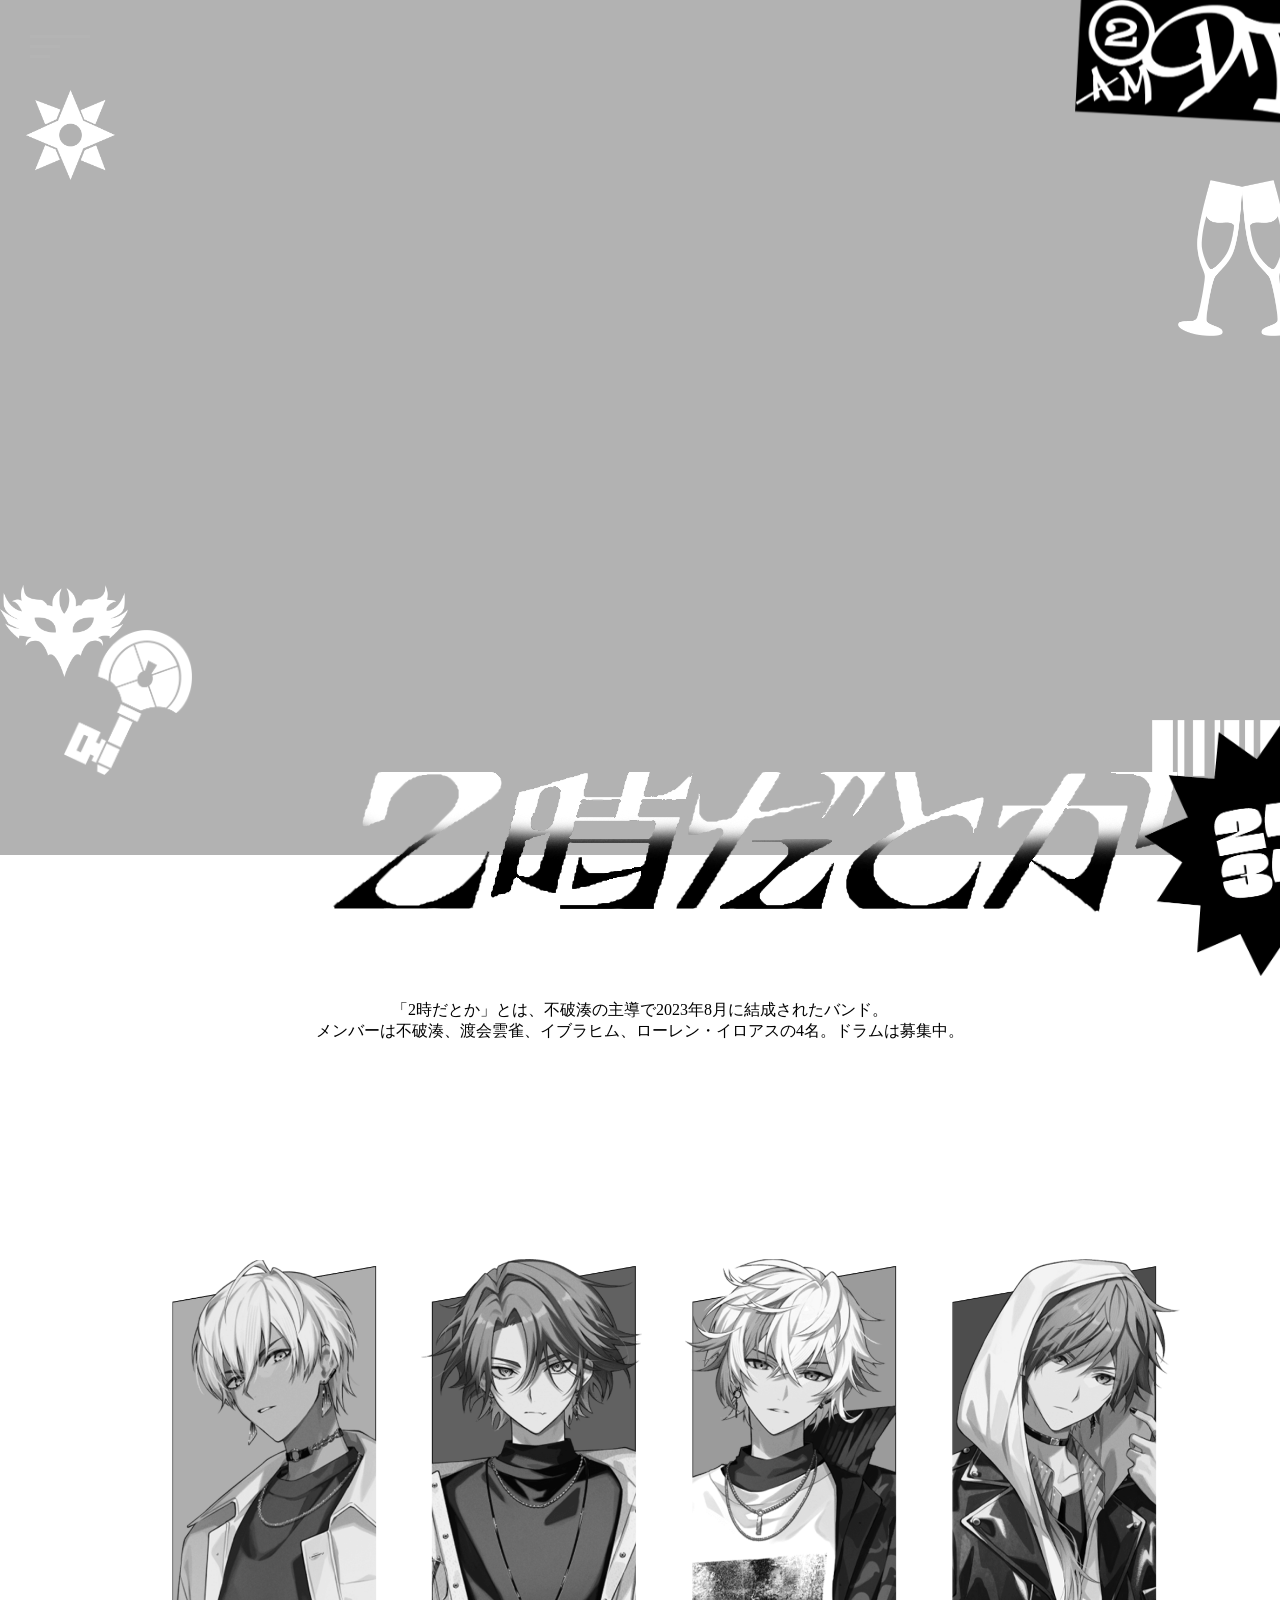
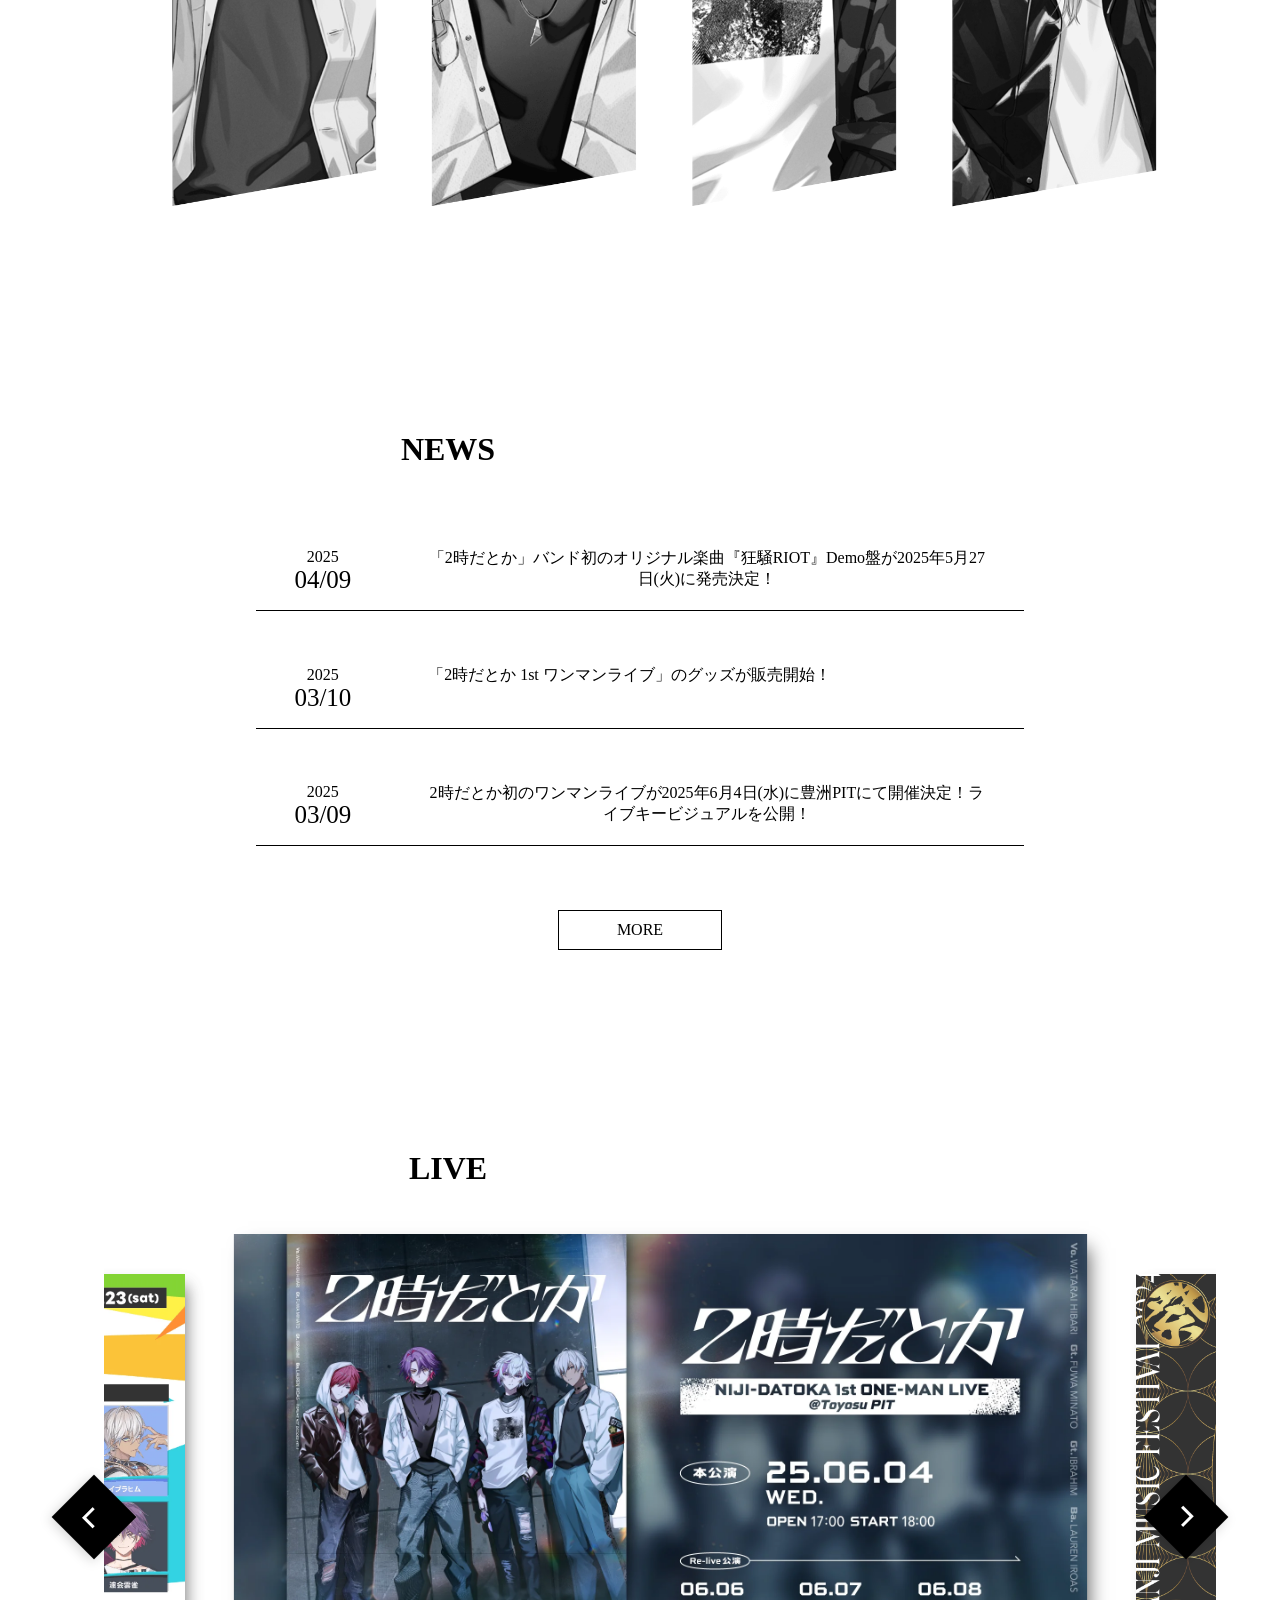
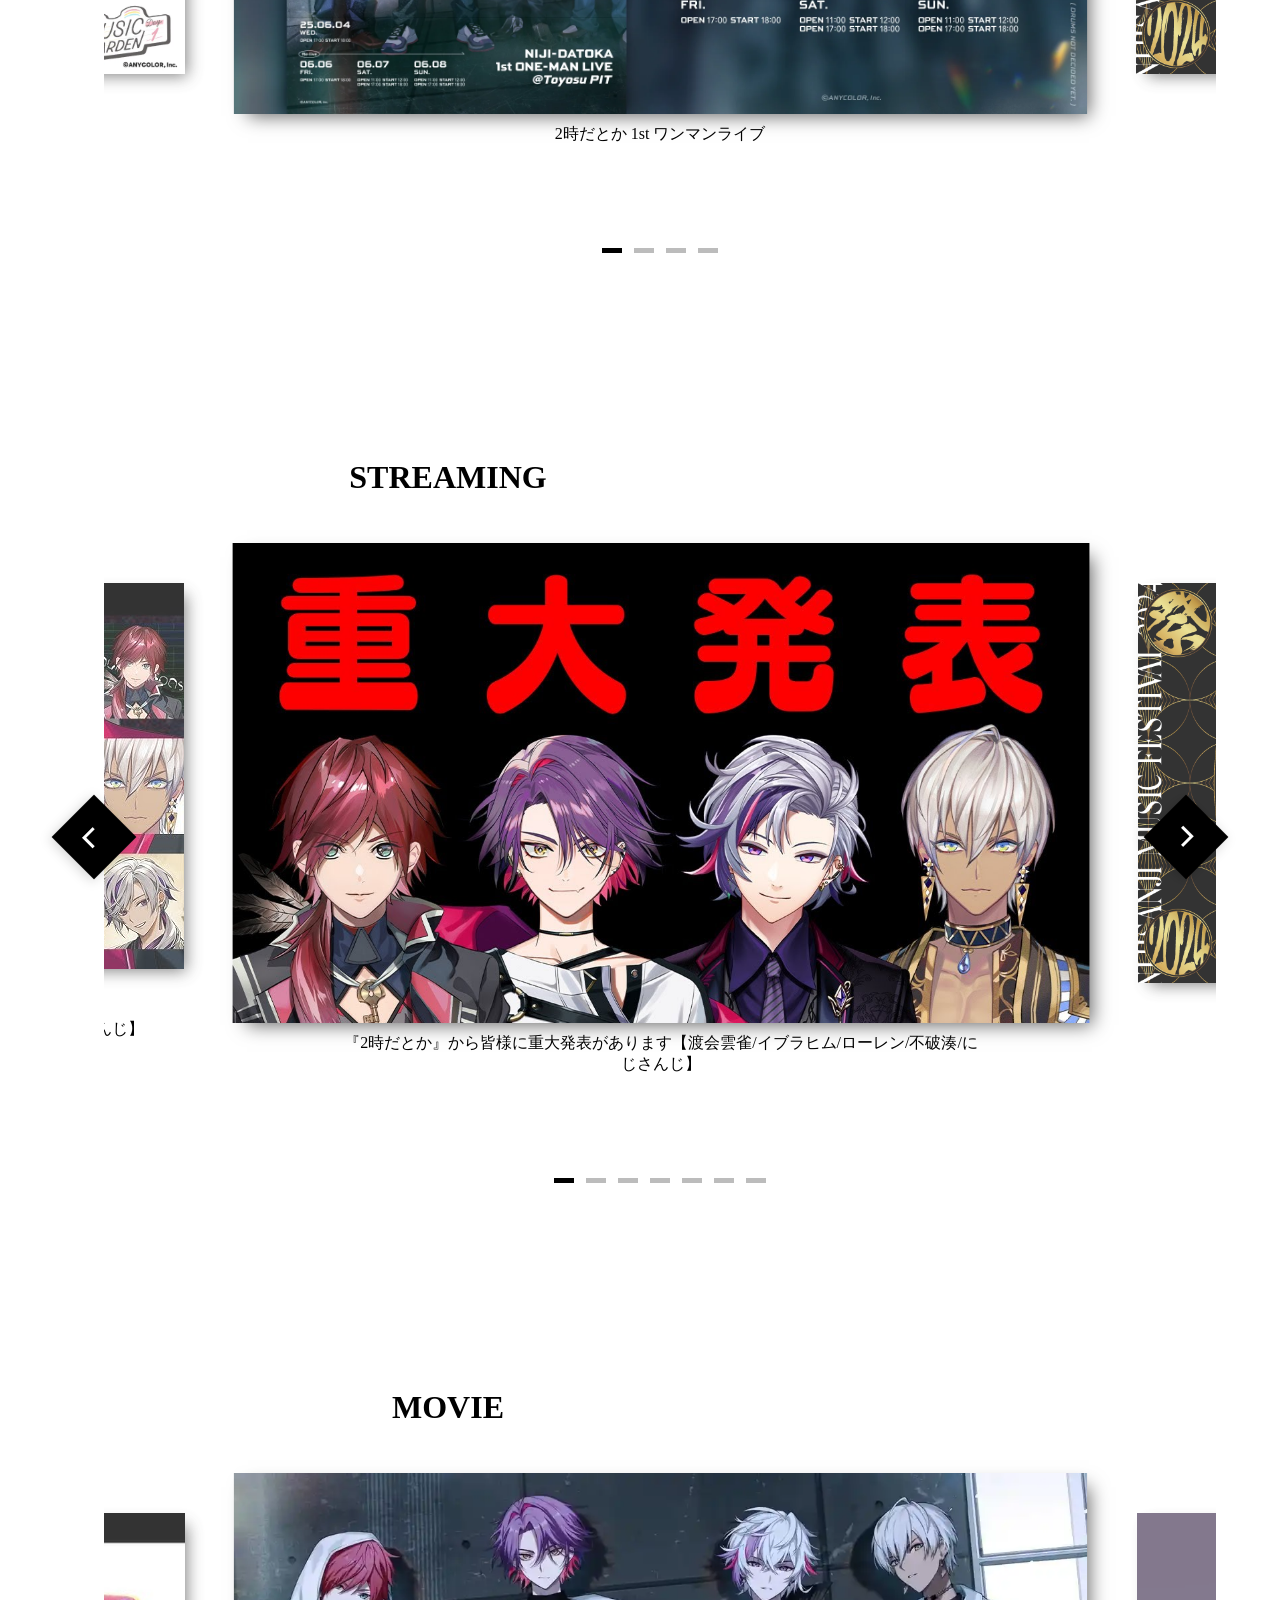
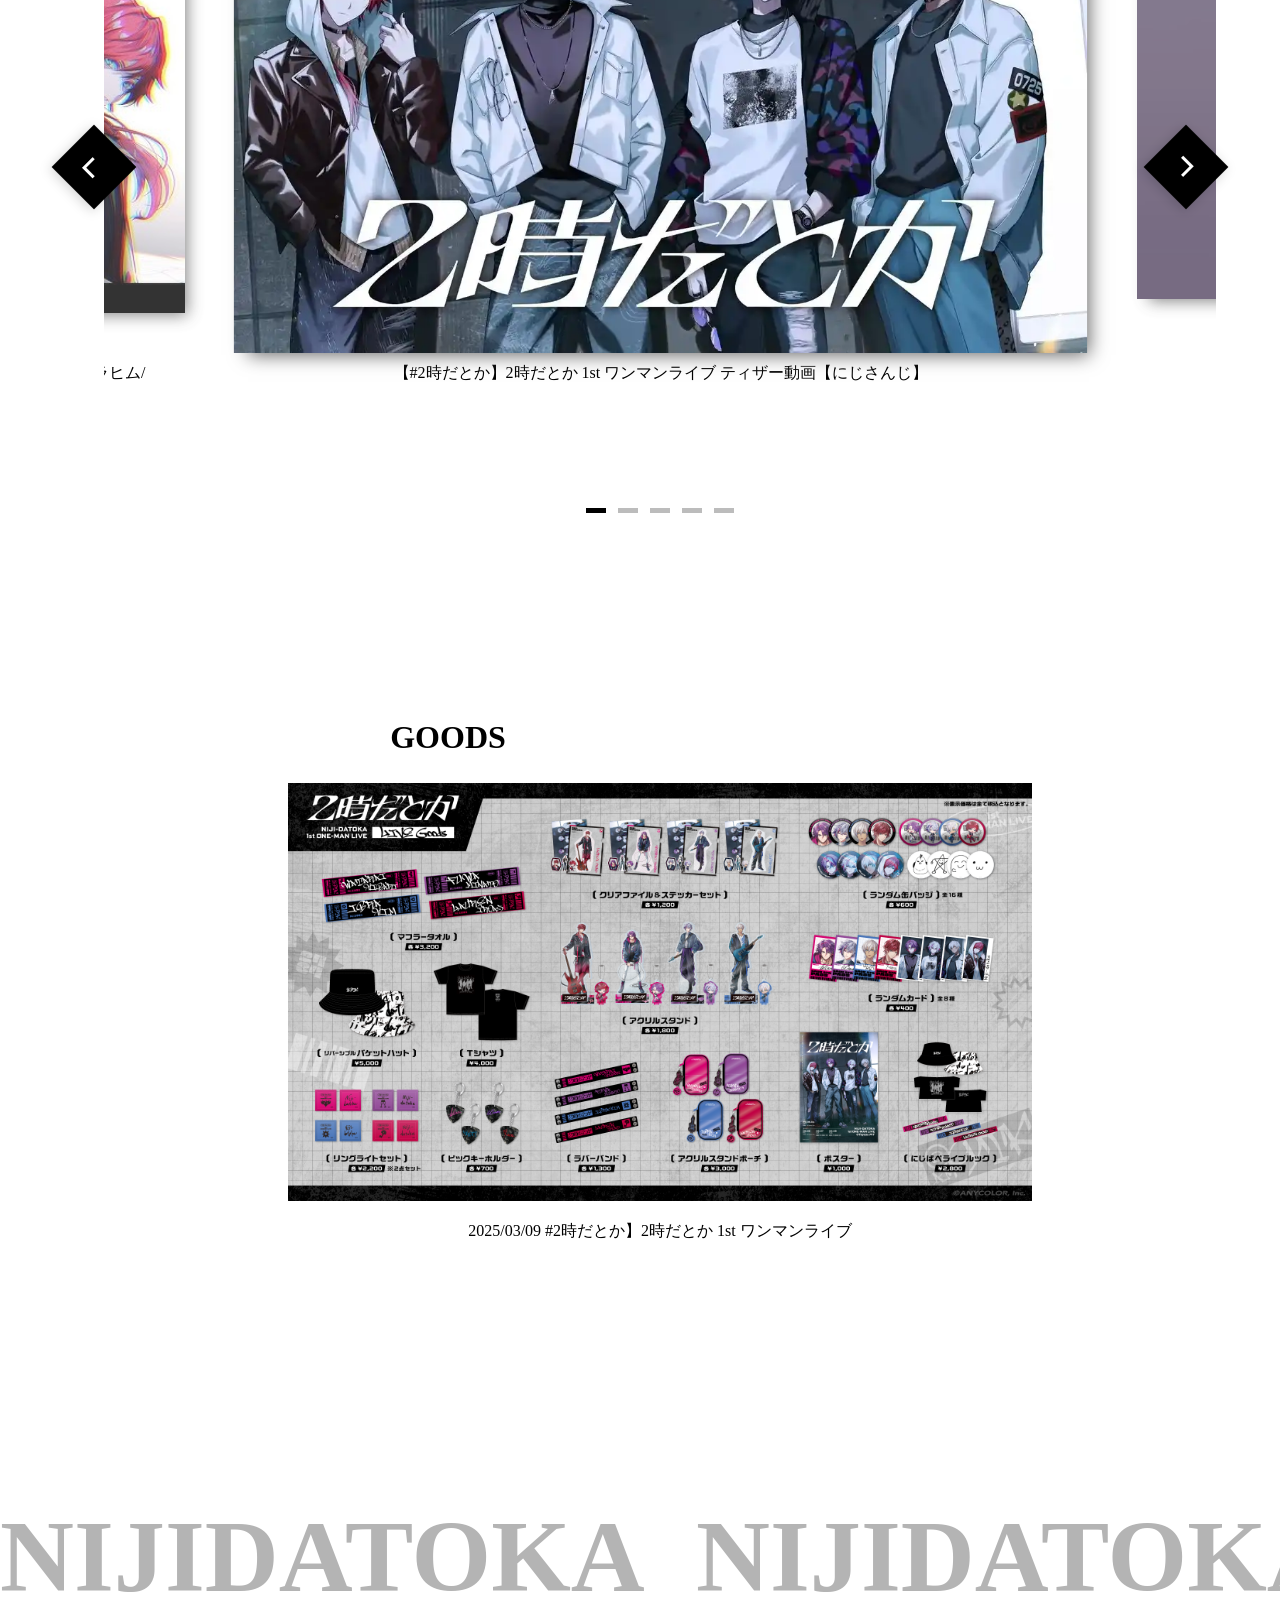
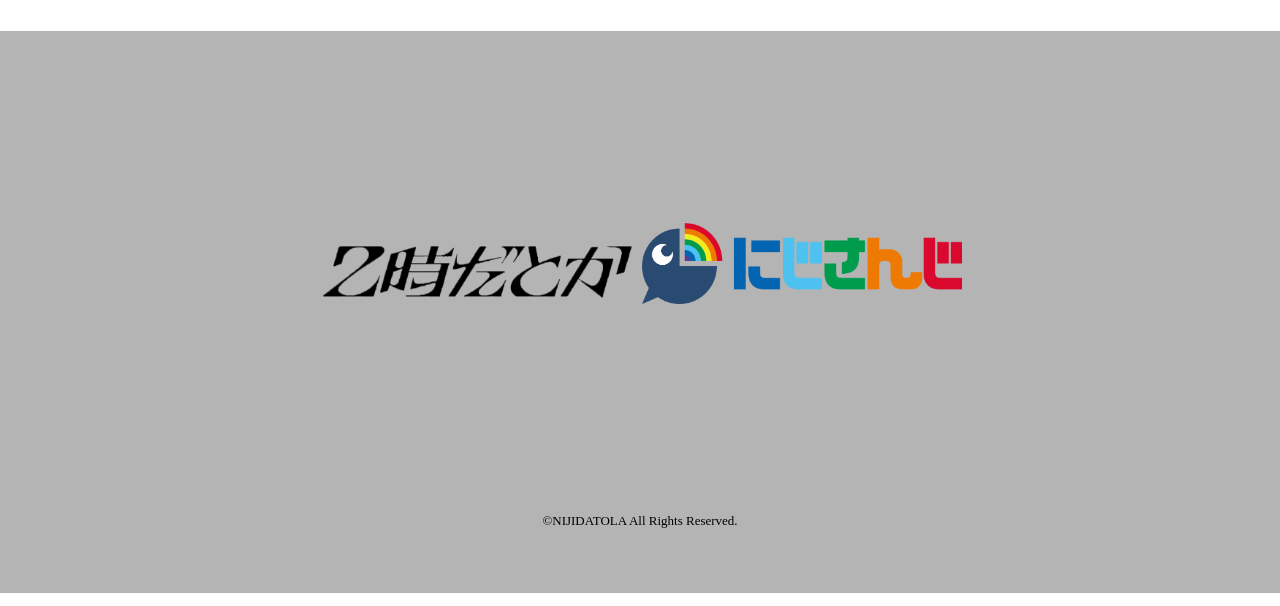
<file: index.html>
<!DOCTYPE html>
<html lang="ja">
<head>
    <meta charset="utf-8">
    <meta name="viewport" content="width=device-width,initial-scale=1">
    <title>2時だとか/HOME</title>
    <link rel="stylesheet" type="text/css" href="css/slick.css"/>
    <link rel="stylesheet" href="css/style.css">
    <meta name="robots" content="noindex" >

   
</head>

<body>
    <!--<div class="loader">
        <p class="txt"><img src="img/2時だとか/色付き.png"></p>
      </div>-->

      <div id="navArea">
        <nav>
            <div class="inner">
              <ul>
                    <li><a href="#">HOME</a></li>
                    <li>
                        <input type="checkbox" id="menu_bar01" />
                        <label for="menu_bar01" tabindex="0"><a href="#">PROFILE</a></label>
                          <ul class="dropdown__lists">
                            <li class="dropdown__list"><a href="fuwa.html">FUWA MINATO</a></li>
                            <li class="dropdown__list"><a href="hibari.html">WATARAI HIBARI</a></li>
                            <li class="dropdown__list"><a href="lauren.html">LAUREN IROAS</a></li>
                            <li class="dropdown__list"><a href="ibrahim.html">IBRAHIM</a></li>
                        </ul>
                        </li>
                    <li><a href="news.html">NEWS</a></li>
                    <li><a href="live.html">LIVE</a></li>
                    <li><a href="streaming.html">STREAMING</a></li>
                    <li><a href="movie.html">MOVIE</a></li>
                    <li><a href="goods.html">GOODS</a></li>
                </ul>
            </div>
          </nav>
          <div class="toggle_btn">
            <span></span>
            <span></span>
            <span></span>
          </div>
        
          <div id="mask"></div>
        
        </div>

        <div class="video-bg">
            <iframe
                src="https://www.youtube.com/embed/6AJiWhhjER8?autoplay=1&mute=1&playsinline=1&loop=1&playlist=6AJiWhhjER8&controls=0&disablekb=1&modestbranding=1&start=6&end=36"
                title="YouTube video player"
                frameborder="0"
                allow="accelerometer; autoplay; clipboard-write; encrypted-media; gyroscope; picture-in-picture; web-share"
                referrerpolicy="strict-origin-when-cross-origin"
                allowfullscreen
            ></iframe>
        </div>

        <img class="deco1" src="img/2時だとか/ステッカー2.png">
        <img class="deco2" src="img/2時だとか/ステッカー3.png">
        <img class="deco3" src="img/2時だとか/ステッカー.png">
        <img class="deco4" src="img/2時だとか/ステッカー渡会.png">
        <img class="deco5" src="img/2時だとか/ステッカー不破.png">
        <img class="deco6" src="img/2時だとか/ステッカーローレン.png">
        <img class="deco7" src="img/2時だとか/ステッカーイブラヒム.png">


        <h1><img src="img/2時だとか/rogo半々.png" width="100%"></h1>

        <div class="text fadein-bottom">
        <P>「2時だとか」とは、不破湊の主導で2023年8月に結成されたバンド。<br>
            メンバーは不破湊、渡会雲雀、イブラヒム、ローレン・イロアスの4名。ドラムは募集中。</P>
        </div>

<ul class="profile fadein-bottom">
    <li class="ibu"><a href="ibrahim.html"><img src="img/2時だとか/ibu.png"></a></li>
    <li class="hiba"><a href="hibari.html"><img src="img/2時だとか/hiba.png"></a></li>
    <li class="fuwa"><a href="fuwa.html"><img src="img/2時だとか/fuwa.png"></a></li>
    <li class="rore"><a href="lauren.html"><img src="img/2時だとか/rore.png"></a></li>
</ul>
  
<div class="kategori1 fadein-bottom">
<h2>NEWS</h2>
<div class="news">
<div class="naiyou">
    <p class="hiduke">2025 <br><span>04/09</span></p>
    <p class="text2">「2時だとか」バンド初のオリジナル楽曲『狂騒RIOT』Demo盤が2025年5月27日(火)に発売決定！</p>
    </div>
    <div class="naiyou">
    <p class="hiduke">2025<br><span>03/10</span></p>
    <p class="text2">「2時だとか 1st ワンマンライブ」のグッズが販売開始！</p>
    </div>
    <div class="naiyou">
    <p class="hiduke">2025<br><span>03/09</span></p>
    <p class="text2">2時だとか初のワンマンライブが2025年6月4日(水)に豊洲PITにて開催決定！ライブキービジュアルを公開！</p>
    </div>
</div>

<p class="kasou fadein-bottom"><a href="news.html">MORE</a></p>       
    
<div class="kategori2 fadein-bottom">
<h2>LIVE</h2>
<ul class="slider-3" id="js-slider-3">
    <li><a href="https://www.nijisanji.jp/events/2jidatoka_1st/"><img src="img/2時だとか/30865-1137-c3cffeb3df6e351fcd1b7906b99a7217-1920x1080.webp" ><p>2時だとか 1st ワンマンライブ</p></a></li>
    <li><a href="https://www.youtube.com/watch?v=GDxTC7vitP0&t=4912s"><img src="img/2時だとか/og-image.png"><p>にじさんじ歌謡祭2024 Day2</p></a></li>
    <li><a href="https://www.youtube.com/watch?v=ukdxGDE7Jyo&t=2955s"><img src="img/2時だとか/GLchdj4aUAA_5UR.jpg"><p>不破湊3Dライブ 「Shall We Dance ?」</p></a></li>
    <li><a href="https://www.youtube.com/watch?v=FoCAWFHV8FM&t=24012s"><img src="img/2時だとか/gardenstage_day1-4.webp"><p>にじフェス2023 Day1 MUSIC GARDENステージ</p></a></li>
</ul>
<div class="dots-3"></div>
</div>

    <div class="kategori3 fadein-bottom">
        <h2>STREAMING</h2>
        <ul class="slider-4" id="js-slider-4">
            <li><a href="https://www.youtube.com/watch?v=6zeiiRZ3nZk"><img src="img/2時だとか/maxresdefault.jpg"><p>『2時だとか』から皆様に重大発表があります【渡会雲雀/イブラヒム/ローレン/不破湊/にじさんじ】
            </p></a></li>
            <li><a href="https://www.youtube.com/watch?v=GDxTC7vitP0&t=4912s"><img src="img/2時だとか/og-image.png"><p>【ライブ本編】にじさんじ歌謡祭2024 Day2 / 無料パート #にじ歌謡祭2024
            </p></a></li>
            <li><a href="https://www.youtube.com/watch?v=ukdxGDE7Jyo&t=2955s"><img src="img/2時だとか/GLchdj4aUAA_5UR.jpg"><p>【#不破湊3Dライブ】Shall We Dance ? ※重大発表アリ【にじさんじ】</p></a></li>
            <li><a href="https://www.youtube.com/watch?v=0O_IY-zKeoo&list=PLfAt_7LgxGzbwSFSLgaf_rSuNSosTsQJA&index=6"><img src="img/2時だとか/hq720.jpg"><p>SPY RUMBLE【#GALSだとか】この中にスパイがいます【不破湊/にじさんじ 】</p></a></li>
            <li><a href="https://www.youtube.com/watch?v=zgQqh2OSUjI&list=PLfAt_7LgxGzbwSFSLgaf_rSuNSosTsQJA&index=7"><img src="img/2時だとか/hq720 (2).jpg"><p>SPY RUMBLE 【SPY RUMBLE】新感覚アクション人狼ゲーム!?【にじさんじの皆さんと】</p></a></li>
            <li><a href="https://www.youtube.com/watch?v=BmIXlseODHI&list=PLfAt_7LgxGzbwSFSLgaf_rSuNSosTsQJA&index=5"><img src="img/2時だとか/sddefault.jpg"><p>SPY RUMBLE 【#GALSだとか】—人狼は俺です— SPY RUMBLE 【ローレン・イロアス/にじさんじ】</p></a></li>
            <li><a href="https://www.youtube.com/watch?v=CbgPSoaHcqg"><img src="img/2時だとか/hq720 (1).jpg"><p>SPY RUMBLE【#GALSだとか】SPY RUMBLEをやっていく【渡会雲雀/にじさんじ】</p></a></li>
        </ul>
            <div class="dots-4"></div>
    </div>

            <div class="kategori4 fadein-bottom">
                <h2>MOVIE</h2>
                <ul class="slider-5" id="js-slider-5">
                    <li><a href="https://www.youtube.com/watch?v=dQjXE3CAP7I"><img src="img/2時だとか/nijisanji.webp"><p>【#2時だとか】2時だとか 1st ワンマンライブ ティザー動画【にじさんじ】</p></a></li>
                    <li><a href="https://www.youtube.com/shorts/7tcmkxHRUWI"><img src="img/2時だとか/hq720 (3).jpg"><p>2時だとか練習後雑談 #shorts 【不破湊/にじさんじ】</p></a></li>
                    <li><a href="https://www.youtube.com/watch?v=pVipikAS0oI"><img src="img/2時だとか/maxresdefault (2).jpg"><p>Documentary of NIJIFES'23 #にじフェス2023</p></a></li>
                    <li><a href="https://www.youtube.com/watch?v=8Xb117XQUqM&t=712s"><img src="img/2時だとか/hq720 (5).jpg" ><p> 【総額●●●万】遂にライブ決定！！俺たちの相棒（ギター＆ベース）が決まりました！！【#にじさんじバンド】</p></a></li>
                    <li><a href="https://www.youtube.com/watch?v=6AJiWhhjER8"><img src="img/2時だとか/hq720 (6).jpg"><p>【初ライブ決定】#にじさんじバンド 始動キービジュアル公開【不破湊/渡会雲雀/イブラヒム/ローレン】</p></a></li>
                </ul>
                <div class="dots-5"></div>
            </div>

                    <div class="kategori5 fadein-bottom">
                        <h2>GOODS</h2>
                        <ul class="goods">
                            <li class="ibu"><img src="img/2時だとか/2時だとかグッズ/goods_list.png"><p>2025/03/09 #2時だとか】2時だとか 1st ワンマンライブ</p></li>

                        </ul>
                    </div>

                            <ul class="scroll-list">
                                <li>NIJIDATOKA</li>
                                <li>NIJIDATOKA</li>
                                <li>NIJIDATOKA</li>
                            </ul>
<div class="kategori6">
    <a href="index.html"><img src="img/2時だとか/rogo.png" width="25%"></a>
    <a href="https://www.nijisanji.jp/"><img src="img/2時だとか/にじさんじロゴ-1.png" width="25%"></a>
    <p class="copi">©NIJIDATOLA All Rights Reserved.</p>
</div>

    <script src="https://code.jquery.com/jquery-3.6.0.min.js"></script>
    <script type="text/javascript" src="js/slick.min.js"></script>
    <script src="js/script.js"></script>
    

        </body>
        </html>
</file>
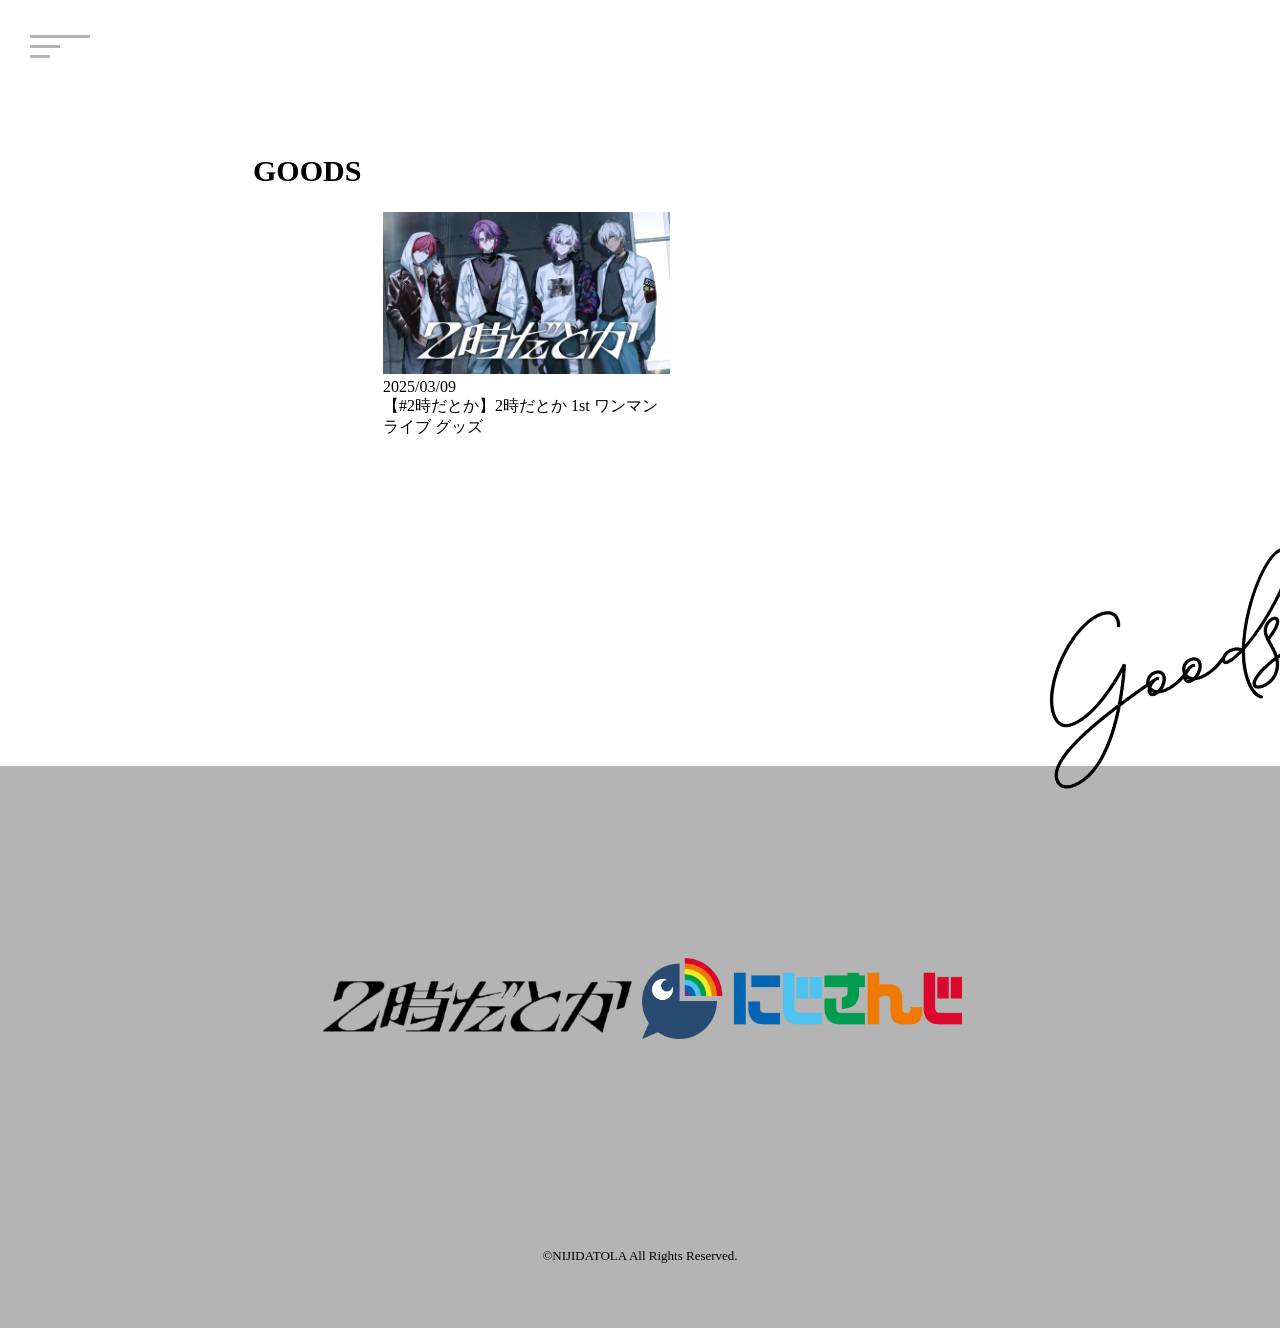
<file: goods.html>
<!DOCTYPE html>
<html lang="ja">
<head>
    <meta charset="utf-8">
    <meta name="viewport" content="width=device-width,initial-scale=1">
    <title>2時だとか/LAUREN・IROAS</title>
    <link rel="stylesheet" type="text/css" href="css/slick.css"/>
    <link rel="stylesheet" href="css/goods.css">


   
</head>
<body>
    <div id="navArea">
        <nav>
            <div class="inner">
              <ul>
                    <li><a href="index.html">HOME</a></li>
                    <li>
                        <input type="checkbox" id="menu_bar01" />
                        <label for="menu_bar01" tabindex="0"><a href="#">PROFILE</a></label>
                          <ul class="dropdown__lists">
                            <li class="dropdown__list"><a href="fuwa.html">FUWA MINATO</a></li>
                            <li class="dropdown__list"><a href="hibari.html">WATARAI HIBARI</a></li>
                            <li class="dropdown__list"><a href="lauren.html">LAUREN IROAS</a></li>
                            <li class="dropdown__list"><a href="ibrahim.html">IBRAHIM</a></li>
                        </ul>
                        </li>
                    <li><a href="news.html">NEWS</a></li>
                    <li><a href="live.html">LIVE</a></li>
                    <li><a href="streaming.html">STREAMING</a></li>
                    <li><a href="movie.html">MOVIE</a></li>
                    <li><a href="goods.html">GOODS</a></li>
                </ul>
            </div>
          </nav>
          <div class="toggle_btn">
            <span></span>
            <span></span>
            <span></span>
          </div>
          <div id="mask"></div>
        </div>


        <div class="kategori1">
          <h2>GOODS</h2>
                  <ul class="boxcontent">
                      <li class="box"><a href="https://shop.nijisanji.jp/TAG_595"><img src="img/2時だとか/nijisanji.webp"><br><p>2025/03/09 <br>【#2時だとか】2時だとか 1st ワンマンライブ グッズ</p></a></li>
                  </ul>
          </div>
          
          
          <div class="goodstext"><img src="img/2時だとか/goodstext.png"></div>
          <div class="kategori2">
            <a href="goods.html"><img src="img/2時だとか/rogo.png" width="25%"></a>
            <a href="https://www.nijisanji.jp/"><img src="img/2時だとか/にじさんじロゴ-1.png" width="25%"></a>
              <p class="copi">©NIJIDATOLA All Rights Reserved.</p>
          </div>
          <script src="https://code.jquery.com/jquery-3.6.0.min.js"></script>
          <script type="text/javascript" src="js/slick.min.js"></script>
          <script src="js/script.js"></script>
          </body>
          </html>
</file>
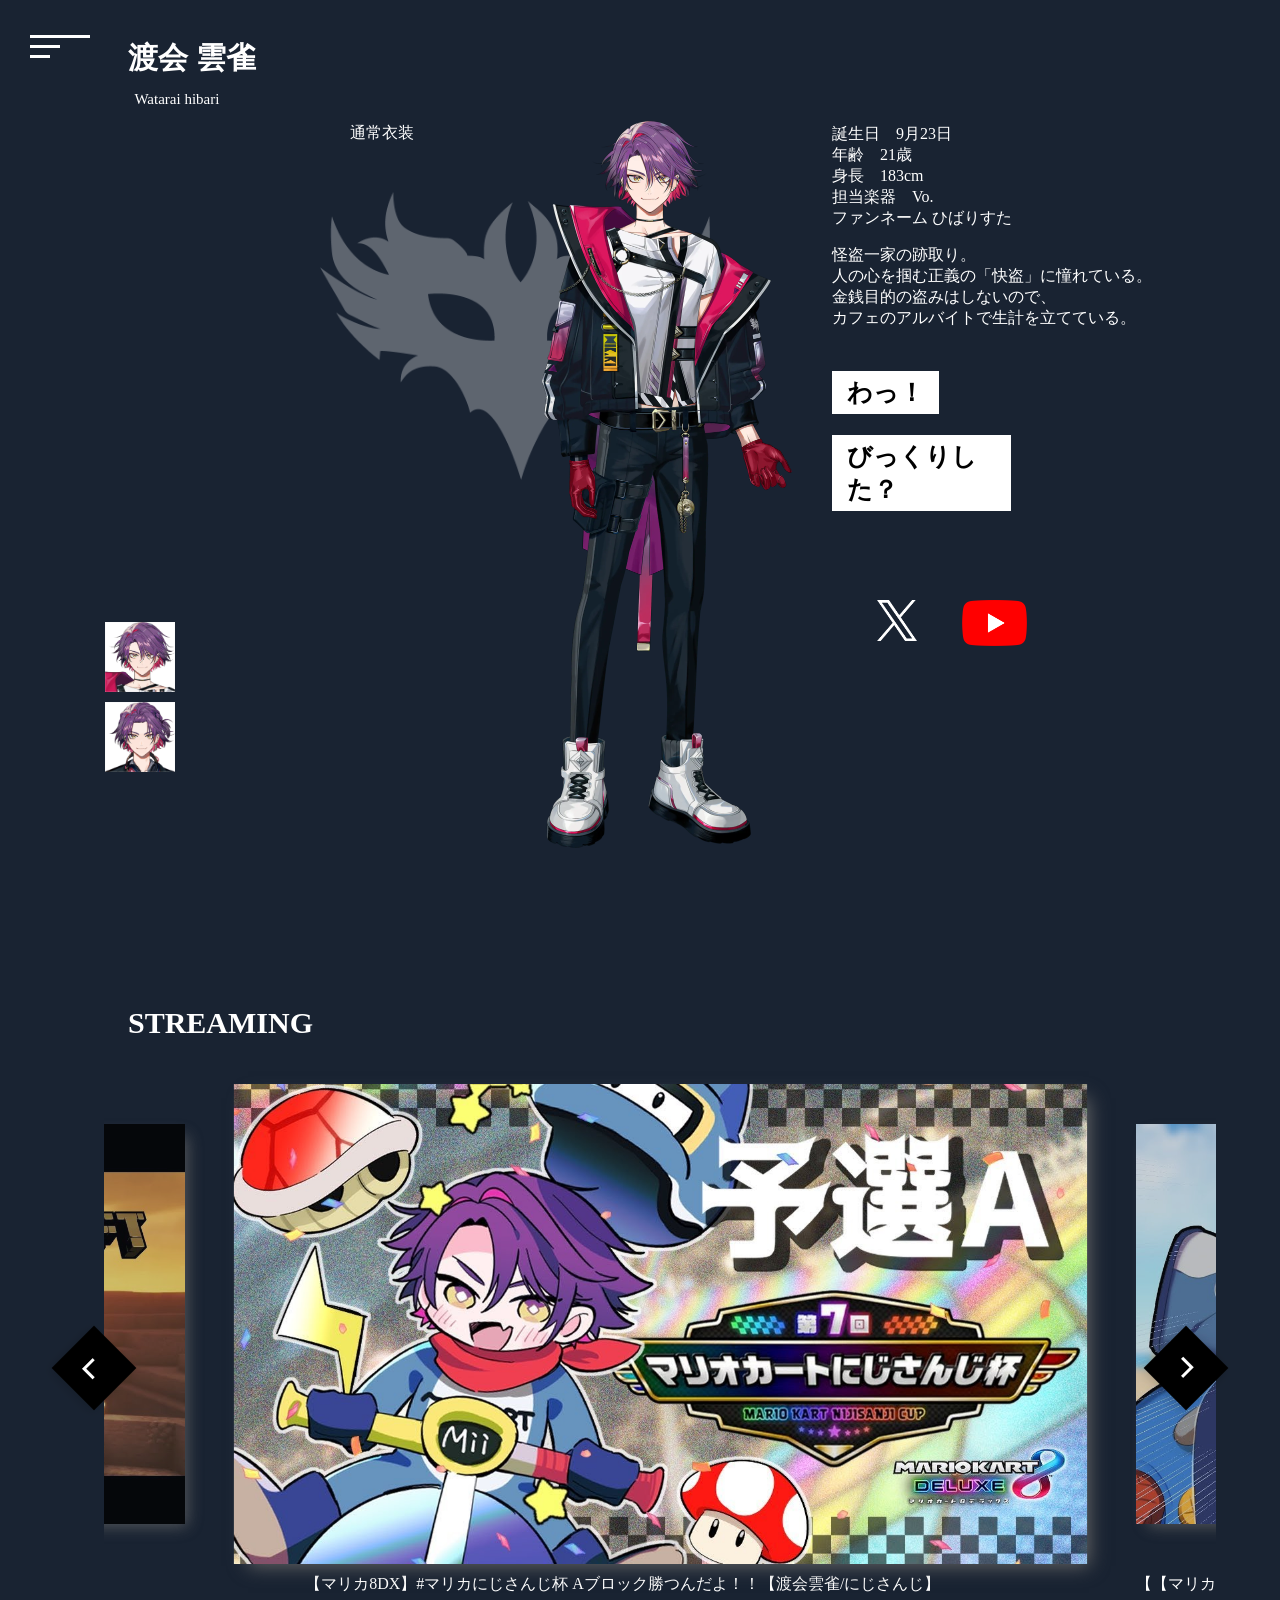
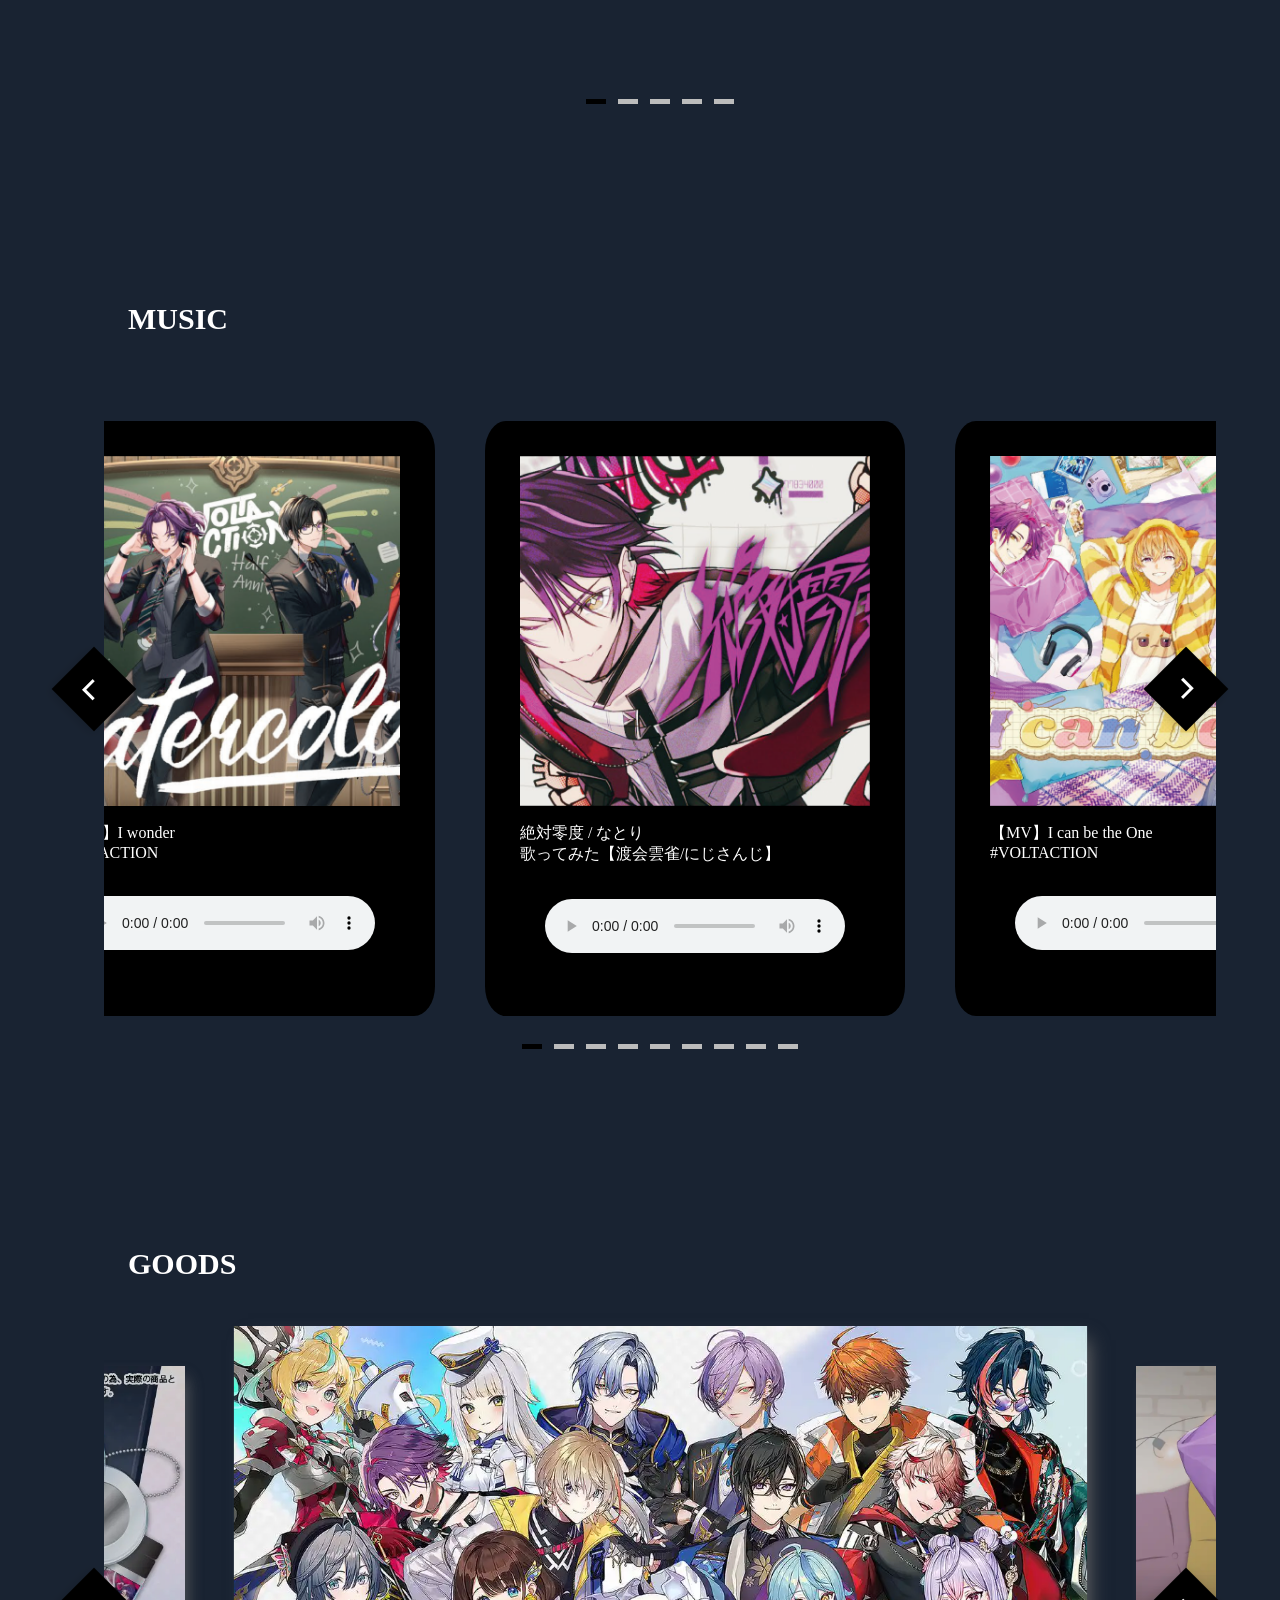
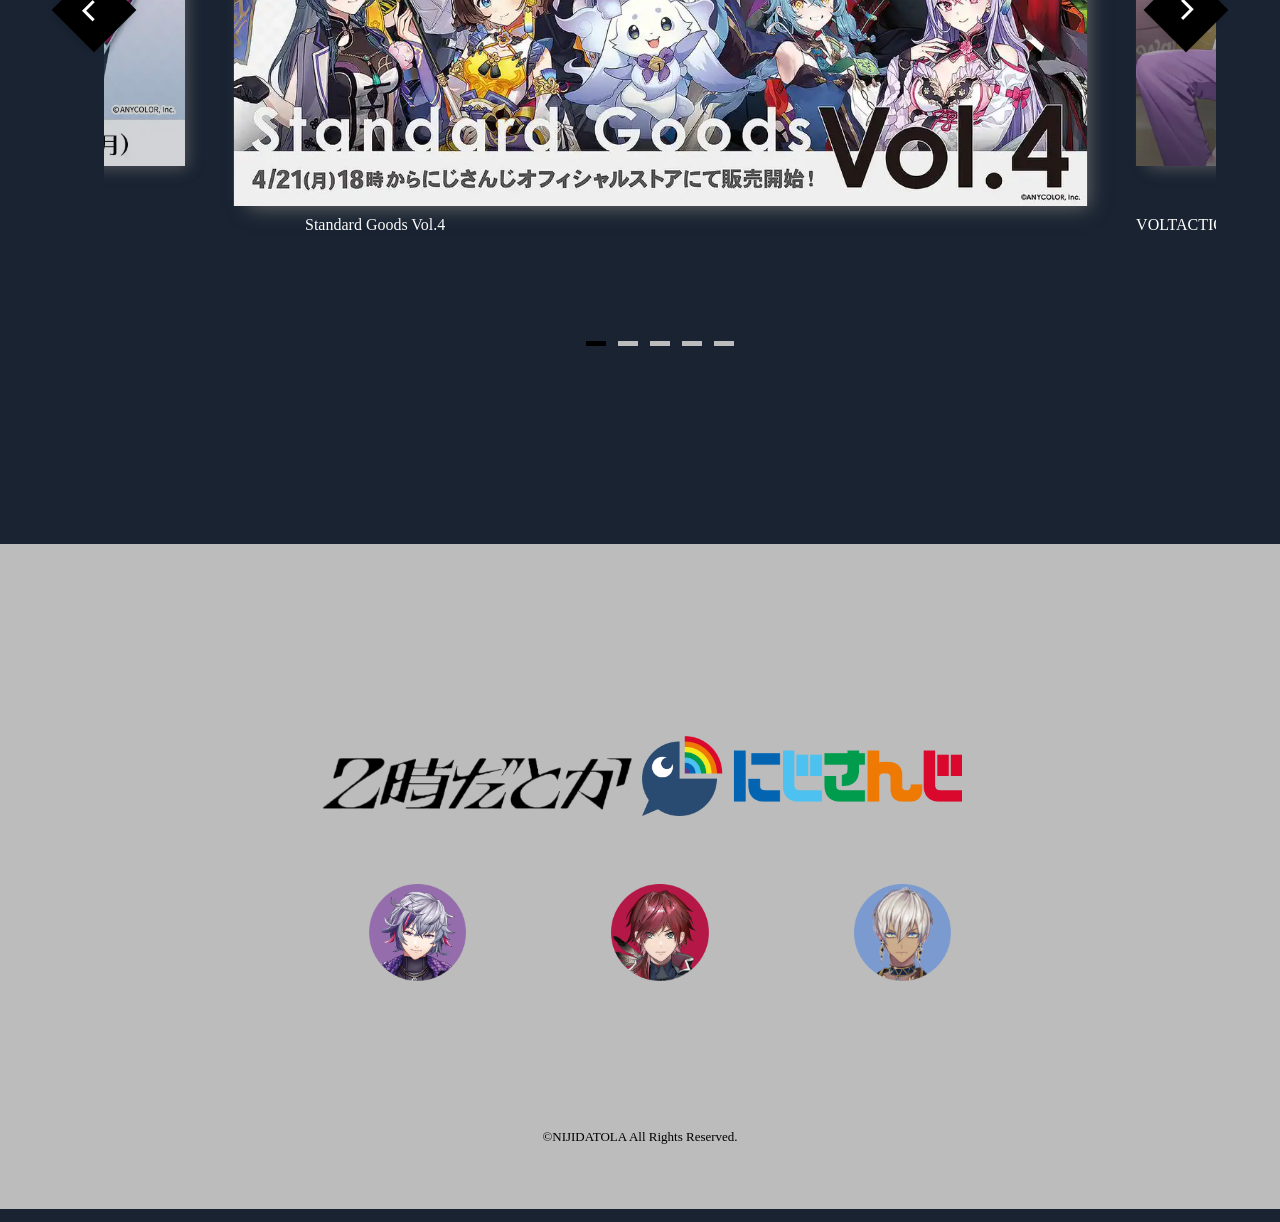
<file: hibari.html>
<!DOCTYPE html>
<html lang="ja">
<head>
    <meta charset="utf-8">
    <meta name="viewport" content="width=device-width,initial-scale=1">
    <title>2時だとか/WATARAI HIBARI</title>
    <link rel="stylesheet" type="text/css" href="css/slick.css"/>
    <link rel="stylesheet" href="css/hibari.css">


   
</head>
<body>
    <div id="navArea">
        <nav>
            <div class="inner">
              <ul>
                    <li><a href="index.html">HOME</a></li>
                    <li>
                        <input type="checkbox" id="menu_bar01" />
                        <label for="menu_bar01" tabindex="0"><a href="#">PROFILE</a></label>
                          <ul class="dropdown__lists">
                            <li class="dropdown__list"><a href="fuwa.html">FUWA MINATO</a></li>
                            <li class="dropdown__list"><a href="hibari.html">WATARAI HIBARI</a></li>
                            <li class="dropdown__list"><a href="lauren.html">LAUREN IROAS</a></li>
                            <li class="dropdown__list"><a href="ibrahim.html">IBRAHIM</a></li>
                        </ul>
                        </li>
                    <li><a href="news.html">NEWS</a></li>
                    <li><a href="live.html">LIVE</a></li>
                    <li><a href="streaming.html">STREAMING</a></li>
                    <li><a href="movie.html">MOVIE</a></li>
                    <li><a href="goods.html">GOODS</a></li>
                </ul>
            </div>
          </nav>
          <div class="toggle_btn">
            <span></span>
            <span></span>
            <span></span>
          </div>
          <div id="mask"></div>
        </div>


    <div class="hiba_content">
        <h2>渡会 雲雀</h2>
        <h3>Watarai hibari</h3>
    
        <div class="hibatext">
            <div class="hibasyokai">
                <p>誕生日　9月23日<br>
                        年齢　21歳<br>
                        身長　183cm<br>
                        担当楽器　Vo.<br>
                ファンネーム ひばりすた</p>
                <p>怪盗一家の跡取り。<br>
                    人の心を掴む正義の「快盗」に憧れている。<br>
                    金銭目的の盗みはしないので、<br>
                    カフェのアルバイトで生計を立てている。</p>
              </div>
              <div class="hibaserifu">
                <p>わっ！</p>
                    <p>びっくりした？</p>
              </div>
        </div>
        <div class="hoka">
            <ul>
                <li><a href="https://x.com/watarai_hibari"><img src="img/2時だとか/logo-white.png" width="40px"></a></li>
                <li><a href="https://www.youtube.com/channel/UC4l9gz3q65lTBFfFtW5LLeA"><img src="img/2時だとか/youtube_social_icon_red.png" width="65px"></a></li>
            </ul>
        </div>

        <img class="deco" src="img/2時だとか/ステッカー渡会.png">

        <div class="tabs">
            <input id="hibatujo" type="radio" name="tab_item" checked>
            <label class="tab_item" for="hibatujo"><img src="img/渡会/hibatujo.png"></label>

            <input id="hibagakusei" type="radio" name="tab_item">
            <label class="tab_item" for="hibagakusei"><img src="img/渡会/hibagakusei.png"></label>


        <div class="tab_content" id="hibatujo_content">
            <div class="tab_content_description">
              <p class="c-txtsp">通常衣装</p>
              <img class="hibatatie" src="img/渡会/nijisanji.webp" width="250px">
            </div>
        </div>

            <div class="tab_content" id="hibagakusei_content">
                <div class="tab_content_description">
                  <p class="c-txtsp">学生服</p>
                  <img class="hibagakuseitatie" src="img/渡会/liver-full-body_Hibari_Watarai_costume3.png"width="230px" >
                </div>
            </div>

                </div>

                    </div>
          </div>
    </div>
    </div>
    


    <div class="kategori1 fadein-bottom">
        <h2>STREAMING</h2>
        <ul class="slider-4" id="js-slider-4">
            <li><a href="https://www.youtube.com/watch?v=dK9YFrEbNLc"><img src="img/渡会/samune1.jpg" ><p>【マリカ8DX】#マリカにじさんじ杯 Aブロック勝つんだよ！！【渡会雲雀/にじさんじ】</p></a></li>
            <li><a href="https://www.youtube.com/watch?v=YUhd-kHNFO8"><img src="img/渡会/samune2.jpg"><p>【【マリカ8DX】#マリカにじさんじ杯 対人練習だろうが！！【渡会雲雀/にじさんじ】</p></a></li>
            <li><a href="https://www.youtube.com/watch?v=oA503U9y8Q8"><img src="img/渡会/samune3.jpg"><p>【マリカ8DX】#マリカにじさんじ杯 練習しようよ【渡会雲雀/にじさんじ】</p></a></li>
            <li><a href="https://www.youtube.com/watch?v=RHzhwrHAWkA"><img src="img/渡会/samune4.jpg"><p>【マリカ8DX】どうもお久しぶりです。ペーパードライバーHI★BA★RI【渡会雲雀/にじさんじ】</p></a></li>
            <li><a href="https://www.youtube.com/watch?v=RO8FlNhoKJw"><img src="img/渡会/samune5.jpg"><p>【【マイクラ】超チルなマイクラ配信【渡会雲雀/にじさんじ】</p></a></li>
        </ul>
        <div class="dots-4"></div>
        </div>


        <div class="kategori2 fadein-bottom">
            <h2>MUSIC</h2>
            <ul class="slider-3" id="js-slider-3">
                <li><a href="https://www.youtube.com/watch?v=V5llB91AYFY"><img src="img/渡会/music1.png" ><p>絶対零度 / なとり<br> 歌ってみた【渡会雲雀/にじさんじ】</p></a>
                    <audio controls src="img/渡会/" type="audio/mp3"></audio></li>
                <li><a href="https://www.youtube.com/watch?v=3ne78_oczho"><img src="img/渡会/music4.png"><p>【MV】I can be the One<br>#VOLTACTION</p></a>
                    <audio controls src="img/渡会/" type="audio/mp3"></audio></li>
                <li><a href="https://www.youtube.com/watch?v=CXxLUKQJK-Y"><img src="img/渡会/music9.png"><p>アイドル / YOASOBI<br>歌ってみた【渡会雲雀/にじさんじ】</p></a>
                    <audio controls src="img/渡会/" type="audio/mp3"></audio></li>
                <li><a href="https://www.youtube.com/watch?v=-a2J6ekNfjk"><img src="img/渡会/music8.png"><p>Bunny Girl<br> 渡会雲雀＆四季凪アキラ (Cover)</p></a>
                    <audio controls src="img/渡会/" type="audio/mp3">VVS</audio></li>
                <li><a href="https://www.youtube.com/watch?v=X6YBXuUVh5E"><img src="img/渡会/music3.png"><p>MV】TAKE ACTION<br> #VOLTACTION</p></a>
                    <audio controls src="img/渡会/" type="audio/mp3"></audio></li>
                <li><a href="https://www.youtube.com/watch?v=IY-rMEJXWUs"><img src="img/渡会/music5.png"><p>【MV】De Lu Lu<br>#VOLTACTION</p></a>
                    <audio controls src="img/渡会/" type="audio/mp3"></audio></li>
                <li><a href="https://www.youtube.com/watch?v=KAKO4fu_eAw"><img src="img/渡会/music7.png"><p>【MV】ファミリア<br>にじさんじ</p></a>
                    <audio controls src="img/渡会/" type="audio/mp3">overdose</audio></li>
                <li><a href="https://www.youtube.com/watch?v=hvQO6pjF93M"><img src="img/渡会/music2.png"><p>Beyond the way<br>SIN-CHRONICITY cover</p></a>
                    <audio controls src="img/渡会/" type="audio/mp3"></audio></li>
                <li><a href="https://www.youtube.com/watch?v=5VpywEX0fBo"><img src="img/渡会/music6.png"><p>【cover】I wonder<br>#VOLTACTION</p></a>
                    <audio controls src="img/渡会/" type="audio/mp3"></audio></li>

            </ul>
            <div class="dots-3"></div>
            </div>

            <div class="kategori3 fadein-bottom">
                <h2>GOODS</h2>
                <ul class="slider-5" id="js-slider-5">
                    <li><img src="img/渡会/goods1.webp" ><p>Standard Goods Vol.4</p></li>
                    <li><img src="img/渡会/goods2.webp"><p>VOLTACTION Pajama Party!</p></li>
                    <li><img src="img/渡会/goods3.webp"><p>お目覚めボイス</p></li>
                    <li><img src="img/渡会/goods4.webp"><p>2時だとか 1st ワンマンライブグッズ</p></li>
                    <li><img src="img/渡会/goods5.webp"><p>にじさんじダーツコラボグッズ</p></li>
                </ul>
                <div class="dots-5"></div>
                </div>

        <div class="kategori4 ">
            <a href="hubari.html"><img src="img/2時だとか/rogo.png" width="25%"></a>
            <a href="https://www.nijisanji.jp/"><img src="img/2時だとか/にじさんじロゴ-1.png" width="25%"></a>
            <ul>
                <li><a href="fuwa.html"><img src="img/2時だとか/fuwaicon.png" width="40%"></a></li>
                <li><a href="lauren.html"><img src="img/2時だとか/roreicon.png" width="40%"></a></li>
                <li><a href="ibrahim.html"><img src="img/2時だとか/ibicon.png" width="40%"></a></li>
            </ul>
            <p class="copi">©NIJIDATOLA All Rights Reserved.</p>
            </div>



      <script src="https://code.jquery.com/jquery-3.6.0.min.js"></script>
      <script type="text/javascript" src="js/slick.min.js"></script>
      <script src="js/lauren.js"></script>

</body>
</html>
</file>
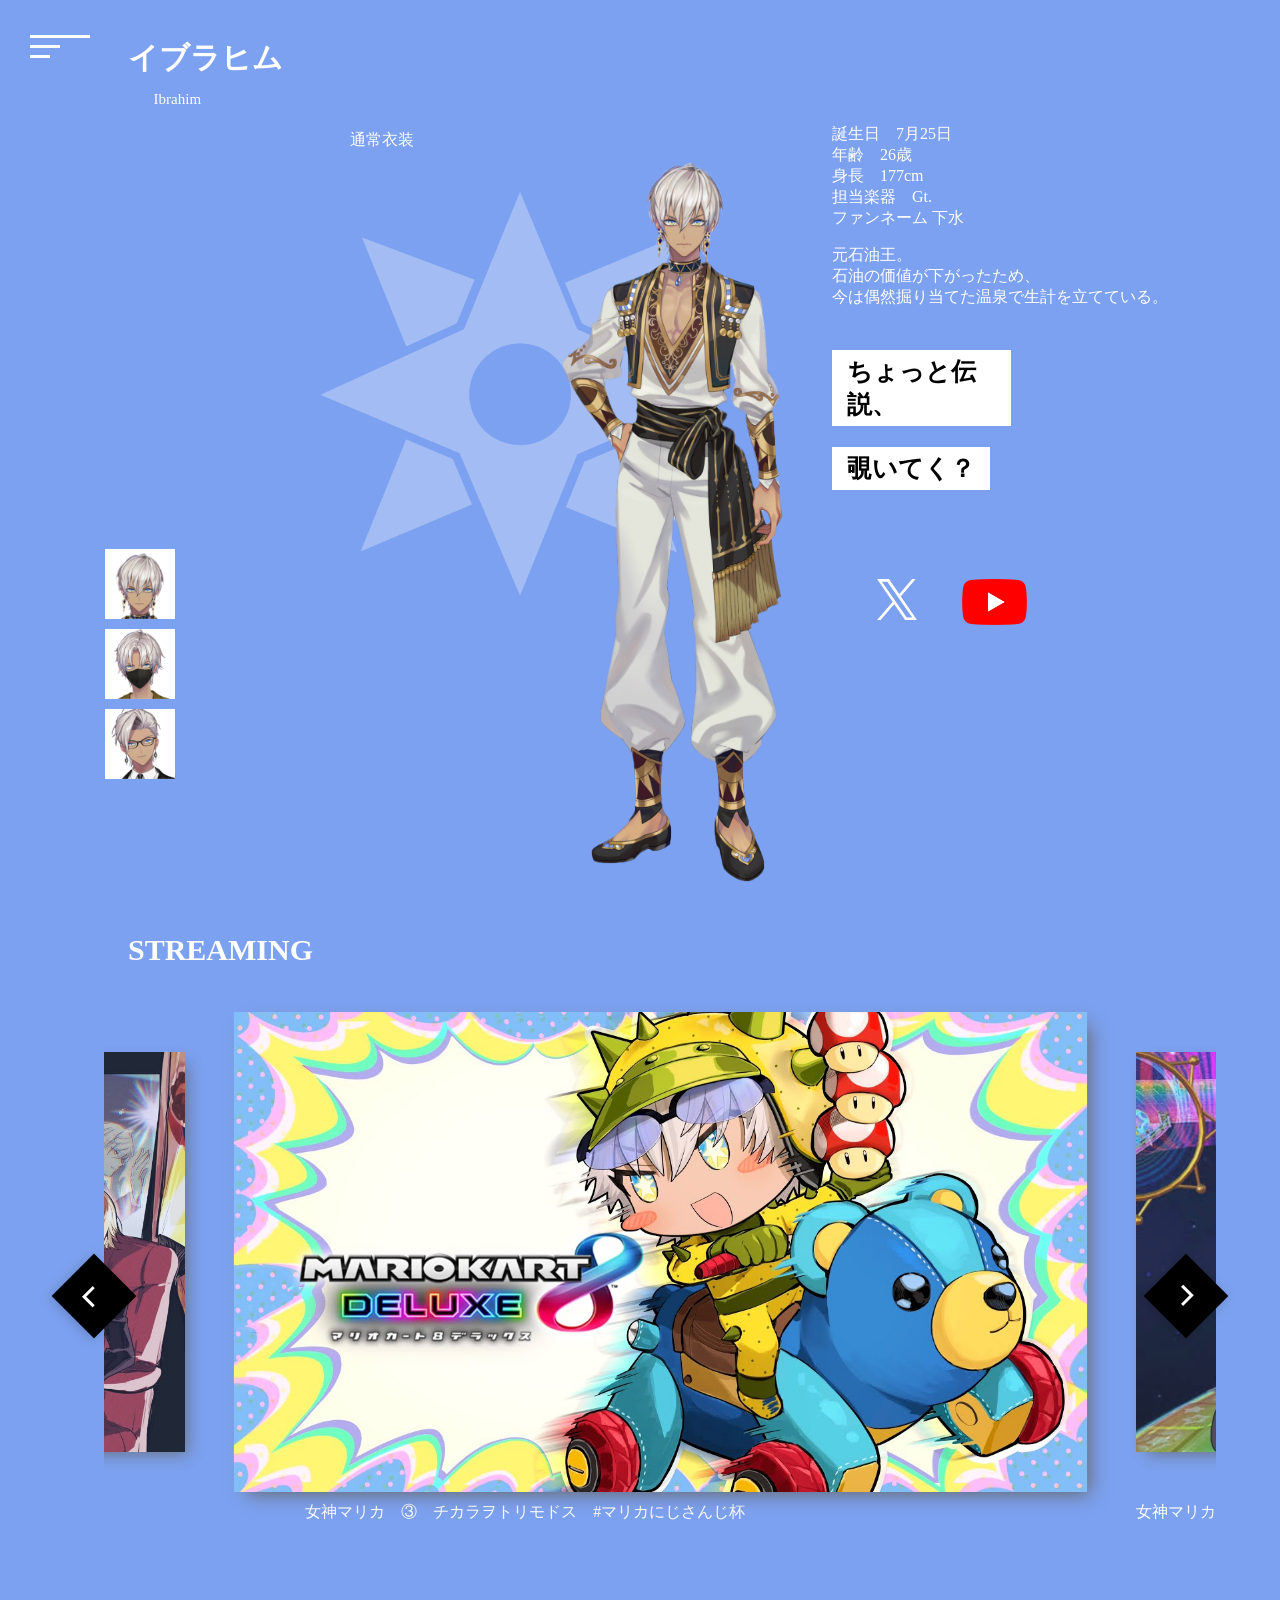
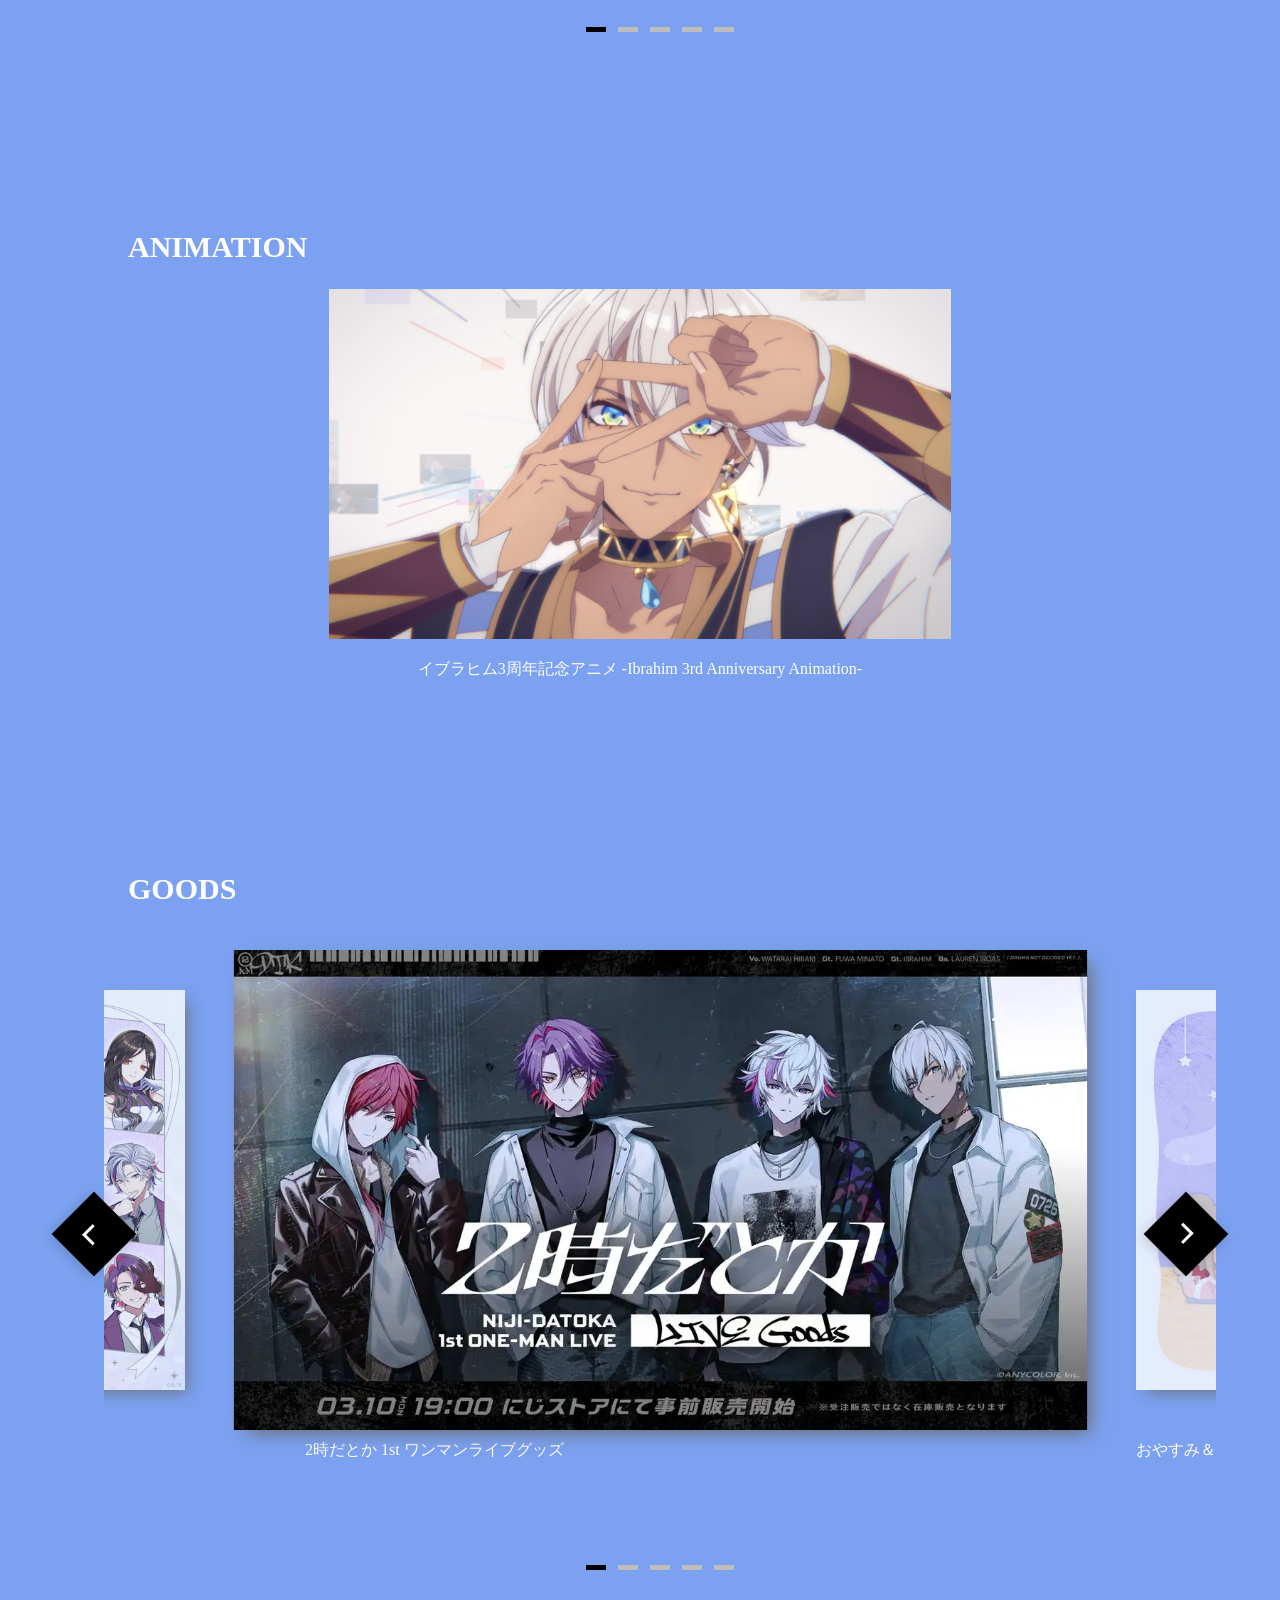
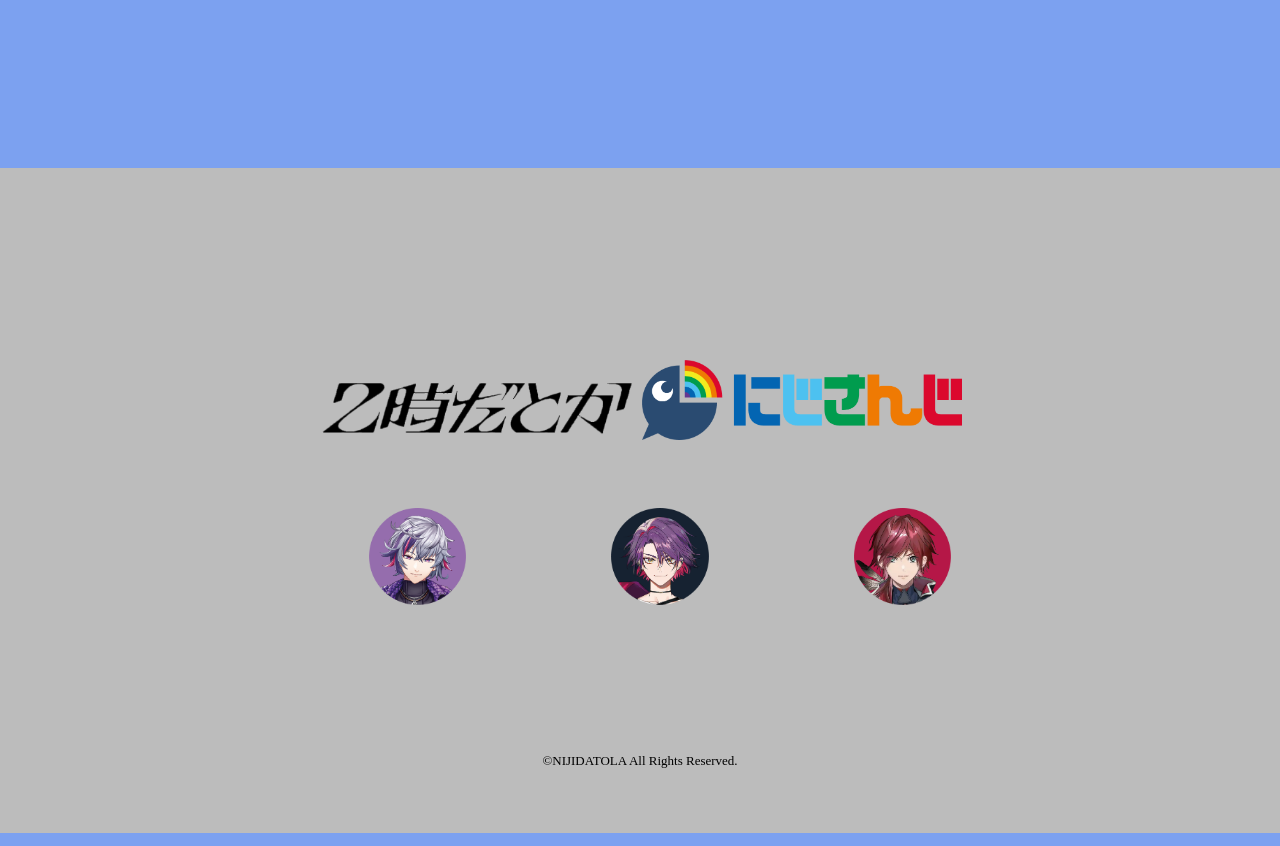
<file: ibrahim.html>
<!DOCTYPE html>
<html lang="ja">
<head>
    <meta charset="utf-8">
    <meta name="viewport" content="width=device-width,initial-scale=1">
    <title>2時だとか/IBRAHIM</title>
    <link rel="stylesheet" type="text/css" href="css/slick.css"/>
    <link rel="stylesheet" href="css/ibrahim.css">


   
</head>
<body>
    <div id="navArea">
        <nav>
            <div class="inner">
              <ul>
                    <li><a href="index.html">HOME</a></li>
                    <li>
                        <input type="checkbox" id="menu_bar01" />
                        <label for="menu_bar01" tabindex="0"><a href="#">PROFILE</a></label>
                          <ul class="dropdown__lists">
                            <li class="dropdown__list"><a href="fuwa.html">FUWA MINATO</a></li>
                            <li class="dropdown__list"><a href="hibari.html">WATARAI HIBARI</a></li>
                            <li class="dropdown__list"><a href="lauren.html">LAUREN IROAS</a></li>
                            <li class="dropdown__list"><a href="ibrahim.html">IBRAHIM</a></li>
                        </ul>
                        </li>
                    <li><a href="news.html">NEWS</a></li>
                    <li><a href="live.html">LIVE</a></li>
                    <li><a href="streaming.html">STREAMING</a></li>
                    <li><a href="movie.html">MOVIE</a></li>
                    <li><a href="goods.html">GOODS</a></li>
                </ul>
            </div>
          </nav>
          <div class="toggle_btn">
            <span></span>
            <span></span>
            <span></span>
          </div>
          <div id="mask"></div>
        </div>


    <div class="ib_content">
        <h2>イブラヒム</h2>
        <h3>Ibrahim</h3>
    
        <div class="ibtext">
            <div class="ibsyokai">
                <p>誕生日　7月25日<br>
                        年齢　26歳<br>
                        身長　177cm<br>
                        担当楽器　Gt.<br>
                ファンネーム 下水</p>
                <p>元石油王。<br>
                    石油の価値が下がったため、<br>
                    今は偶然掘り当てた温泉で生計を立てている。</p>
              </div>
              <div class="ibserifu">
                <p>ちょっと伝説、</p>
                    <p>覗いてく？</p>
              </div>
        </div>
        <div class="hoka">
            <ul>
                <li><a href="https://x.com/honmono_ibrahim?ref_src=twsrc%5Egoogle%7Ctwcamp%5Eserp%7Ctwgr%5Eauthor"><img src="img/2時だとか/logo-white.png" width="40px"></a></li>
                <li><a href="https://www.youtube.com/channel/UCmZ1Rbthn-6Jm_qOGjYsh5A"><img src="img/2時だとか/youtube_social_icon_red.png" width="65px"></a></li>
            </ul>
        </div>

        <img class="deco" src="img/2時だとか/ステッカーイブラヒム.png">

        <div class="tabs">
            <input id="ibtujo" type="radio" name="tab_item" checked>
            <label class="tab_item" for="ibtujo"><img src="img/イブラヒム/ibtujo.png"></label>

            <input id="ibshihuku" type="radio" name="tab_item">
            <label class="tab_item" for="ibshihuku"><img src="img/イブラヒム/ibshihuku.png"></label>

            <input id="ibsu-tu" type="radio" name="tab_item">
            <label class="tab_item" for="ibsu-tu"><img src="img/イブラヒム/ibsu-tu.png"></label>

        <div class="tab_content" id="ibtujo_content">
            <div class="tab_content_description">
              <p class="c-txtsp">通常衣装</p>
              <img class="ibtatie" src="img/イブラヒム/004.png" width="400px">
            </div>
        </div>

                    <div class="tab_content" id="ibshihuku_content">
                        <div class="tab_content_description">
                          <p class="c-txtsp">チャイハネ衣装</p>
                          <img class="ibshihukutatie" src="img/イブラヒム/nijisanji 2.png" width="415px">
                        </div>
                    </div>
                    <div class="tab_content" id="ibsu-tu_content">
                        <div class="tab_content_description">
                          <p class="c-txtsp">スーツ衣装</p>
                          <img class="ibsu-tutatie" src="img/イブラヒム/Gf-LARJakAA_QRO.png" width="415px">
                        </div>
                    </div>
          </div>
    </div>
    </div>
    


    <div class="kategori1 fadein-bottom">
        <h2>STREAMING</h2>
        <ul class="slider-4" id="js-slider-4">
            <li><a href="https://www.youtube.com/watch?v=_Oi3gtflOyk"><img src="img/イブラヒム/samune1.jpg" ><p>女神マリカ　③　チカラヲトリモドス　#マリカにじさんじ杯</p></a></li>
            <li><a href="https://www.youtube.com/watch?v=1Xfb9Y8HQDE"><img src="img/イブラヒム/samune2.jpg"><p>女神マリカ　②　チカラヲトリモドス</p></a></li>
            <li><a href="https://www.youtube.com/watch?v=7VFzX8O-zEQ"><img src="img/イブラヒム/samune3.jpg"><p>現時点での"天地天"　#マリカにじさんじ杯</p></a></li>
            <li><a href="https://www.youtube.com/watch?v=NEBleFu7f4k"><img src="img/イブラヒム/samune4.jpg"><p>女神マリカ　①　チカラヲトリモドス</p></a></li>
            <li><a href="https://www.youtube.com/watch?v=9ZQWIaNyC-E"><img src="img/イブラヒム/samune5.jpg"><p>ネットの三英傑による雑談</p></a></li>
        </ul>
        <div class="dots-4"></div>
        </div>


        <div class="kategori2 fadein-bottom">
            <h2>ANIMATION</h2>
            <div class="anime"><a href="https://www.youtube.com/watch?v=oSoy1wP1Vpg"><img src="img/イブラヒム/maxresdefault.jpg" ><p>イブラヒム3周年記念アニメ -Ibrahim 3rd Anniversary Animation-</p></a>
            </div>
        </div>

            <div class="kategori3 fadein-bottom">
                <h2>GOODS</h2>
                <ul class="slider-5" id="js-slider-5">
                    <li><a href="Shop.html"><img src="img/イブラヒム/goods1.webp" ><p>2時だとか 1st ワンマンライブグッズ</p></a></li>
                    <li><a href="Shop.html"><img src="img/イブラヒム/goods2.jpg"><p>おやすみ＆おはようボイス</p></a></li>
                    <li><a href="Shop.html"><img src="img/イブラヒム/goods3.webp"><p>ダーツライブ・ダーツハイブ×にじさんじコラボグッズ</p></a></li>
                    <li><a href="Shop.html"><img src="img/イブラヒム/goods4.webp"><p> ART OF NIJISANJI</p></a></li>
                    <li><a href="Shop.html"><img src="img/イブラヒム/goods5.webp"><p>にじさんじ 7th Anniversary グッズ</p></a></li>
                </ul>
                <div class="dots-5"></div>
                </div>

        <div class="kategori4 ">
            <a href="ibrahim.html"><img src="img/2時だとか/rogo.png" width="25%"></a>
            <a href="https://www.nijisanji.jp/"><img src="img/2時だとか/にじさんじロゴ-1.png" width="25%"></a>
            <ul>
                <li><a href="fuwa.html"><img src="img/2時だとか/fuwaicon.png" width="40%"></a></li>
                <li><a href="hibari.html"><img src="img/2時だとか/hibaicon.png" width="40%"></a></li>
                <li><a href="lauren.html"><img src="img/2時だとか/roreicon.png" width="40%"></a></li>
            </ul>
            <p class="copi">©NIJIDATOLA All Rights Reserved.</p>
            </div>



      <script src="https://code.jquery.com/jquery-3.6.0.min.js"></script>
      <script type="text/javascript" src="js/slick.min.js"></script>
      <script src="js/lauren.js"></script>

</body>
</html>
</file>
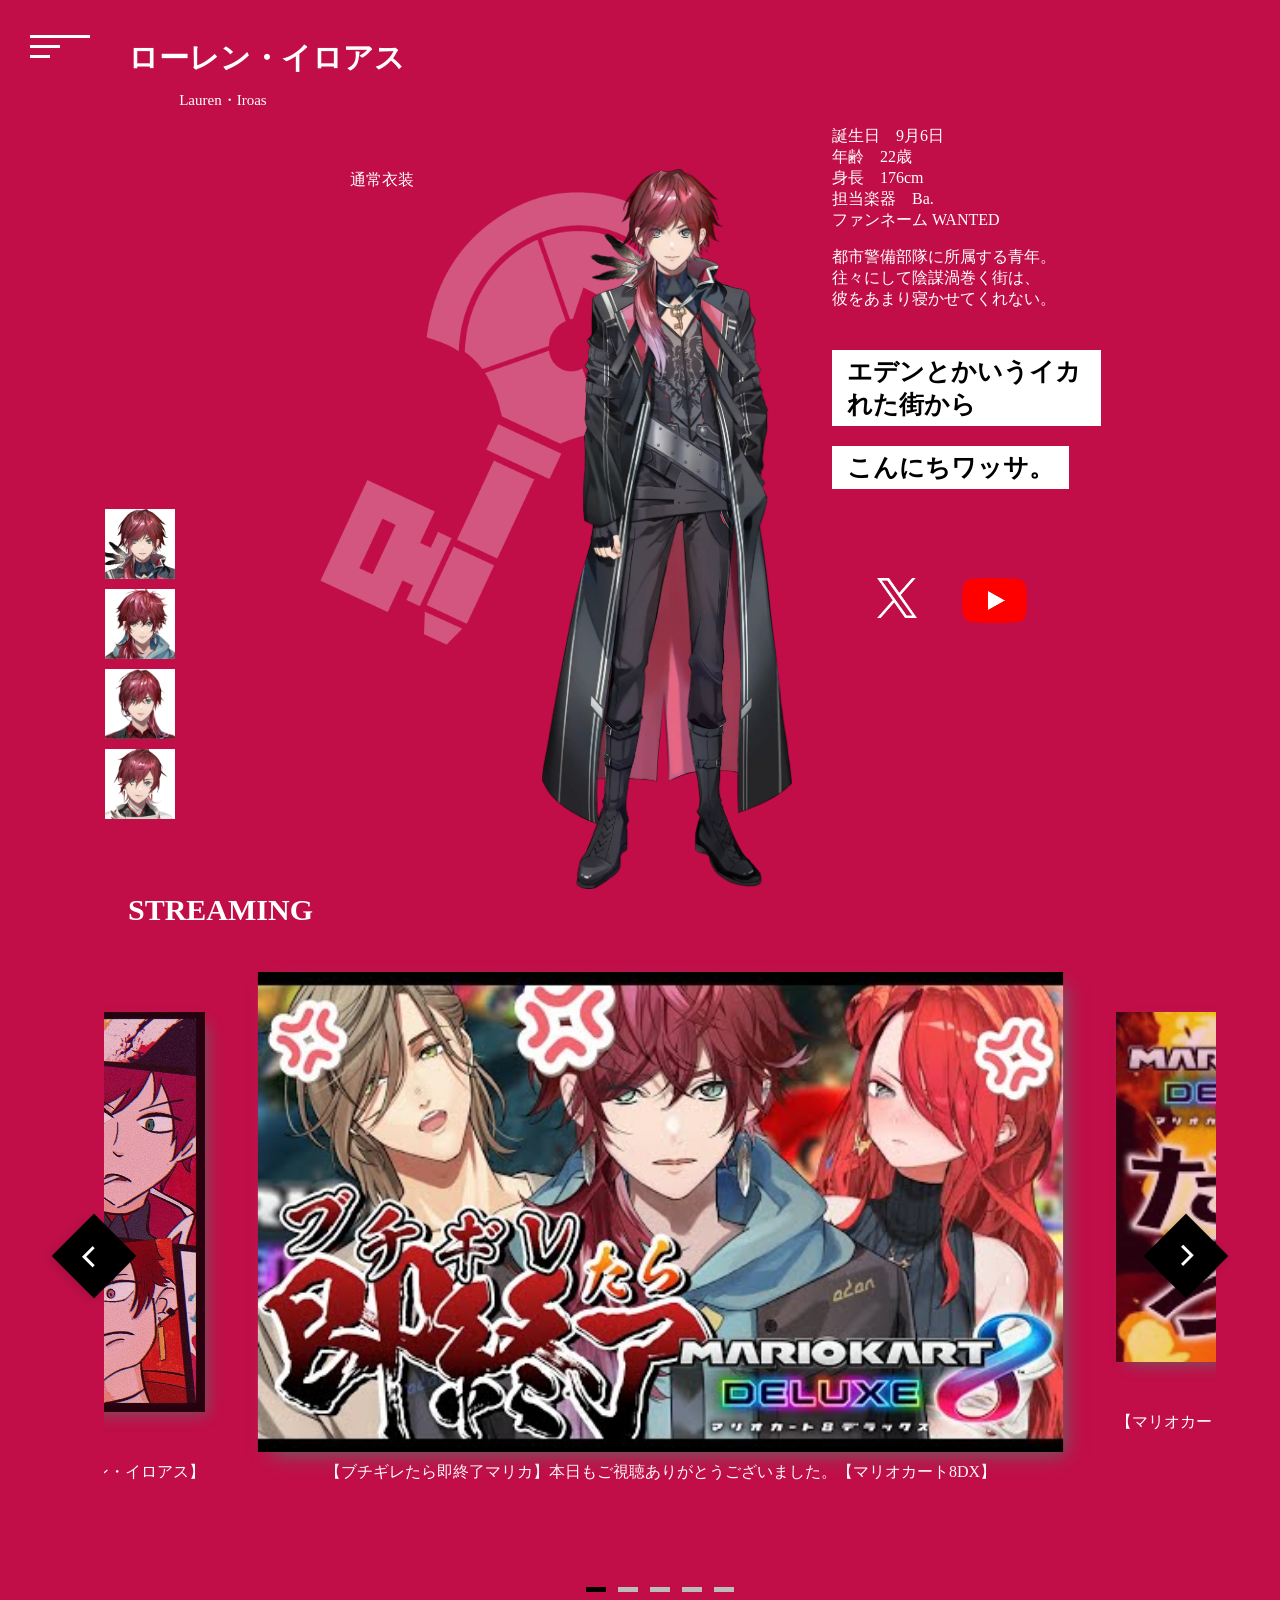
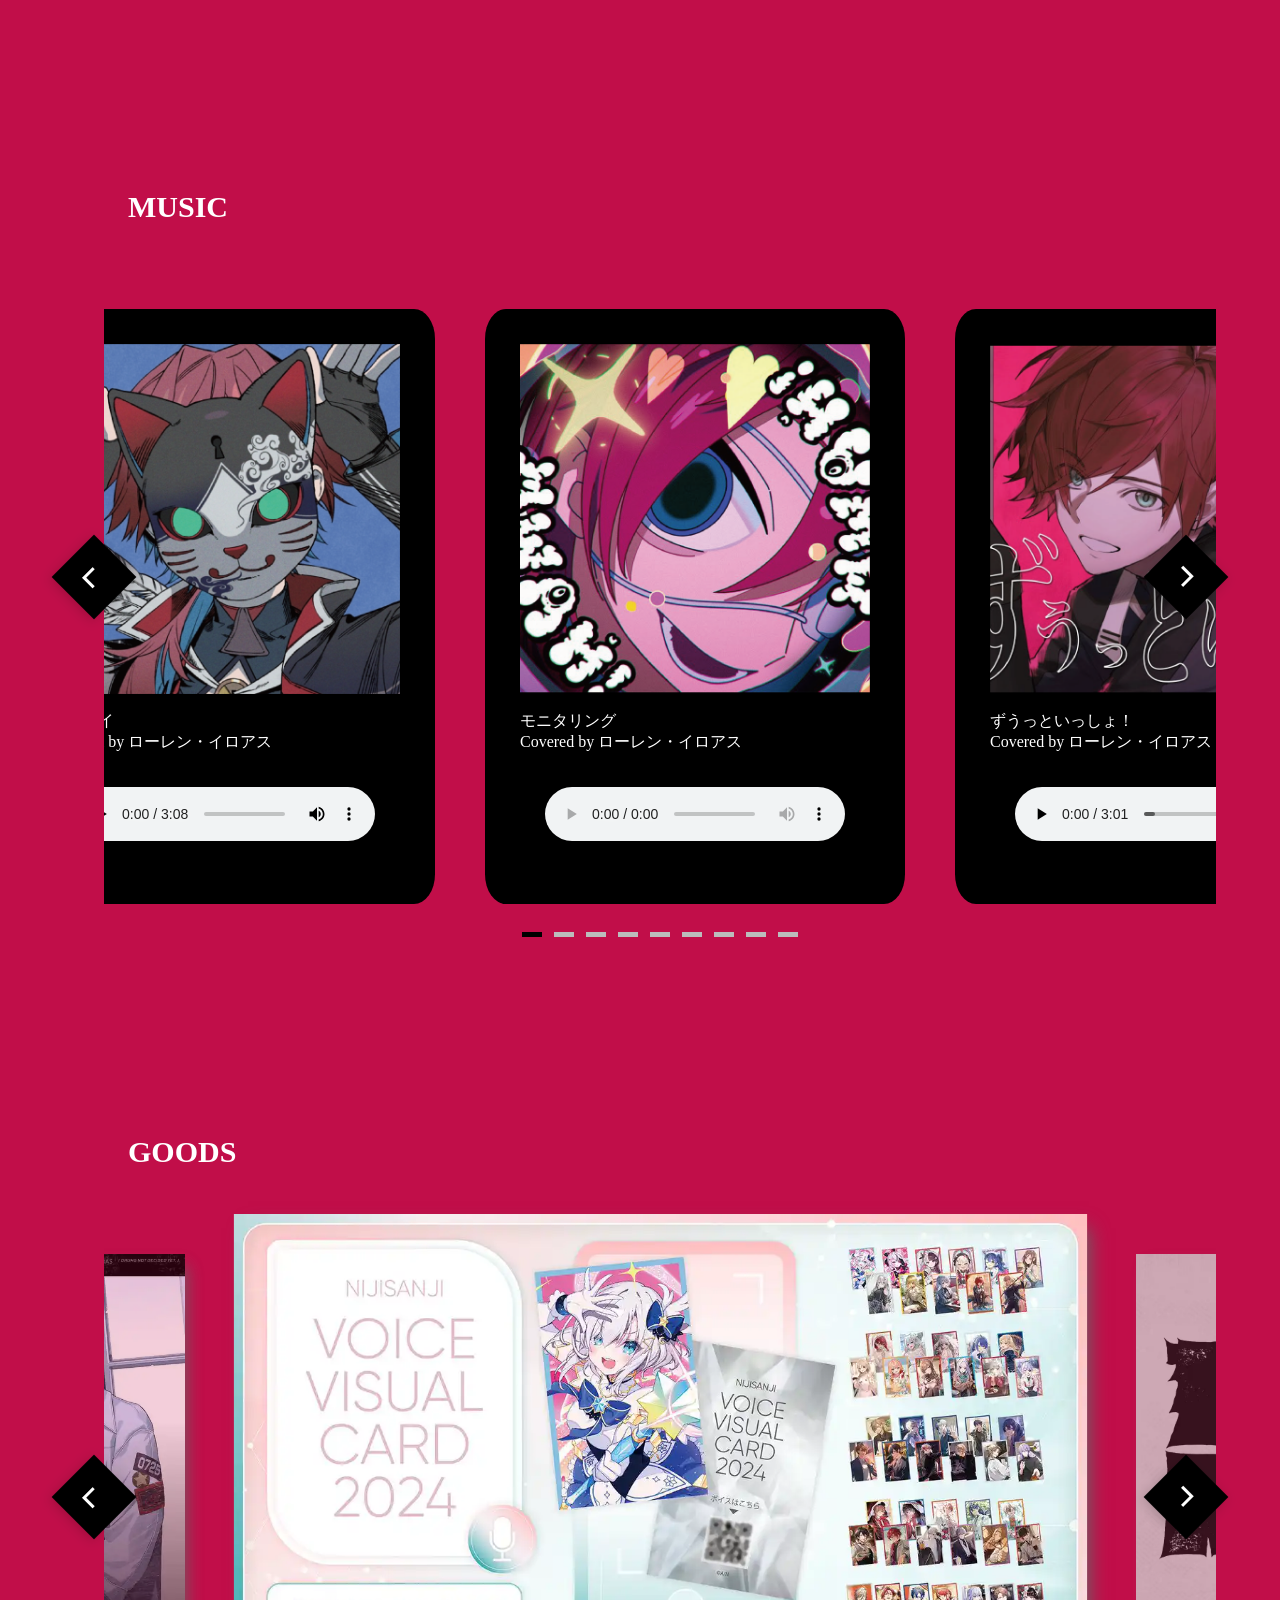
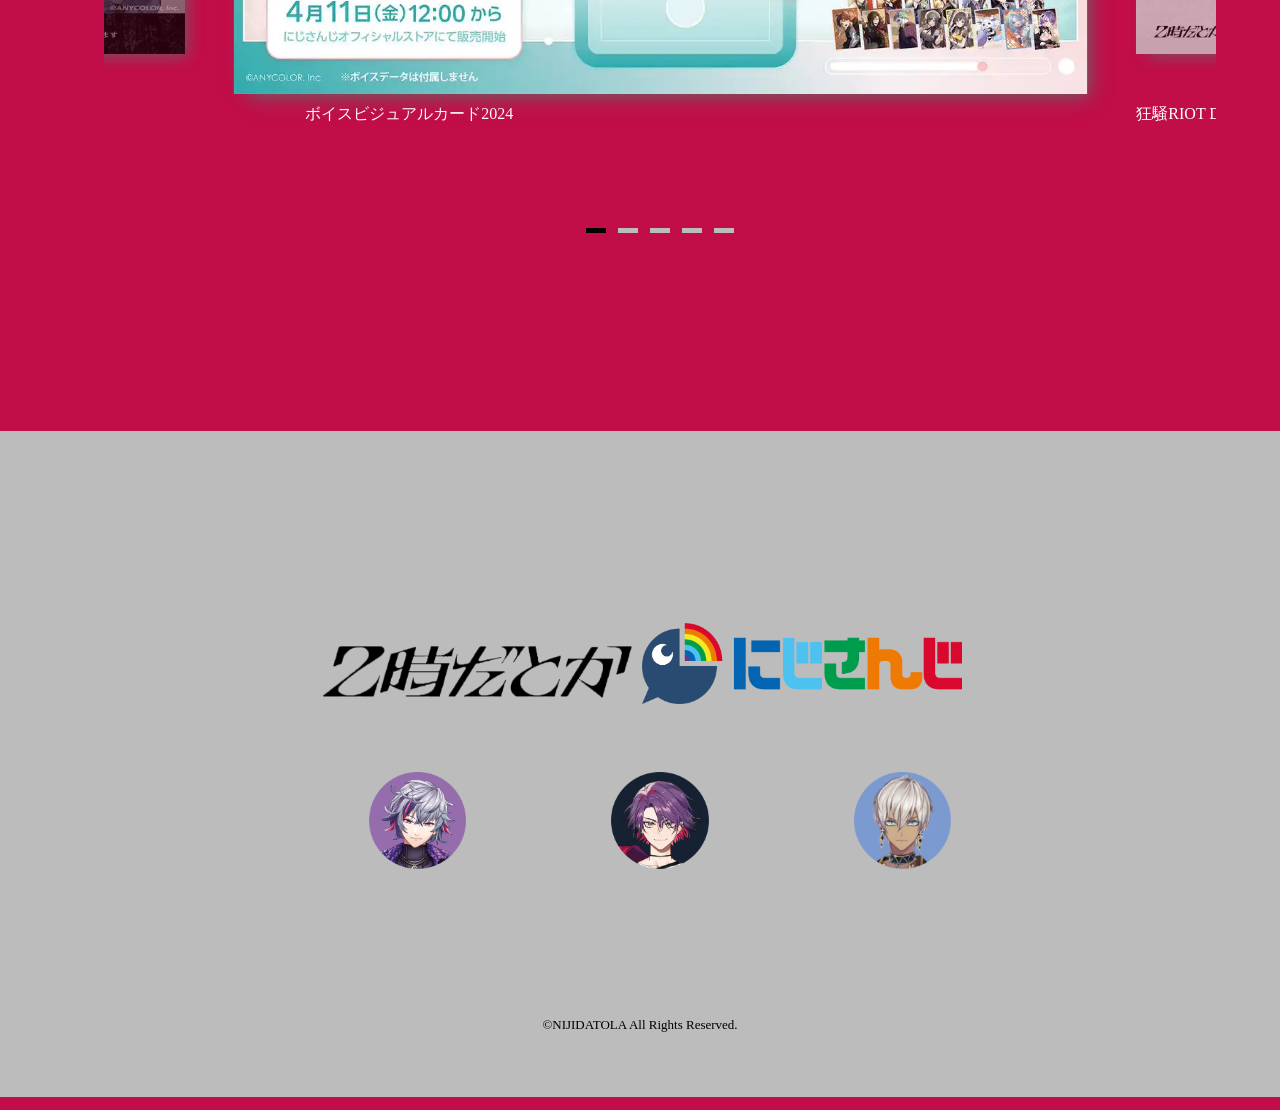
<file: lauren.html>
<!DOCTYPE html>
<html lang="ja">
<head>
    <meta charset="utf-8">
    <meta name="viewport" content="width=device-width,initial-scale=1">
    <title>2時だとか/LAUREN・IROAS</title>
    <link rel="stylesheet" type="text/css" href="css/slick.css"/>
    <link rel="stylesheet" href="css/lauren.css">


   
</head>
<body>
    <div id="navArea">
        <nav>
            <div class="inner">
              <ul>
                    <li><a href="index.html">HOME</a></li>
                    <li>
                        <input type="checkbox" id="menu_bar01" />
                        <label for="menu_bar01" tabindex="0"><a href="#">PROFILE</a></label>
                          <ul class="dropdown__lists">
                            <li class="dropdown__list"><a href="fuwa.html">FUWA MINATO</a></li>
                            <li class="dropdown__list"><a href="hibari.html">WATARAI HIBARI</a></li>
                            <li class="dropdown__list"><a href="lauren.html">LAUREN IROAS</a></li>
                            <li class="dropdown__list"><a href="ibrahim.html">IBRAHIM</a></li>
                        </ul>
                        </li>
                    <li><a href="news.html">NEWS</a></li>
                    <li><a href="live.html">LIVE</a></li>
                    <li><a href="streaming.html">STREAMING</a></li>
                    <li><a href="movie.html">MOVIE</a></li>
                    <li><a href="goods.html">GOODS</a></li>
                </ul>
            </div>
          </nav>
          <div class="toggle_btn">
            <span></span>
            <span></span>
            <span></span>
          </div>
          <div id="mask"></div>
        </div>


    <div class="rore_content">
        <h2>ローレン・イロアス</h2>
        <h3>Lauren・Iroas</h3>
    
        <div class="roretext">
            <div class="roresyokai">
              <p>誕生日　9月6日<br>
                      年齢　22歳<br>
                      身長　176cm<br>
                      担当楽器　Ba.<br>
              ファンネーム WANTED</p>
              <p>都市警備部隊に所属する青年。<br>
                  往々にして陰謀渦巻く街は、<br>
                  彼をあまり寝かせてくれない。</p>
            </div>
            <div class="roreserifu">
              <p>エデンとかいうイカれた街から</p>
                  <p>こんにちワッサ。</p>
            </div>
        </div>
        <div class="hoka">
            <ul>
                <li><a href="https://x.com/Lauren_iroas?ref_src=twsrc%5Egoogle%7Ctwcamp%5Eserp%7Ctwgr%5Eauthor"><img src="img/2時だとか/logo-white.png" width="40px"></a></li>
                <li><a href="https://www.youtube.com/channel/UCgmFrRcyH7d1zR9sIVQhFow"><img src="img/2時だとか/youtube_social_icon_red.png" width="65px"></a></li>
            </ul>
        </div>

        <img class="deco" src="img/2時だとか/ステッカーローレン.png">

        <div class="tabs">
            <input id="roretujo" type="radio" name="tab_item" checked>
            <label class="tab_item" for="roretujo"><img src="img/ローレン/tujoアイコン.png"></label>

            <input id="roreshihuku" type="radio" name="tab_item">
            <label class="tab_item" for="roreshihuku"><img src="img/ローレン/sihukuアイコン.png"></label>

            <input id="roresu-tu" type="radio" name="tab_item" >
            <label class="tab_item" for="roresu-tu"><img src="img/ローレン/sutuアイコン.png"></label>

            <input id="rorewahuku" type="radio" name="tab_item">
            <label class="tab_item" for="rorewahuku"><img src="img/ローレン/wahukuアイコン.png"></label>

        <div class="tab_content" id="roretujo_content">
            <div class="tab_content_description">
              <p class="c-txtsp">通常衣装</p>
              <img class="roretatie" src="img/ローレン/nijisanji.png" width="250px">
            </div>
        </div>

            <div class="tab_content" id="roreshihuku_content">
                <div class="tab_content_description">
                  <p class="c-txtsp">私服衣装</p>
                  <img class="roreshihukutatie" src="img/ローレン/3c4642ca0ee9c7d0da8ef1d7776bad95.png"width="380px" >
                </div>
            </div>

                <div class="tab_content" id="roresu-tu_content">
                    <div class="tab_content_description">
                      <p class="c-txtsp">スーツ衣装</p>
                      <img class="roresu-tutatie" src="img/ローレン/nijisanjisutu.png" width="370px">
                    </div>
                </div>

                    <div class="tab_content" id="rorewahuku_content">
                        <div class="tab_content_description">
                          <p class="c-txtsp">和服衣装</p>
                          <img class="rorewahukutatie" src="img/ローレン/GWzW_zba0AEX7ne.png" width="360px">
                        </div>
                    </div>
          </div>
    </div>
    </div>
    


    <div class="kategori1 fadein-bottom">
        <h2>STREAMING</h2>
        <ul class="slider-4" id="js-slider-4">
            <li><a href="https://www.youtube.com/watch?v=1-lIUFEoljY"><img src="img/ローレン/hqdefault.jpg" ><p>【ブチギレたら即終了マリカ】本日もご視聴ありがとうございました。【マリオカート8DX】</p></a></li>
            <li><a href="https://www.youtube.com/watch?v=1yXwJp-900k"><img src="img/ローレン/mqdefault.jpg"><p>【マリオカート8DX】シード枠の自覚を持てよ【にじさんじ/ローレン・イロアス】</p></a></li>
            <li><a href="https://www.youtube.com/watch?v=kmB5kuNocTw"><img src="img/ローレン/mqdefault.jpg"><p>【#マリカにじさんじ杯】にじさんじの人々と合同練習であります【にじさんじ/ローレン・イロアス】</p></a></li>
            <li><a href="https://www.youtube.com/watch?v=EwKAcymyJkU"><img src="img/ローレン/maxresdefault 5.jpg"><p>【Marvel Rivals】CRCUP本番 遂に来ましたねこの時が #新渋谷マベンヅァーズWIN 【にじさんじ/ローレン・イロアス】</p></a></li>
            <li><a href="https://www.youtube.com/watch?v=4VY59WAIg6A"><img src="img/ローレン/maxresdefault7.jpg"><p>【Marvel Rivals】CRCUPスクリム最終日 新渋谷マベンヅァーズ【にじさんじ/ローレン・イロアス】</p></a></li>
        </ul>
        <div class="dots-4"></div>
        </div>


        <div class="kategori2 fadein-bottom">
            <h2>MUSIC</h2>
            <ul class="slider-3" id="js-slider-3">
                <li><a href="https://www.youtube.com/watch?v=qI_O50tayxY"><img src="img/ローレン/モニタリング.png" ><p>モニタリング<br>Covered by ローレン・イロアス</p></a>
                    <audio controls src="img/ローレン/" type="audio/mp3">モニタリング</audio></li>
                <li><a href="https://www.youtube.com/watch?v=nHz1dI2o0Ws"><img src="img/ローレン/ずぅっといっしょ.png"><p>ずうっといっしょ！<br>Covered by ローレン・イロアス</p></a>
                    <audio controls src="img/ローレン/ずうっといっしょ！_ Covered by ローレン・イロアス.mp3" type="audio/mp3">ずぅっといっしょ</audio></li>
                <li><a href="https://www.youtube.com/watch?v=603ELd2HJ_I"><img src="img/ローレン/VVS.png"><p>VVS<br>nqrse × ローレン・イロアス ( self cover )</p></a>
                    <audio controls src="img/ローレン/VVS _ nqrse × ローレン・イロアス ( self cover ).mp3" type="audio/mp3">VVS</audio></li>
                <li><a href="https://www.youtube.com/watch?v=Gg6n0nFqlVI"><img src="img/ローレン/人マニア.png"><p>人マニア<br>Covered by ローレン・イロアス</p></a>
                    <audio controls src="img/ローレン/人マニア _ Covered by ローレン・イロアス .mp3" type="audio/mp3">人マニア</audio></li>
                <li><a href="https://www.youtube.com/watch?v=rHD1CDwlx4g"><img src="img/ローレン/ダーリン.png"><p>ダーリン<br>Covered by ローレン・イロアス</p></a>
                    <audio controls src="img/ローレン/ダーリン _ Covered by ローレン・イロアス.mp3" type="audio/mp3">ダーリン</audio></li>
                <li><a href="https://www.youtube.com/watch?v=j9nD1Y9ao6Q"><img src="img/ローレン/overdose.png"><p>Overdose<br>Covered by ローレン・イロアス</p></a>
                    <audio controls src="img/ローレン/Overdose _ Covered by ローレン・イロアス.mp3" type="audio/mp3">overdose</audio></li>
                <li><a href="https://www.youtube.com/watch?v=95bJWriwqKM"><img src="img/ローレン/ド屑.png"><p>ド屑<br>Covered by ローレン・イロアス</p></a>
                    <audio controls src="img/ローレン/ド屑 _ Covered by ローレン・イロアス.mp3" type="audio/mp3">ド屑</audio></li>
                <li><a href="https://www.youtube.com/watch?v=r66UzB0WuGo"><img src="img/ローレン/神っぽいな.png"><p>神っぽいな<br>Covered by ローレン・イロアス</p></a>
                    <audio controls src="img/ローレン/神っぽいな _ Covered by ローレン・イロアス.mp3" type="audio/mp3">神っぽいな</audio></li>
                <li><a href="https://www.youtube.com/watch?v=0yrssbRMAfU"><img src="img/ローレン/フォニイ.png"><p>フォニイ<br>Covered by ローレン・イロアス</p></a>
                    <audio controls src="img/ローレン/フォニイ _ Covered by ローレン・イロアス.mp3" type="audio/mp3">フォニイ</audio></li>
            </ul>
            <div class="dots-3"></div>
            </div>

            <div class="kategori3 fadein-bottom">
                <h2>GOODS</h2>
                <ul class="slider-5" id="js-slider-5">
                    <li><img src="img/ローレン/nijisanji1.webp" ><p>ボイスビジュアルカード2024</p></li>
                    <li><img src="img/ローレン/nijisanji 5.webp"><p>狂騒RIOT Demo盤</p></li>
                    <li><img src="img/ローレン/nijisanji 2.webp"><p>アニメイトカフェコラボ オリジナルグッズ</p></li>
                    <li><img src="img/ローレン/nijisanji 6.webp"><p> ホワイトデーボイス2023</p></li>
                    <li><img src="img/ローレン/nijisanji 3.webp"><p>「2時だとか 1st ワンマンライブ」グッズ</p></li>
                </ul>
                <div class="dots-5"></div>
                </div>

        <div class="kategori4 ">
            <a href="lauren.html"><img src="img/2時だとか/rogo.png" width="25%"></a>
            <a href="https://www.nijisanji.jp/"><img src="img/2時だとか/にじさんじロゴ-1.png" width="25%"></a>
            <ul>
                <li><a href="fuwa.html"><img src="img/2時だとか/fuwaicon.png" width="40%"></a></li>
                <li><a href="hibari.html"><img src="img/2時だとか/hibaicon.png" width="40%"></a></li>
                <li><a href="ibrahim.html"><img src="img/2時だとか/ibicon.png" width="40%"></a></li>
            </ul>
            <p class="copi">©NIJIDATOLA All Rights Reserved.</p>
            </div>



      <script src="https://code.jquery.com/jquery-3.6.0.min.js"></script>
      <script type="text/javascript" src="js/slick.min.js"></script>
      <script src="js/lauren.js"></script>

</body>
</html>
</file>
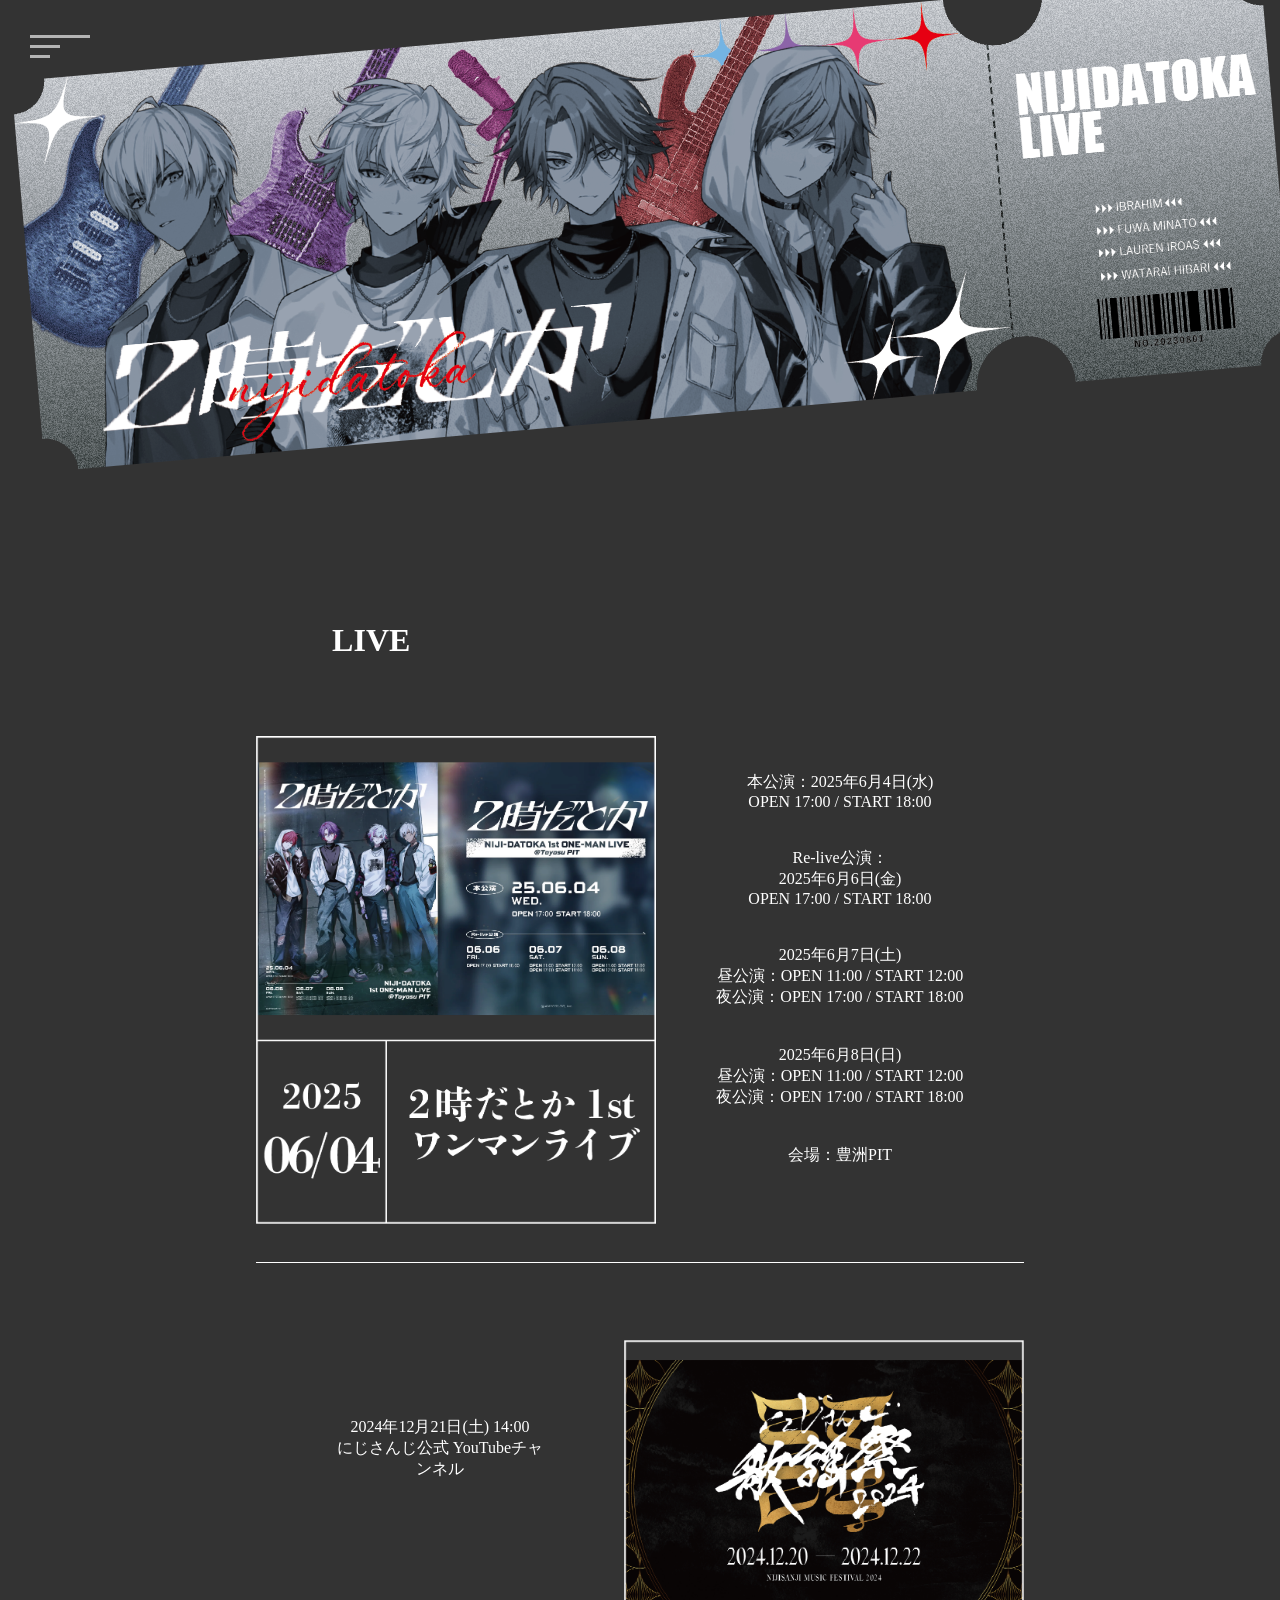
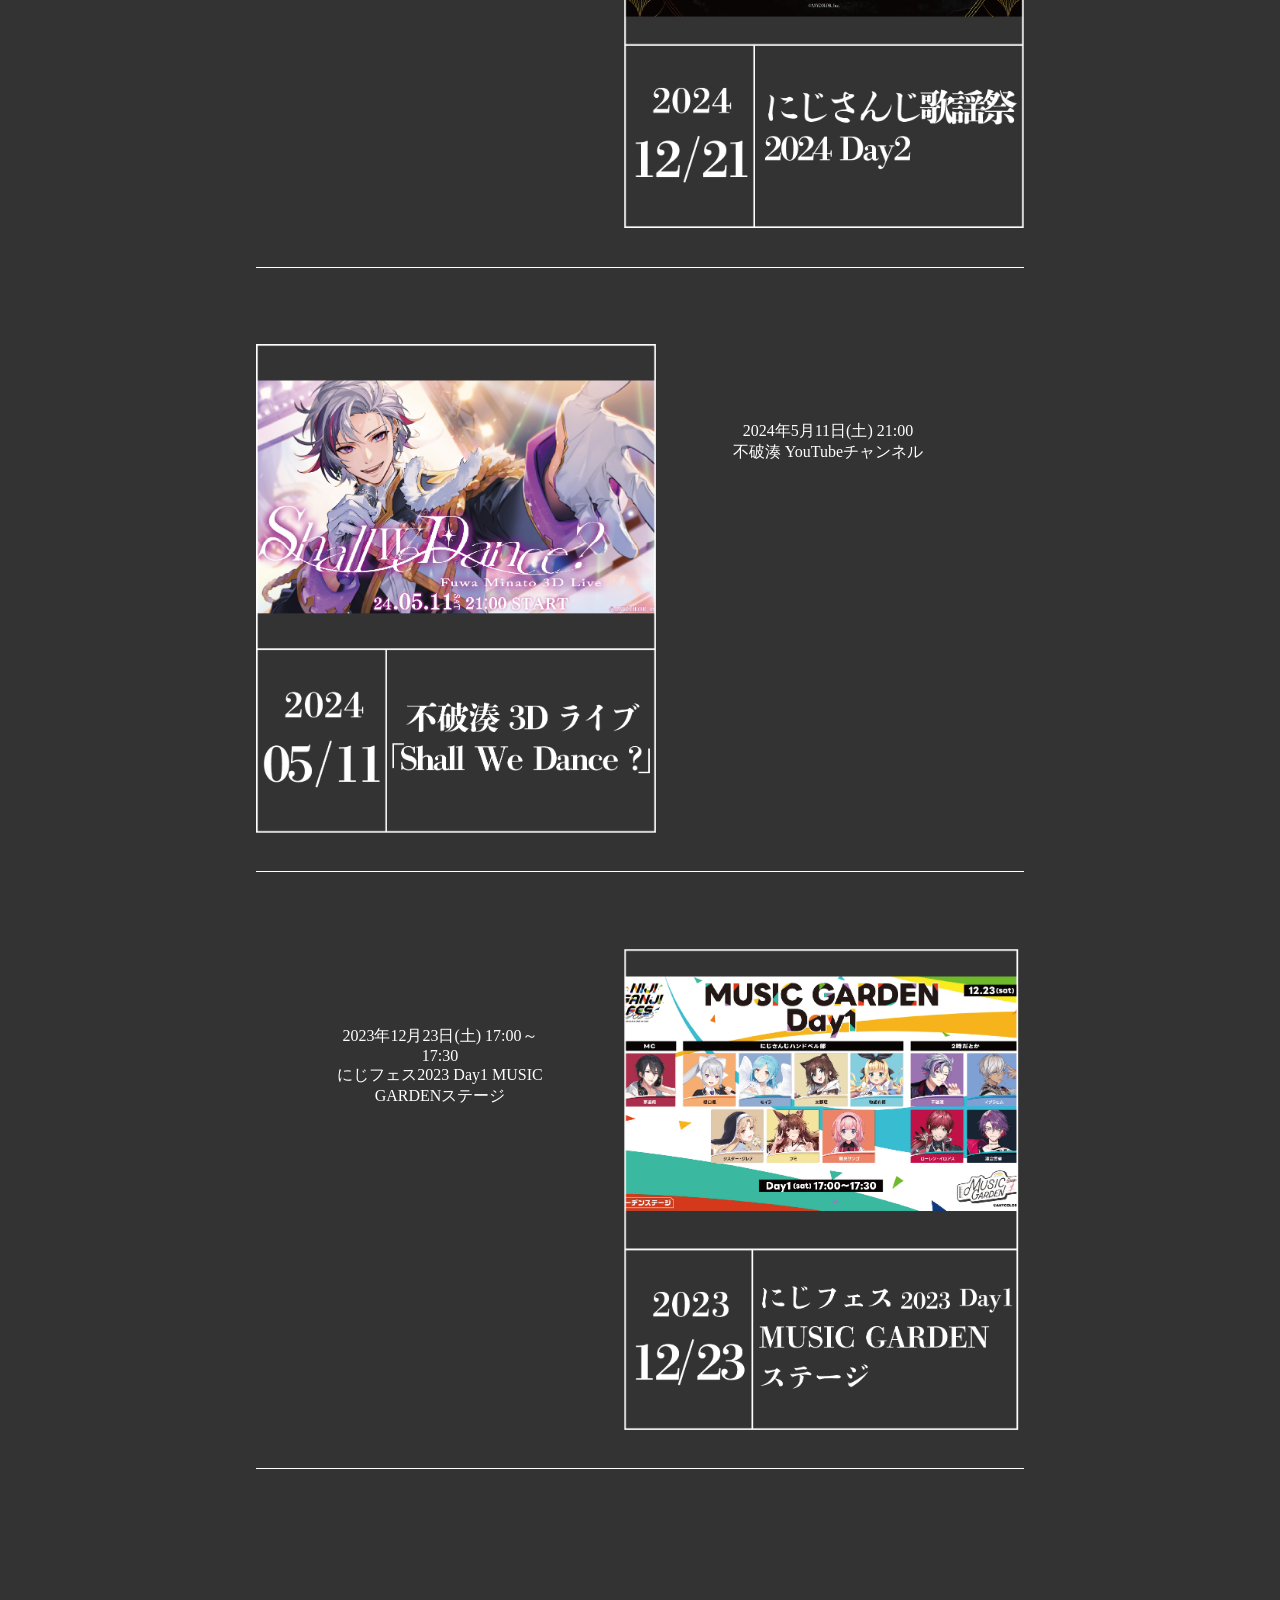
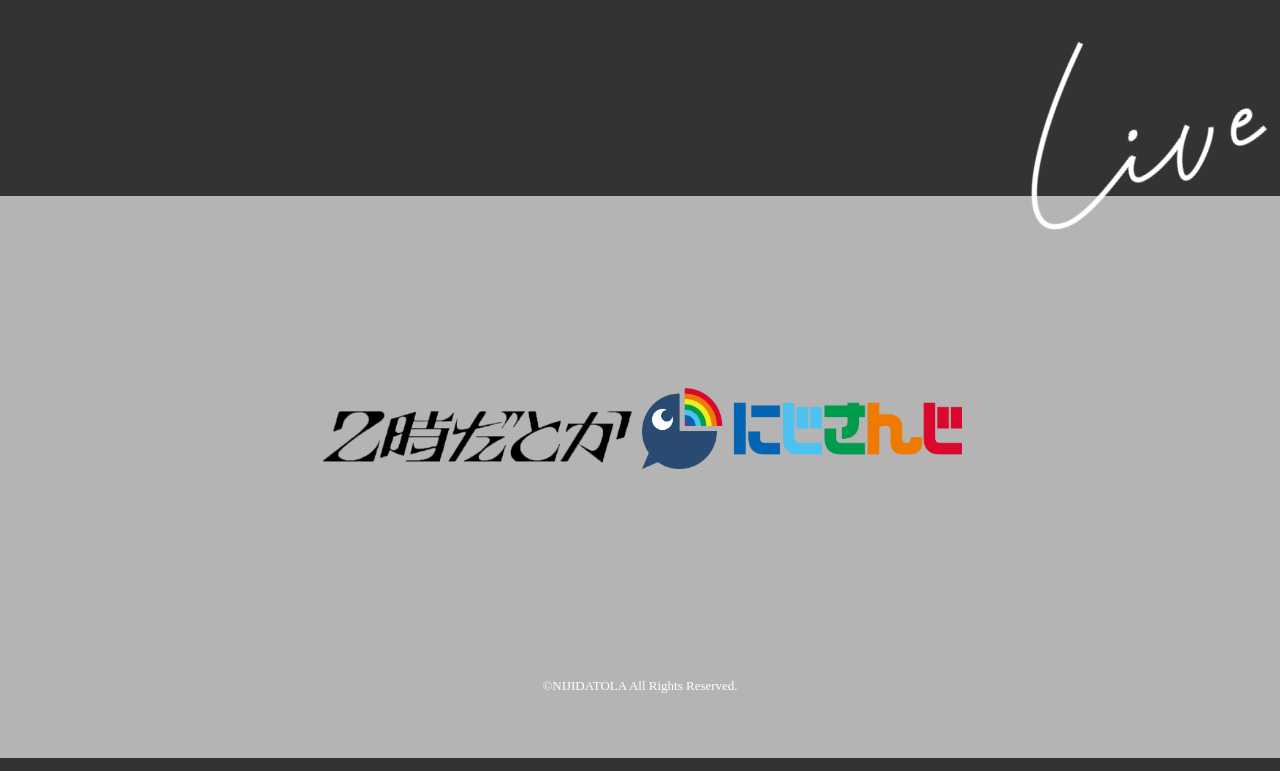
<file: live.html>
<!DOCTYPE html>
<html lang="ja">
<head>
    <meta charset="utf-8">
    <meta name="viewport" content="width=device-width,initial-scale=1">
    <title>2時だとか/LIVE</title>
    <link rel="stylesheet" type="text/css" href="css/slick.css"/>
    <link rel="stylesheet" href="css/live.css">


   
</head>
<body>
    <div id="navArea">
        <nav>
            <div class="inner">
              <ul>
                    <li><a href="index.html">HOME</a></li>
                    <li>
                      <input type="checkbox" id="menu_bar01" />
                      <label for="menu_bar01" tabindex="0"><a href="#">PROFILE</a></label>
                        <ul class="dropdown__lists">
                          <li class="dropdown__list"><a href="fuwa.html">FUWA MINATO</a></li>
                          <li class="dropdown__list"><a href="hibari.html">WATARAI HIBARI</a></li>
                          <li class="dropdown__list"><a href="lauren.html">LAUREN IROAS</a></li>
                          <li class="dropdown__list"><a href="ibrahim.html">IBRAHIM</a></li>
                      </ul>
                      </li>
                    <li><a href="news.html">NEWS</a></li>
                    <li><a href="live.html">LIVE</a></li>
                    <li><a href="streaming.html">STREAMING</a></li>
                    <li><a href="movie.html">MOVIE</a></li>
                    <li><a href="goods.html">GOODS</a></li>
                </ul>
            </div>
          </nav>
          <div class="toggle_btn">
            <span></span>
            <span></span>
            <span></span>
          </div>
          <div id="mask"></div>
        </div>

        
      <div class="tiket"><img src="img/2時だとか/2時だとかチケット.png" width="100%"></div>
    
    <div class="kategori1">
    <h2>LIVE</h2>
   <div class="live1">
      <img src="img/2時だとか/LIVE1.png" width="400px">
      <div class="livesyosai2">
      <p class="livesyosai">
        本公演：2025年6月4日(水)<br>
        OPEN 17:00 / START 18:00</p>
        <p class="livesyosai">
        Re-live公演：<br>
        2025年6月6日(金)<br>
        OPEN 17:00 / START 18:00</p>
        <p class="livesyosai">
        2025年6月7日(土)<br>
        昼公演：OPEN 11:00 / START 12:00<br>
        夜公演：OPEN 17:00 / START 18:00</p>
        <p class="livesyosai">
        2025年6月8日(日)<br>
        昼公演：OPEN 11:00 / START 12:00<br>
        夜公演：OPEN 17:00 / START 18:00</p>
        <p class="livesyosai">
        会場：豊洲PIT</p>
      </div>
    </div>
    <div class="live2">
      <img src="img/2時だとか/LIVE2.png" width="400px">
      <p class="livesyosai">2024年12月21日(土) 14:00<br>
        にじさんじ公式 YouTubeチャンネル</p>
    </div>
    <div class="live1">
     <img src="img/2時だとか/LIVE3.png" width="400px">
      <p class="livesyosai">2024年5月11日(土) 21:00<br>
        不破湊 YouTubeチャンネル</p>
    </div>
    <div class="live2">
<img src="img/2時だとか/LIVE4.png" width="400px">
      <p class="livesyosai">2023年12月23日(土) 17:00～17:30<br>
        にじフェス2023 Day1 MUSIC GARDENステージ</p>
    </div>

</div>
  <div class="livetext"><img src="img/2時だとか/livetext.png"></div>



  <div class="kategori2">
    <a href="live.html"><img src="img/2時だとか/rogo.png" width="25%"></a>
    <a href="https://www.nijisanji.jp/"><img src="img/2時だとか/にじさんじロゴ-1.png" width="25%"></a>
    <p class="copi">©NIJIDATOLA All Rights Reserved.</p>
</div>

    <script src="https://code.jquery.com/jquery-3.6.0.min.js"></script>
    <script type="text/javascript" src="js/slick.min.js"></script>
    <script src="js/script.js"></script>
    

        </body>
        </html>
</file>
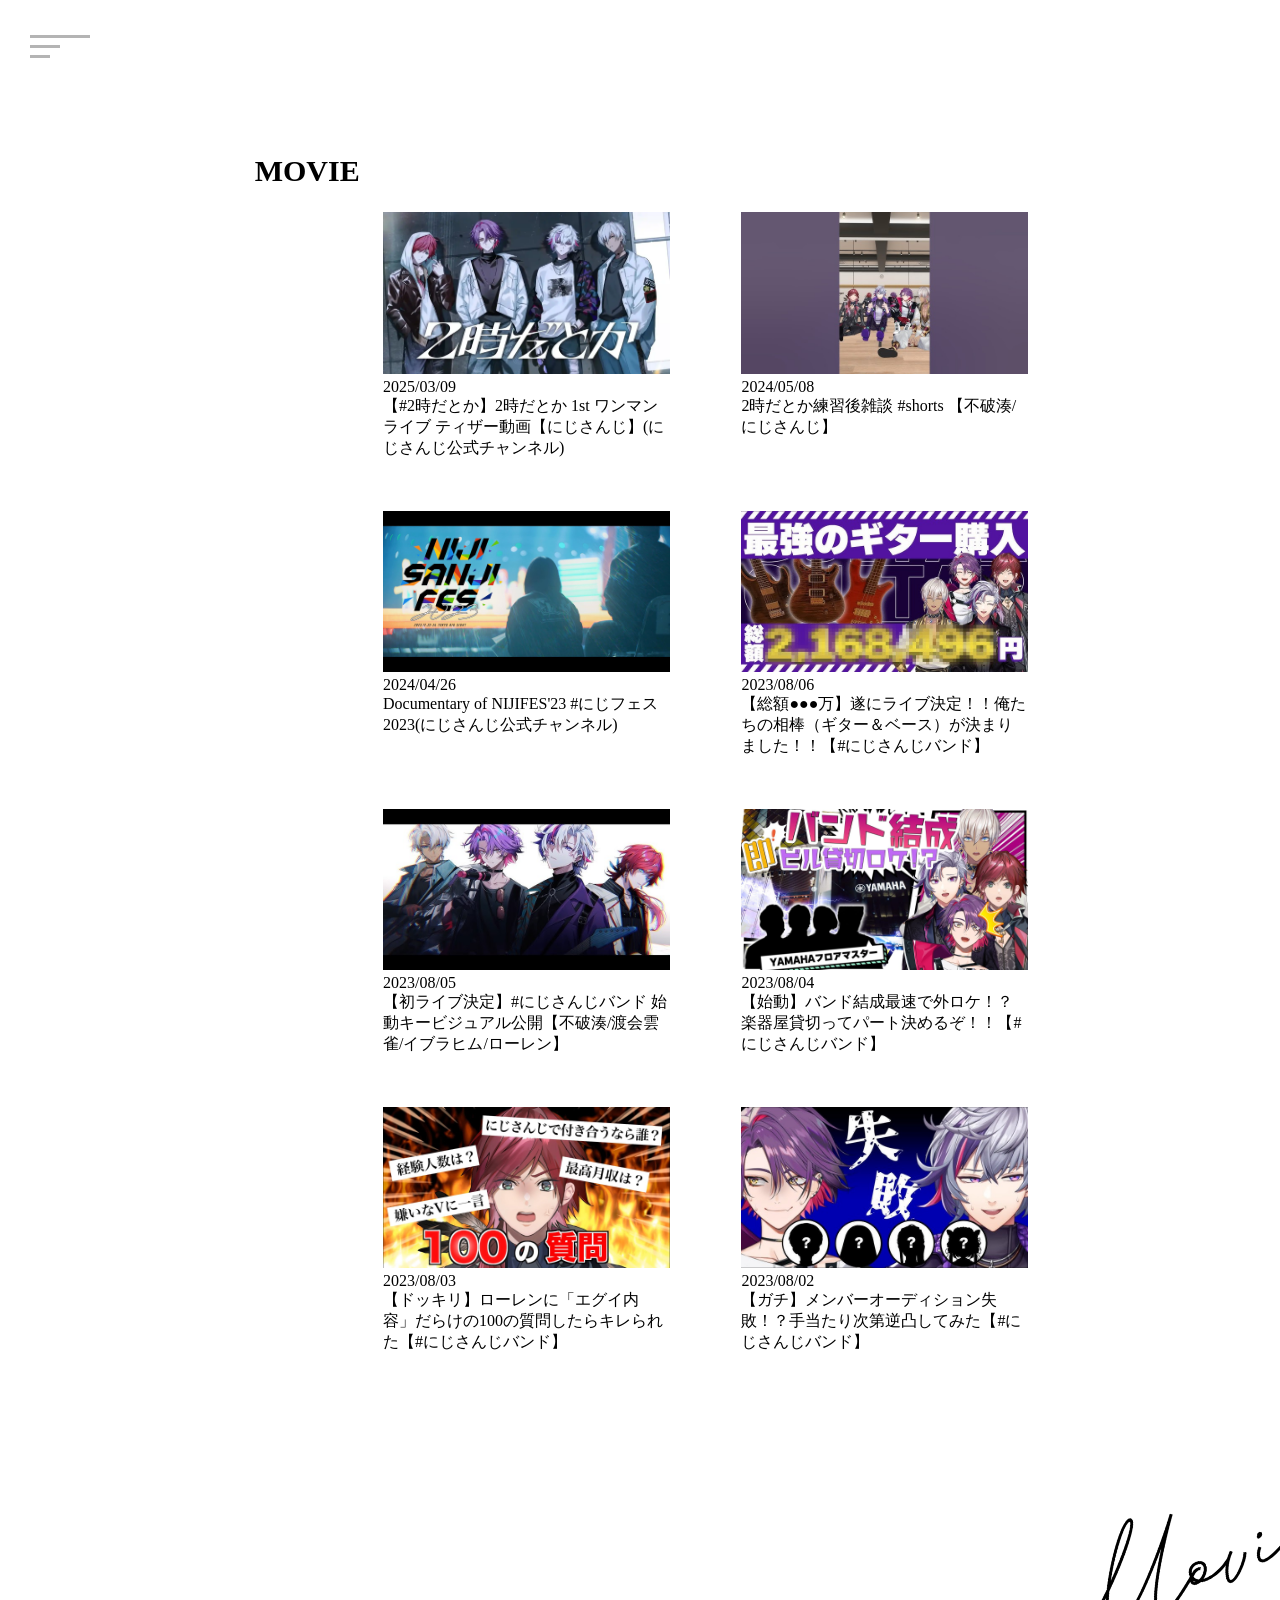
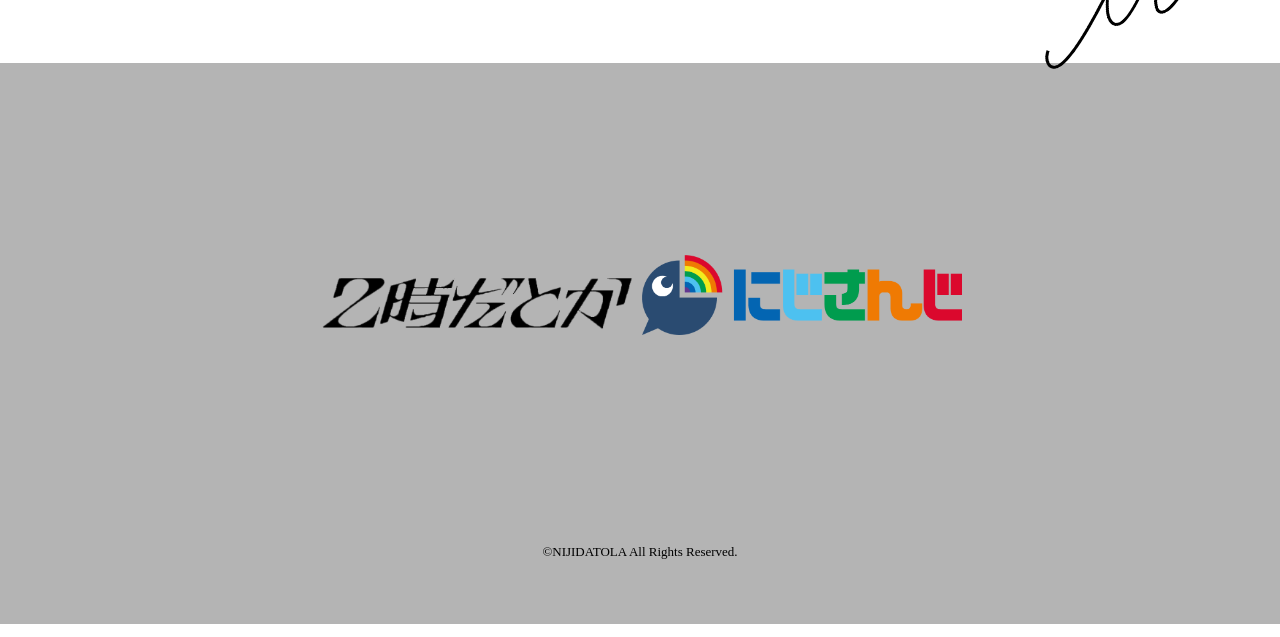
<file: movie.html>
<!DOCTYPE html>
<html lang="ja">
<head>
    <meta charset="utf-8">
    <meta name="viewport" content="width=device-width,initial-scale=1">
    <title>2時だとか/MOVIE</title>
    <link rel="stylesheet" type="text/css" href="css/slick.css"/>
    <link rel="stylesheet" href="css/movie.css">


   
</head>
<body>
    <div id="navArea">
        <nav>
            <div class="inner">
              <ul>
                    <li><a href="index.html">HOME</a></li>
                    <li>
                        <input type="checkbox" id="menu_bar01" />
                        <label for="menu_bar01" tabindex="0"><a href="#">PROFILE</a></label>
                          <ul class="dropdown__lists">
                            <li class="dropdown__list"><a href="fuwa.html">FUWA MINATO</a></li>
                            <li class="dropdown__list"><a href="hibari.html">WATARAI HIBARI</a></li>
                            <li class="dropdown__list"><a href="lauren.html">LAUREN IROAS</a></li>
                            <li class="dropdown__list"><a href="ibrahim.html">IBRAHIM</a></li>
                        </ul>
                        </li>
                    <li><a href="news.html">NEWS</a></li>
                    <li><a href="live.html">LIVE</a></li>
                    <li><a href="streaming.html">STREAMING</a></li>
                    <li><a href="movie.html">MOVIE</a></li>
                    <li><a href="goods.html">GOODS</a></li>
                </ul>
            </div>
          </nav>
          <div class="toggle_btn">
            <span></span>
            <span></span>
            <span></span>
          </div>
          <div id="mask"></div>
        </div>

<div class="kategori1">
<h2>MOVIE</h2>
        <ul class="boxcontent">
            <li class="box"><a href="https://www.youtube.com/watch?v=dQjXE3CAP7I"><img src="img/2時だとか/nijisanji.webp"><br><p>2025/03/09 <br>【#2時だとか】2時だとか 1st ワンマンライブ ティザー動画【にじさんじ】(にじさんじ公式チャンネル)</p></a></li>
            <li class="box"><a href="https://www.youtube.com/shorts/7tcmkxHRUWI"><img src="img/2時だとか/hq720 (3).jpg"><br><p>2024/05/08 <br> 2時だとか練習後雑談 #shorts 【不破湊/にじさんじ】</p></a></li>
            <li class="box"><a href="https://www.youtube.com/watch?v=pVipikAS0oI&t=1s"><img src="img/2時だとか/maxresdefault (2).jpg"><br><p>2024/04/26<br>Documentary of NIJIFES'23 #にじフェス2023(にじさんじ公式チャンネル)</p></a></li>
            <li class="box"><a href="https://www.youtube.com/watch?v=8Xb117XQUqM&t=722s"><img src="img/2時だとか/hq720 (5).jpg"><br><p>2023/08/06 <br>【総額●●●万】遂にライブ決定！！俺たちの相棒（ギター＆ベース）が決まりました！！【#にじさんじバンド】</p></a></li>
            <li class="box"><a href="https://www.youtube.com/watch?v=6AJiWhhjER8"><img src="img/2時だとか/hq720 (6).jpg"><br><p>2023/08/05<br>【初ライブ決定】#にじさんじバンド 始動キービジュアル公開【不破湊/渡会雲雀/イブラヒム/ローレン】</p></a></li>
            <li class="box"><a href="https://www.youtube.com/watch?v=X4Nszq6O3_U&t=715s"><img src="img/2時だとか/maxresdefault (1).jpg"><br><p>2023/08/04<br>【始動】バンド結成最速で外ロケ！？楽器屋貸切ってパート決めるぞ！！【#にじさんじバンド】</p></a></li>
            <li class="box"><a href="https://www.youtube.com/watch?v=WmJi7VwITq0"><img src="img/2時だとか/maxresdefault (3).jpg"><br><p>2023/08/03<br>【ドッキリ】ローレンに「エグイ内容」だらけの100の質問したらキレられた【#にじさんじバンド】</p></a></li>
            <li class="box"><a href="https://www.youtube.com/watch?v=BN4S6ENL_Ys&list=PL8kkMXmGBwH2MXXsVxDPRp277gW_rsPp1"><img src="img/2時だとか/hq720 (4).jpg"><br><p>2023/08/02 <br>【ガチ】メンバーオーディション失敗！？手当たり次第逆凸してみた【#にじさんじバンド】</p></a></li>
        </ul>
</div>


<div class="movietext"><img src="img/2時だとか/movietext.png"></div>
<div class="kategori2">
  <a href="movie.html"><img src="img/2時だとか/rogo.png" width="25%"></a>
  <a href="https://www.nijisanji.jp/"><img src="img/2時だとか/にじさんじロゴ-1.png" width="25%"></a>
    <p class="copi">©NIJIDATOLA All Rights Reserved.</p>
</div>
<script src="https://code.jquery.com/jquery-3.6.0.min.js"></script>
<script type="text/javascript" src="js/slick.min.js"></script>
<script src="js/news.js"></script>
</body>
</html>
</file>
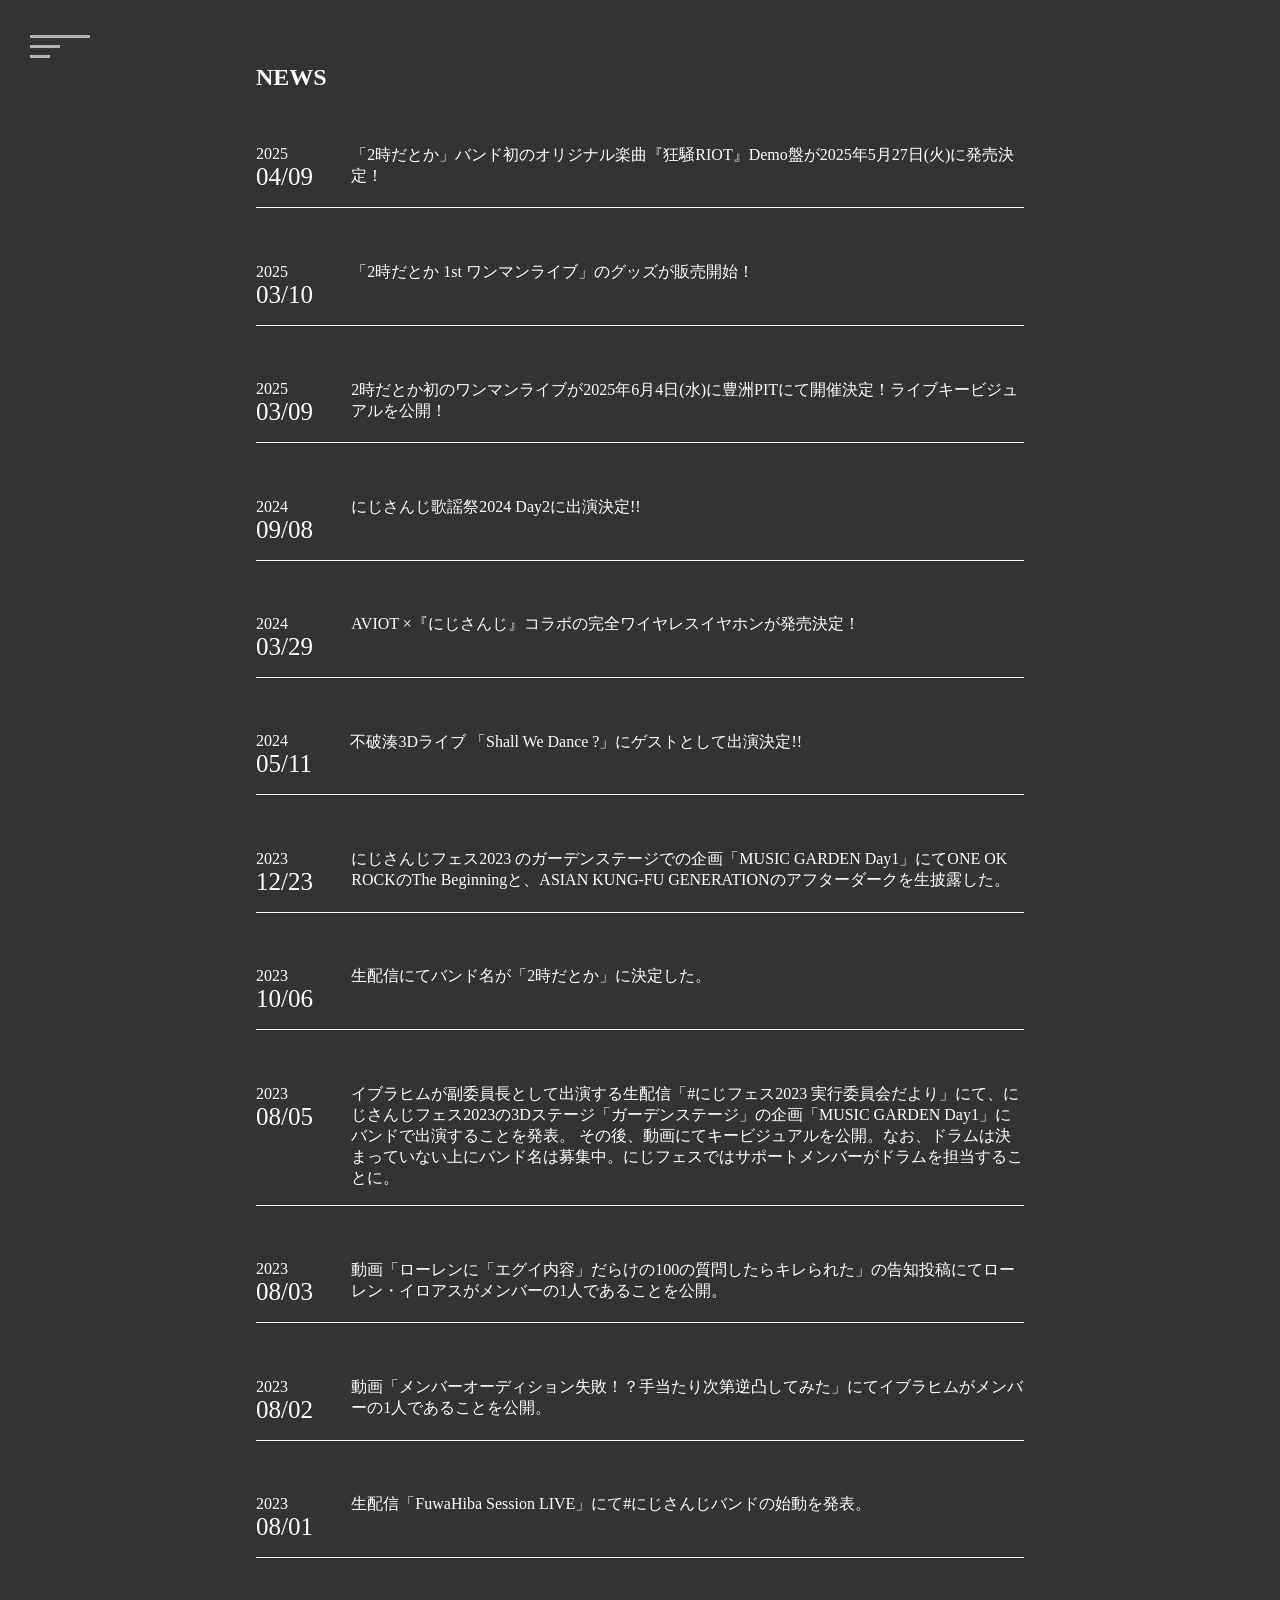
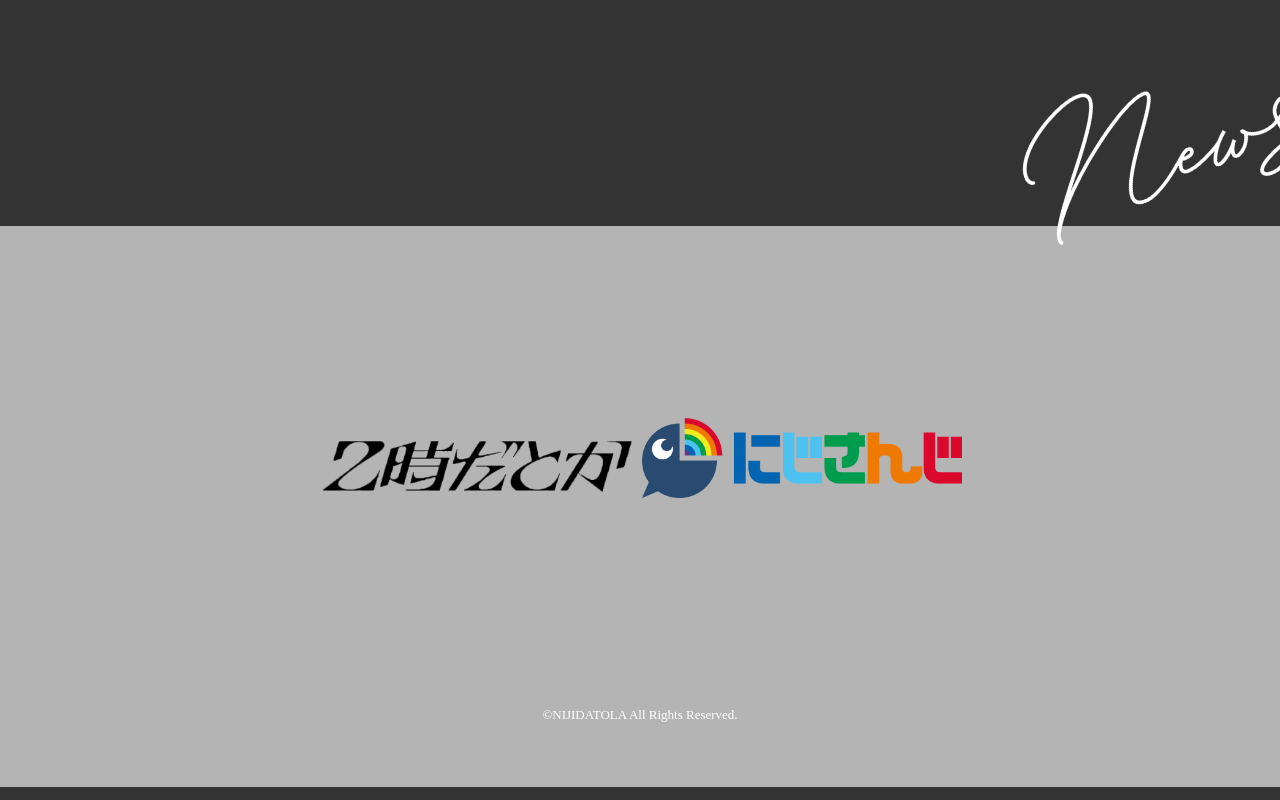
<file: news.html>
<!DOCTYPE html>
<html lang="ja">
<head>
    <meta charset="utf-8">
    <meta name="viewport" content="width=device-width,initial-scale=1">
    <title>2時だとか/NEWS</title>
    <link rel="stylesheet" type="text/css" href="css/slick.css"/>
    <link rel="stylesheet" href="css/news.css">


   
</head>
<body>
    <div id="navArea">
        <nav>
            <div class="inner">
              <ul>
                    <li><a href="index.html">HOME</a></li>
                    <li>
                        <input type="checkbox" id="menu_bar01" />
                        <label for="menu_bar01" tabindex="0"><a href="#">PROFILE</a></label>
                          <ul class="dropdown__lists">
                            <li class="dropdown__list"><a href="fuwa.html">FUWA MINATO</a></li>
                            <li class="dropdown__list"><a href="hibari.html">WATARAI HIBARI</a></li>
                            <li class="dropdown__list"><a href="lauren.html">LAUREN IROAS</a></li>
                            <li class="dropdown__list"><a href="ibrahim.html">IBRAHIM</a></li>
                        </ul>
                        </li>
                    <li><a href="news.html">NEWS</a></li>
                    <li><a href="live.html">LIVE</a></li>
                    <li><a href="streaming.html">STREAMING</a></li>
                    <li><a href="movie.html">MOVIE</a></li>
                    <li><a href="goods.html">GOODS</a></li>
                </ul>
            </div>
          </nav>
          <div class="toggle_btn">
            <span></span>
            <span></span>
            <span></span>
          </div>
          <div id="mask"></div>
        </div>

<div class="kategori1"> 
<h2>NEWS</h2>
<div class="naiyou">
<p class="hiduke">2025 <br><span>04/09</span></p>
<p class="text">「2時だとか」バンド初のオリジナル楽曲『狂騒RIOT』Demo盤が2025年5月27日(火)に発売決定！</p>
</div>
<div class="naiyou">
<p class="hiduke">2025<br><span>03/10</span></p>
<p class="text">「2時だとか 1st ワンマンライブ」のグッズが販売開始！</p>
</div>
<div class="naiyou">
<p class="hiduke">2025<br><span>03/09</span></p>
<p class="text">2時だとか初のワンマンライブが2025年6月4日(水)に豊洲PITにて開催決定！ライブキービジュアルを公開！</p>
</div>
<div class="naiyou">
<p class="hiduke">2024<br><span>09/08</span></p>
<p class="text">にじさんじ歌謡祭2024 Day2に出演決定!!</p>
</div>
<div class="naiyou">
<p class="hiduke">2024<br><span>03/29</span></p>
<p class="text">AVIOT ×『にじさんじ』コラボの完全ワイヤレスイヤホンが発売決定！</p>
</div>
<div class="naiyou">
<p class="hiduke">2024<br><span>05/11</span></p>
<p class="text">不破湊3Dライブ 「Shall We Dance ?」にゲストとして出演決定!!</p>
</div>
<div class="naiyou">
<p class="hiduke">2023<br><span>12/23</span></p>
<p class="text">にじさんじフェス2023 のガーデンステージでの企画「MUSIC GARDEN Day1」にてONE OK ROCKのThe Beginningと、ASIAN KUNG-FU GENERATIONのアフターダークを生披露した。</p>
</div>
<div class="naiyou">
<p class="hiduke">2023<br><span>10/06</span></p>
<p class="text">生配信にてバンド名が「2時だとか」に決定した。</p>
</div>
<div class="naiyou">
<p class="hiduke">2023<br><span>08/05</span></p>
<p class="text">イブラヒムが副委員長として出演する生配信「#にじフェス2023 実行委員会だより」にて、にじさんじフェス2023の3Dステージ「ガーデンステージ」の企画「MUSIC GARDEN Day1」にバンドで出演することを発表。
    その後、動画にてキービジュアルを公開。なお、ドラムは決まっていない上にバンド名は募集中。にじフェスではサポートメンバーがドラムを担当することに。</p>
</div>
<div class="naiyou">
<p class="hiduke">2023<br><span>08/03</span></p>
<p class="text">動画「ローレンに「エグイ内容」だらけの100の質問したらキレられた」の告知投稿にてローレン・イロアスがメンバーの1人であることを公開。</p>
</div>
<div class="naiyou">
<p class="hiduke">2023<br><span>08/02</span></p>
<p class="text">動画「メンバーオーディション失敗！？手当たり次第逆凸してみた」にてイブラヒムがメンバーの1人であることを公開。</p>
</div>
<div class="naiyou">
<p class="hiduke">2023<br><span>08/01</span></p>
<p class="text">生配信「FuwaHiba Session LIVE」にて#にじさんじバンドの始動を発表。</p>
</div>
</div> 
<div class="newstext"><img src="img/2時だとか/newstext.png"></div>
<div class="kategori2">
  <a href="news.html"><img src="img/2時だとか/rogo.png" width="25%"></a>
    <a href="https://www.nijisanji.jp/"><img src="img/2時だとか/にじさんじロゴ-1.png" width="25%"></a>
    <p class="copi">©NIJIDATOLA All Rights Reserved.</p>
</div>

<script src="https://code.jquery.com/jquery-3.6.0.min.js"></script>
<script type="text/javascript" src="js/slick.min.js"></script>
<script src="js/news.js"></script>
</body>
</html>
</file>
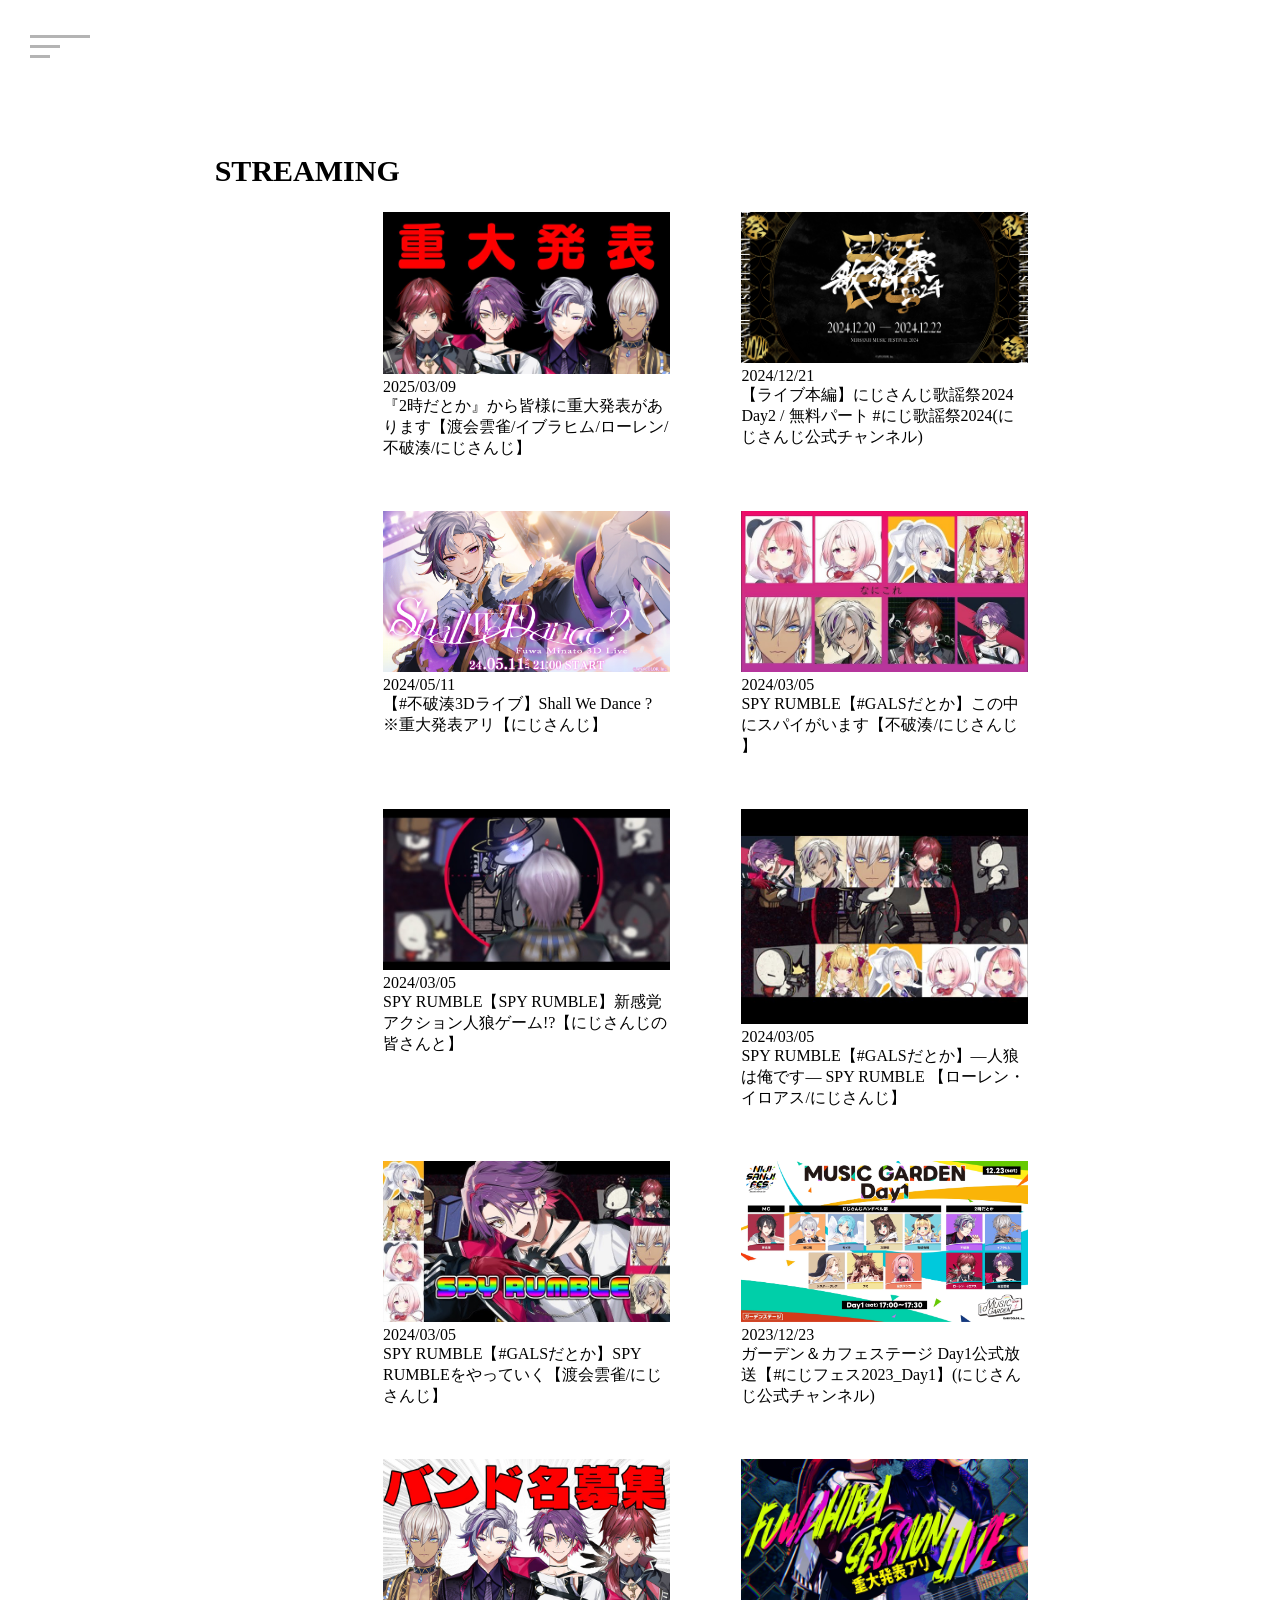
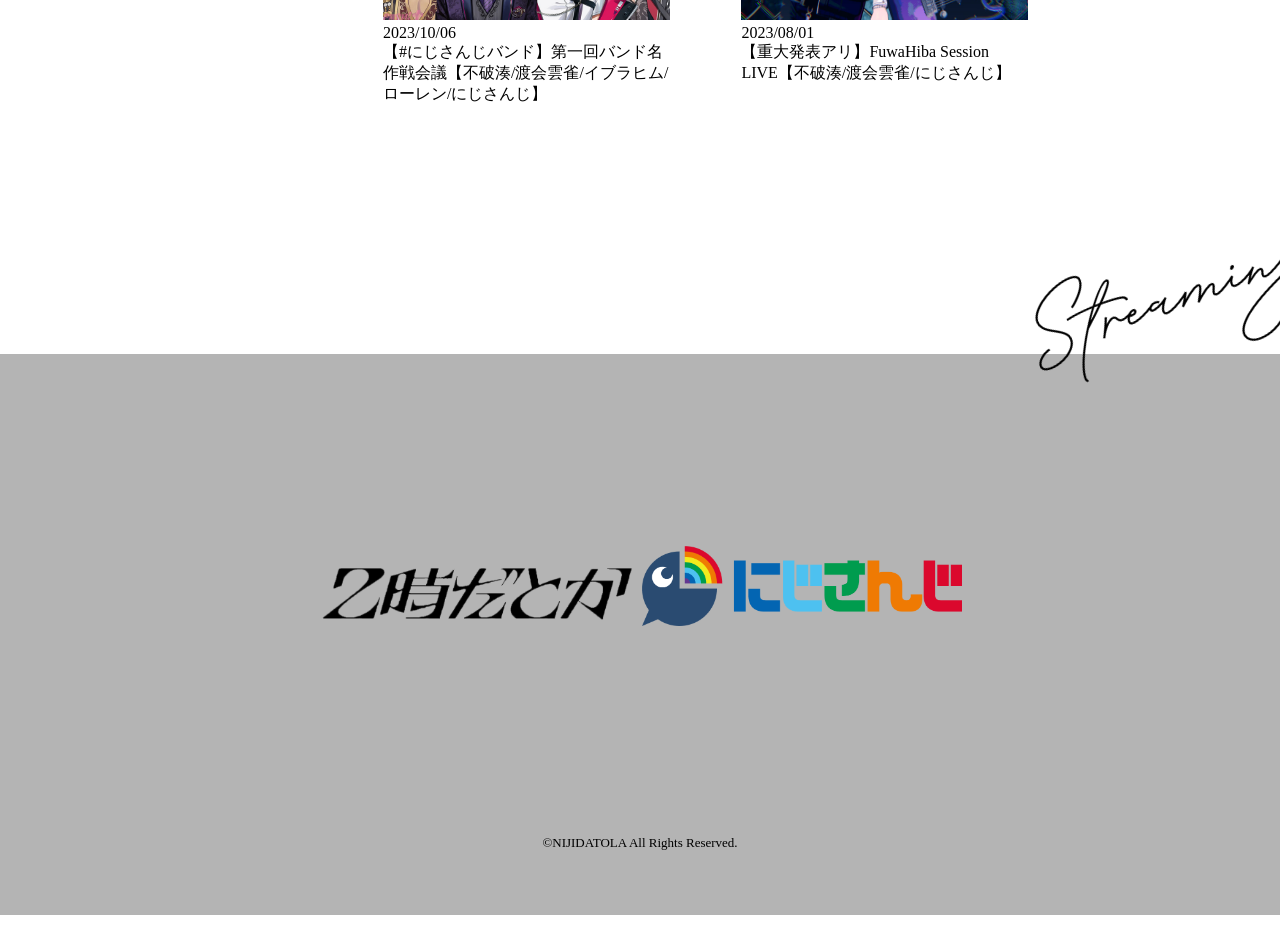
<file: streaming.html>
<!DOCTYPE html>
<html lang="ja">
<head>
    <meta charset="utf-8">
    <meta name="viewport" content="width=device-width,initial-scale=1">
    <title>2時だとか/STREAMING</title>
    <link rel="stylesheet" type="text/css" href="css/slick.css"/>
    <link rel="stylesheet" href="css/streaming.css">


   
</head>
<body>
    <div id="navArea">
        <nav>
            <div class="inner">
              <ul>
                    <li><a href="index.html">HOME</a></li>
                    <li>
                        <input type="checkbox" id="menu_bar01" />
                        <label for="menu_bar01" tabindex="0"><a href="#">PROFILE</a></label>
                          <ul class="dropdown__lists">
                            <li class="dropdown__list"><a href="fuwa.html">FUWA MINATO</a></li>
                            <li class="dropdown__list"><a href="hibari.html">WATARAI HIBARI</a></li>
                            <li class="dropdown__list"><a href="lauren.html">LAUREN IROAS</a></li>
                            <li class="dropdown__list"><a href="ibrahim.html">IBRAHIM</a></li>
                        </ul>
                        </li>
                    <li><a href="news.html">NEWS</a></li>
                    <li><a href="live.html">LIVE</a></li>
                    <li><a href="streaming.html">STREAMING</a></li>
                    <li><a href="movie.html">MOVIE</a></li>
                    <li><a href="goods.html">GOODS</a></li>
                </ul>
            </div>
          </nav>
          <div class="toggle_btn">
            <span></span>
            <span></span>
            <span></span>
          </div>
          <div id="mask"></div>
        </div>

<div class="kategori1">
<h2>STREAMING</h2>
        <ul class="boxcontent">
            <li class="box"><a href="https://www.youtube.com/watch?v=6zeiiRZ3nZk"><img src="img/2時だとか/maxresdefault.jpg"><br><p>2025/03/09<br> 『2時だとか』から皆様に重大発表があります【渡会雲雀/イブラヒム/ローレン/不破湊/にじさんじ】</p></a></li>
            <li class="box"><a href="https://www.youtube.com/watch?v=GDxTC7vitP0&t=4925s"><img src="img/2時だとか/og-image.png"><br><p>2024/12/21<br> 【ライブ本編】にじさんじ歌謡祭2024 Day2 / 無料パート #にじ歌謡祭2024(にじさんじ公式チャンネル)</p></a></li>
            <li class="box"><a href="https://www.youtube.com/watch?v=ukdxGDE7Jyo&t=2959s"><img src="img/2時だとか/GLchdj4aUAA_5UR.jpg"><br><p>2024/05/11 <br>【#不破湊3Dライブ】Shall We Dance ? ※重大発表アリ【にじさんじ】</p></a></li>
            <li class="box"><a href="https://www.youtube.com/watch?v=0O_IY-zKeoo&list=PLPh6Ft1re86aVnpTNX220ZvIJ3_UXGx8-&index=3"><img src="img/2時だとか/hq720.jpg"><br><p>2024/03/05  <br>SPY RUMBLE【#GALSだとか】この中にスパイがいます【不破湊/にじさんじ 】</p></a></li>
            <li class="box"><a href="https://www.youtube.com/watch?v=zgQqh2OSUjI&list=PLPh6Ft1re86aVnpTNX220ZvIJ3_UXGx8-&index=4"><img src="img/2時だとか/hq720 (2).jpg"><br><p>2024/03/05  <br>SPY RUMBLE【SPY RUMBLE】新感覚アクション人狼ゲーム!?【にじさんじの皆さんと】</p></a></li>
            <li class="box"><a href="https://www.youtube.com/watch?v=BmIXlseODHI&t=12s"><img src="img/2時だとか/sddefault.jpg"><br><p>2024/03/05 <br> SPY RUMBLE【#GALSだとか】—人狼は俺です— SPY RUMBLE 【ローレン・イロアス/にじさんじ】</p></a></li>
            <li class="box"><a href="https://www.youtube.com/watch?v=CbgPSoaHcqg&list=PLPh6Ft1re86aVnpTNX220ZvIJ3_UXGx8-"><img src="img/2時だとか/hq720 (1).jpg"><br><p>2024/03/05 <br> SPY RUMBLE【#GALSだとか】SPY RUMBLEをやっていく【渡会雲雀/にじさんじ】</p></a></li>
            <li class="box"><a href="https://www.youtube.com/watch?v=FoCAWFHV8FM&t=24023s"><img src="img/2時だとか/gardenstage_day1-4.webp"><br><p>2023/12/23 <br> ガーデン＆カフェステージ Day1公式放送【#にじフェス2023_Day1】(にじさんじ公式チャンネル)</p></a></li>
            <li class="box"><a href="https://www.youtube.com/watch?v=2IXBncu8Zqk"><img src="img/2時だとか/5bd3add99cd76ce08b13e92d73a7a24f.jpg"><br><p>2023/10/06  <br>【#にじさんじバンド】第一回バンド名作戦会議【不破湊/渡会雲雀/イブラヒム/ローレン/にじさんじ】</p></a></li>
            <li class="box"><a href="https://www.youtube.com/watch?v=Zi1EP0Hh2Es"><img src="img/2時だとか/maxresdefault1.jpg"><br><p>2023/08/01 <br> 【重大発表アリ】FuwaHiba Session LIVE【不破湊/渡会雲雀/にじさんじ】</p></a></li>
        </ul>
</div>


<div class="streamingtext"><img src="img/2時だとか/streamingtext.png"></div>
<div class="kategori2">
  <a href="streaming.html"><img src="img/2時だとか/rogo.png" width="25%"></a>
  <a href="https://www.nijisanji.jp/"><img src="img/2時だとか/にじさんじロゴ-1.png" width="25%"></a>
    <p class="copi">©NIJIDATOLA All Rights Reserved.</p>
</div>
<script src="https://code.jquery.com/jquery-3.6.0.min.js"></script>
<script type="text/javascript" src="js/slick.min.js"></script>
<script src="js/news.js"></script>
</body>
</html>
</file>
<file: css/style.css>
@charset"UTF-8"; 
body{
  font-family: "Avenir Next", "Avenir",serif;
  margin:0;
  padding:0;
  width:100%;
  text-align: center;
  overflow: hidden scroll;
}

/*============
ハンバーガーメニュー
=============*/
nav {
  display: block;
  position: fixed;
  top: 0;
  left: -300px;
  bottom: 0;
  width: 300px;
  background: #ffffff;
  overflow-x: hidden;
  overflow-y: auto;
  -webkit-overflow-scrolling: touch;
  transition: .5s;
  z-index: 15;
}
#navArea.open nav {
  left: 0;
}

nav .inner {
  padding: 25px;
  
}
nav .inner ul {
  list-style: none;
  margin: 0;
  padding: 0;
}
nav .inner ul li {
  position: relative;
  margin: 0;
  border-bottom: 1px solid #333;
}
nav .inner ul li a {
  display: block;
  color: #333;
  font-size: 14px;
  padding: 1em;
  text-decoration: none;
  transition-duration: 0.2s;
}
nav .inner ul li a:hover {
  background: #e4e4e4;
}
@media screen and (max-width: 767px) {
  nav {
    left: -240px;
    width: 240px;
  }
}
/*============
@keyframes
=============*/
@keyframes equalizer01 {
  0% {
    width: 70%;
  }
  10% {
    width: 50%;
  }
  20% {
    width: 100%;
  }
  30% {
    width: 10%;
  }
  40% {
    width: 50%;
  }
  50% {
    width: 70%;
  }
  60% {
    width: 50%;
  }
  70% {
    width: 10%;
  }
  80% {
    width: 100%;
  }
  90% {
    width: 10%;
  }
  100% {
    width: 70%;
  }
}
@keyframes equalizer02 {
  0% {
    width: 30%;
  }
  10% {
    width: 20%;
  }
  20% {
    width: 40%;
  }
  30% {
    width: 10%;
  }
  40% {
    width: 20%;
  }
  50% {
    width: 30%;
  }
  60% {
    width: 20%;
  }
  70% {
    width: 10%;
  }
  80% {
    width: 40%;
  }
  90% {
    width: 10%;
  }
  100% {
    width: 30%;
  }
}
/*============
.toggle_btn
=============*/
.toggle_btn {
  display: block;
  position: fixed;
  top: 30px;
  left: 30px;
  width: 60px;
  height: 30px;
  transform: translate(0, 0);
  transition: all .5s;
  cursor: pointer;
  z-index: 15;
}
.open .toggle_btn {
  left: 330px;
}
.toggle_btn span {
  display: block;
  position: absolute;
  left: 0;
  width: 30px;
  height: 3px;
  background-color: #b4b4b4;
  transition: all .5s;
}
.toggle_btn span:nth-child(1) {
  top: 5px;
  width: 60px;
  animation: equalizer01 7000ms infinite;
}
.toggle_btn span:nth-child(2) {
  top: 15px;
  width: 30px;
  animation: equalizer02 5000ms infinite;
  animation-delay: 0.33s;
}
.toggle_btn span:nth-child(3) {
  top: 25px;
  width: 20px;
  animation: equalizer02 5000ms infinite;
}
.open .toggle_btn span {
  background-color: #fff;
  width: 30px;
}
.open .toggle_btn span:nth-child(1) {
  transform: translate(0, 10px) rotate(-45deg);
  animation: unset;
}
.open .toggle_btn span:nth-child(2) {
  opacity: 0;
  animation: unset;
}
.open .toggle_btn span:nth-child(3) {
  transform: translate(0, -10px) rotate(45deg);
  animation: unset;
}
@media screen and (max-width: 767px) {
  .open .toggle_btn {
    left: 260px;
  }
}
/*============
#mask
=============*/
#mask {
  display: none;
}
.open #mask {
  display: block;
  position: fixed;
  top: 0;
  left: 0;
  width: 100%;
  height: 100%;
  background: #000;
  opacity: .8;
  z-index: 10;
  cursor: pointer;
  transition: all .5s;
}


.inner input {
  display: none; /* チェックボックスを隠す */
}
.inner label {
cursor: pointer;
display: block;
text-decoration: none;
color: #fff;
position: relative;
outline: none; 
line-height: 1;
}
.dropdown__lists {
margin: 0;
padding: 0;
list-style: none;
background-color: #ffffff;
}
.dropdown__list {
height: 0;
overflow-y: hidden;
padding-top: 0;
padding-bottom: 0;
}
#menu_bar01:checked ~ .dropdown__lists li{
  height: auto; /* 開いたときの高さ */
}


 /* 閉じた状態の矢印描画 */
 .inner label:after {
  content: "";
  display: block;
  width: 8px;
  height: 8px;
  border-top: #000000 2px solid;
  border-right: #000000 2px solid;
  transform: rotate(135deg);
  position: absolute;
  right: 2%;
  top: 0;
  bottom: 15%;
  margin: auto;
  cursor: pointer;
}
/* 開いた状態の矢印描画 */
.inner input[type=checkbox]:checked + label:after {
  transform: rotate(-45deg);
}









/*============
トップ動画
=============*/

.video-bg::after {
    content: '';
    position: absolute;
    top: -5%;
    left: 0;
    display: block;
    width: 100%;
    height: 100%;
    background: rgba(0, 0, 0, .3);
  }
  
  .video-bg iframe {
    display: block;
    position: absolute;
    top: 45%;
    left: 50%;
    transform: translate(-50%, -50%);
    width: 1900px;
    height:100%;
  }


  h1{
    position: absolute;
    top: 80%;
    left: 25%;
    z-index:2;
  }

.text{
  margin-top:1000px;
  margin-left:5%;
  margin-right:5%;
  opacity: 0;
  transform: translate(0,0);
  transition: all 1.5s;
  &.fadein-bottom{
    transform: translate(0,30px);
}
&.scrollin{
  opacity: 1 !important;
  transform: translate(0, 0) !important;
}
}


.deco1{
  z-index:3;
  width:25%;
  position: absolute;
  top:0;
  left: 0;
  margin-left:84%;
  margin-top:-1%;
}
.deco2{
  z-index:3;
  width:20%;
  position: absolute;
  top:80%;
  left:89.4%;

}

.deco3{
  z-index:2;
  width:10%;
  position: absolute;
  top:80%;
  left:90%;

}
.deco4{
  z-index:2;
  width:10%;
  position: absolute;
  top:65%;
  left: 0;

}
.deco5{
  z-index:2;
  width:10%;
  position: absolute;
  top:20%;
  left: 92%;
}
.deco6{
  z-index:2;
  width:10%;
  position: absolute;
  top:70%;
  left: 5%;
}
.deco7{
  z-index:2;
  width:7%;
  position: absolute;
  top:10%;
  left: 2%;

}




/*============
プロフィール
=============*/
.profile{
  display: flex;
  justify-content: center;
  margin-top:200px;
  opacity: 0;
  transform: translate(0,0);
  transition: all 1.5s;
  &.fadein-bottom{
    transform: translate(0,30px);
}
&.scrollin{
  opacity: 1 !important;
  transform: translate(0, 0) !important;
}
}

.profile img{
  width:250px;
}

.profile li {
  list-style: none;
  margin-left: 10px;
}

.profile a img{ filter:grayscale(100%);
  position:relative;
	top:0; }

.profile a img:hover{
	filter:grayscale(0);
  top:-10px;
	transition:0.3s;
}



h2{
  font-size:200%;
  margin-top:200px;
  margin-left:-30%;
}

.kategori1{
  opacity: 0;
  transform: translate(0,0);
  transition: all 1.5s;
  &.fadein-bottom{
    transform: translate(0,30px);
}
&.scrollin{
  opacity: 1 !important;
  transform: translate(0, 0) !important;
}
}
.kategori1 p{
  margin-left:5%;
  margin-right:5%;
}

.kasou{
  text-align: center;
  margin-top: 50px;
    opacity: 0;
    transform: translate(0,0);
    transition: all 1.5s;
    &.fadein-bottom{
      transform: translate(0,30px);
  }
  &.scrollin{
    opacity: 1 !important;
    transform: translate(0, 0) !important;
  }
  }


.kasou a{
  text-decoration: none;
  color: #000;
  background: #fff;
  display: inline-block;
	border: solid 1px #000000;
  padding:10px;
  padding-left: 5%;
  padding-right: 5%;
}

.kasou a:hover{
  background: #000000;
  color: #ffffff;
  cursor: pointer;
  transition: .2s cubic-bezier(0.45, 0, 0.55, 1);
}


.kategori2{
  opacity: 0;
  transform: translate(0,0);
  transition: all 1.5s;
  &.fadein-bottom{
    transform: translate(0,30px);
}
&.scrollin{
  opacity: 1 !important;
  transform: translate(0, 0) !important;
}
}
.kategori3{
  opacity: 0;
  transform: translate(0,0);
  transition: all 1.5s;
  &.fadein-bottom{
    transform: translate(0,30px);
}
&.scrollin{
  opacity: 1 !important;
  transform: translate(0, 0) !important;
}
}
.kategori4{
  opacity: 0;
  transform: translate(0,0);
  transition: all 1.5s;
  &.fadein-bottom{
    transform: translate(0,30px);
}
&.scrollin{
  opacity: 1 !important;
  transform: translate(0, 0) !important;
}
}
.kategori5{
  opacity: 0;
  transform: translate(0,0);
  transition: all 1.5s;
  &.fadein-bottom{
    transform: translate(0,30px);
}
&.scrollin{
  opacity: 1 !important;
  transform: translate(0, 0) !important;
}
}


/*============
カルーセル
=============*/

.slider-3{
  margin-left:5%;
  margin-right:5%;
}

.slider-3 img {
  height: 30vw; 
  max-height: 400px; 
  min-height: 350px; }


.slider-3 .slick-slide {
  margin: 0 60px;
  padding: 60px 0;
  position: relative;
}
.slider-3 .slick-slide img {
  width: 600px;
  height: 400px;
  transition: all 0.6s ease 0.4s;
  opacity: 0.8;
  box-shadow: 7px 7px 15px -5px #666;
  overflow: hidden;
}
.slider-3 .slick-slide.slick-current img {
  transform: scale(1.2);
  opacity: 1;
}
.slider-3 .slick-slide img {
  display: block;
  width: 100%;
  height: 100%;
  object-fit: cover;
}
.slider-3 .slick-arrow {
  width: 60px;
  height: 60px;
  background-color: #000000;
  cursor: pointer;
  border: none;
  outline: none;
  font-size: 0;
  position: absolute;
  top: 50%;
  z-index: 1;
  transform: translateY(-50%) rotate(45deg);
  filter: drop-shadow(0px 3px 6px rgba(0, 0, 0, 0.16));
}
.slider-3 .slick-arrow::before {
  content: '';
  display: block;
  width: 12px;
  height: 12px;
  border: 1px solid #ffffff;
  border-width: 3px 3px 0 0;
  position: absolute;
  top: 24px;
}
.slider-3 .slick-next {
  right: 0;
}
.slider-3 .slick-prev {
  left: 0;
}
.slider-3 .slick-next::before {
  left: 20px;
}
.slider-3 .slick-prev::before {
  border-width: 0 0 3px 3px;
  right: 23px;
}
.slider-3 p{
  margin-top:50px;
}
.slider-3 a{
  text-decoration: none;
  color: #000;
}

.dots-3 .slick-dots {
  text-align: center;
}
.dots-3 .slick-dots li {
  display: inline-block;
}
.dots-3 .slick-dots button {
  display: block;
  width: 20px;
  height: 5px;
  margin: 6px;
  font-size: 0;
  padding: 20;
  border: 0;
  outline: none;
  cursor: pointer;
  background: #bcbcbc;
}
.dots-3 .slick-dots .slick-active button {
  background: #000000;
}




.slider-4{
  margin-left:5%;
  margin-right:5%;
}

.slider-4 img {
  height: 30vw; 
  max-height: 400px; 
  min-height: 350px; }


.slider-4 .slick-slide {
  margin: 0 60px;
  padding: 60px 0;
  position: relative;
}
.slider-4 .slick-slide img {
  width: 600px;
  height: 400px;
  transition: all 0.6s ease 0.4s;
  opacity: 0.8;
  box-shadow: 7px 7px 15px -5px #666;
  overflow: hidden;
}
.slider-4 .slick-slide.slick-current img {
  transform: scale(1.2);
  opacity: 1;
}
.slider-4 .slick-slide img {
  display: block;
  width: 100%;
  height: 100%;
  object-fit: cover;
}
.slider-4 .slick-arrow {
  width: 60px;
  height: 60px;
  background-color: #000000;
  cursor: pointer;
  border: none;
  outline: none;
  font-size: 0;
  position: absolute;
  top: 50%;
  z-index: 1;
  transform: translateY(-50%) rotate(45deg);
  filter: drop-shadow(0px 3px 6px rgba(0, 0, 0, 0.16));
}
.slider-4 .slick-arrow::before {
  content: '';
  display: block;
  width: 12px;
  height: 12px;
  border: 1px solid #ffffff;
  border-width: 3px 3px 0 0;
  position: absolute;
  top: 24px;
}
.slider-4 .slick-next {
  right: 0;
}
.slider-4 .slick-prev {
  left: 0;
}
.slider-4 .slick-next::before {
  left: 20px;
}
.slider-4 .slick-prev::before {
  border-width: 0 0 3px 3px;
  right: 23px;
}
.slider-4 p{
  margin-top:50px;
}
.slider-4 a{
  text-decoration: none;
  color: #000;
}

.dots-4 .slick-dots {
  text-align: center;
}
.dots-4 .slick-dots li {
  display: inline-block;
}
.dots-4 .slick-dots button {
  display: block;
  width: 20px;
  height: 5px;
  margin: 6px;
  font-size: 0;
  padding: 20;
  border: 0;
  outline: none;
  cursor: pointer;
  background: #bcbcbc;
}
.dots-4 .slick-dots .slick-active button {
  background: #000000;
}




.slider-5{
  margin-left:5%;
  margin-right:5%;
}

.slider-5 img {
  height: 30vw; 
  max-height: 400px; 
  min-height: 350px; }


.slider-5 .slick-slide {
  margin: 0 60px;
  padding: 60px 0;
  position: relative;
}
.slider-5 .slick-slide img {
  width: 600px;
  height: 400px;
  transition: all 0.6s ease 0.4s;
  opacity: 0.8;
  box-shadow: 7px 7px 15px -5px #666;
  overflow: hidden;
}
.slider-5 .slick-slide.slick-current img {
  transform: scale(1.2);
  opacity: 1;
}
.slider-5 .slick-slide img {
  display: block;
  width: 100%;
  height: 100%;
  object-fit: cover;
}
.slider-5 .slick-arrow {
  width: 60px;
  height: 60px;
  background-color: #000000;
  cursor: pointer;
  border: none;
  outline: none;
  font-size: 0;
  position: absolute;
  top: 50%;
  z-index: 1;
  transform: translateY(-50%) rotate(45deg);
  filter: drop-shadow(0px 3px 6px rgba(0, 0, 0, 0.16));
}
.slider-5 .slick-arrow::before {
  content: '';
  display: block;
  width: 12px;
  height: 12px;
  border: 1px solid #ffffff;
  border-width: 3px 3px 0 0;
  position: absolute;
  top: 24px;
}
.slider-5 .slick-next {
  right: 0;
}
.slider-5 .slick-prev {
  left: 0;
}
.slider-5 .slick-next::before {
  left: 20px;
}
.slider-5 .slick-prev::before {
  border-width: 0 0 3px 3px;
  right: 23px;
}
.slider-5 p{
  margin-top:50px;
}
.slider-5 a{
  text-decoration: none;
  color: #000;
}

.dots-5 .slick-dots {
  text-align: center;
}
.dots-5 .slick-dots li {
  display: inline-block;
}
.dots-5 .slick-dots button {
  display: block;
  width: 20px;
  height: 5px;
  margin: 6px;
  font-size: 0;
  padding: 20;
  border: 0;
  outline: none;
  cursor: pointer;
  background: #bcbcbc;
}
.dots-5 .slick-dots .slick-active button {
  background: #000000;
}


.goods img{
  width:60%;
}



  .goods li{
    list-style: none;
  }
  .goods a{
    text-decoration: none;
    color: #000;
  }
.kategori5{
  margin-bottom:20%;
}


/*============
テキストスクロール
=============*/
/* ulタグ */
.scroll-list {
  display: flex;
  list-style: none;
  padding-inline: 0;
  margin-inline: 0;
  gap: 0;
  overflow: hidden;
}

/* liタグ */
.scroll-list li {
  color: #b4b4b4;
  font-size: 3em;
  font-weight: bold;
  white-space: nowrap;
  padding: 0 0.5em 0 0;
  margin: 0;
  animation: marquee-left 16s linear infinite;
}

/* PCの時のフォントサイズ */
@media (min-width: 600px) {
  .scroll-list li {
    font-size: 8vw;
  }
}

/* アニメーション */
@keyframes marquee-left {
  100% {
    transform: translateX(-100%);
  }
}

.kategori6{
  background-color: #b4b4b4;
  padding-top:15%;
}
.copi{
  padding-top:15%;
  padding-bottom:5%;
  font-size: small;
}

.naiyou{
  display: flex;
  border-bottom: 1px solid #000000;
  margin-top: 5%;
}

span{
  font-size:25px;
}

.text2{
  margin-left:5%;
  margin-top:2%;
}

.news{
  width:60%;
  margin:5%;
  margin-left:20%;
  margin-top:5%;
}









@media screen and (max-width: 767px) {

  h1{
    position: absolute;
    top: 80%;
    left: 1vw;
    z-index:4;
  }

  .profile{
    display: flex;
    justify-content: center;
    width:100%;
    flex-wrap: wrap;
    margin-left:-10%;
  }
  .profile img{
    width:150px;
  }
  .slider-3 img {
      max-height: 200px; 
      min-height: 100px; }

      .naiyou{
        display: block;
        text-align: left;
    }
    .goods img{
      width:100%;
    }

  }
</file>
<file: css/goods.css>
@charset"UTF-8"; 
body{
  font-family: "Avenir Next", "Avenir",serif;
  margin:0;
  padding:0;
  width:100%;
  text-align: center;
overflow: hidden scroll;
}

/*============
ハンバーガーメニュー
=============*/
nav {
  display: block;
  position: fixed;
  top: 0;
  left: -300px;
  bottom: 0;
  width: 300px;
  background: #ffffff;
  overflow-x: hidden;
  overflow-y: auto;
  -webkit-overflow-scrolling: touch;
  transition: .5s;
  z-index: 15;
}
#navArea.open nav {
  left: 0;
}

nav .inner {
  padding: 25px;
  
}
nav .inner ul {
  list-style: none;
  margin: 0;
  padding: 0;
}
nav .inner ul li {
  position: relative;
  margin: 0;
  border-bottom: 1px solid #333;
}
nav .inner ul li a {
  display: block;
  color: #333;
  font-size: 14px;
  padding: 1em;
  text-decoration: none;
  transition-duration: 0.2s;
}
nav .inner ul li a:hover {
  background: #e4e4e4;
}
@media screen and (max-width: 767px) {
  nav {
    left: -240px;
    width: 240px;
  }
}
/*============
@keyframes
=============*/
@keyframes equalizer01 {
  0% {
    width: 70%;
  }
  10% {
    width: 50%;
  }
  20% {
    width: 100%;
  }
  30% {
    width: 10%;
  }
  40% {
    width: 50%;
  }
  50% {
    width: 70%;
  }
  60% {
    width: 50%;
  }
  70% {
    width: 10%;
  }
  80% {
    width: 100%;
  }
  90% {
    width: 10%;
  }
  100% {
    width: 70%;
  }
}
@keyframes equalizer02 {
  0% {
    width: 30%;
  }
  10% {
    width: 20%;
  }
  20% {
    width: 40%;
  }
  30% {
    width: 10%;
  }
  40% {
    width: 20%;
  }
  50% {
    width: 30%;
  }
  60% {
    width: 20%;
  }
  70% {
    width: 10%;
  }
  80% {
    width: 40%;
  }
  90% {
    width: 10%;
  }
  100% {
    width: 30%;
  }
}
/*============
.toggle_btn
=============*/
.toggle_btn {
  display: block;
  position: fixed;
  top: 30px;
  left: 30px;
  width: 60px;
  height: 30px;
  transform: translate(0, 0);
  transition: all .5s;
  cursor: pointer;
  z-index: 15;
}
.open .toggle_btn {
  left: 330px;
}
.toggle_btn span {
  display: block;
  position: absolute;
  left: 0;
  width: 30px;
  height: 3px;
  background-color: #b4b4b4;
  transition: all .5s;
}
.toggle_btn span:nth-child(1) {
  top: 5px;
  width: 60px;
  animation: equalizer01 7000ms infinite;
}
.toggle_btn span:nth-child(2) {
  top: 15px;
  width: 30px;
  animation: equalizer02 5000ms infinite;
  animation-delay: 0.33s;
}
.toggle_btn span:nth-child(3) {
  top: 25px;
  width: 20px;
  animation: equalizer02 5000ms infinite;
}
.open .toggle_btn span {
  background-color: #fff;
  width: 30px;
}
.open .toggle_btn span:nth-child(1) {
  transform: translate(0, 10px) rotate(-45deg);
  animation: unset;
}
.open .toggle_btn span:nth-child(2) {
  opacity: 0;
  animation: unset;
}
.open .toggle_btn span:nth-child(3) {
  transform: translate(0, -10px) rotate(45deg);
  animation: unset;
}
@media screen and (max-width: 767px) {
  .open .toggle_btn {
    left: 260px;
  }
}
/*============
#mask
=============*/
#mask {
  display: none;
}
.open #mask {
  display: block;
  position: fixed;
  top: 0;
  left: 0;
  width: 100%;
  height: 100%;
  background: #000;
  opacity: .8;
  z-index: 10;
  cursor: pointer;
  transition: all .5s;
}


.inner input {
  display: none; /* チェックボックスを隠す */
}
.inner label {
cursor: pointer;
display: block;
text-decoration: none;
color: #fff;
position: relative;
outline: none; 
line-height: 1;
}
.dropdown__lists {
margin: 0;
padding: 0;
list-style: none;
background-color: #ffffff;
}
.dropdown__list {
height: 0;
overflow-y: hidden;
padding-top: 0;
padding-bottom: 0;
}
#menu_bar01:checked ~ .dropdown__lists li{
  height: auto; /* 開いたときの高さ */
}


 /* 閉じた状態の矢印描画 */
 .inner label:after {
  content: "";
  display: block;
  width: 8px;
  height: 8px;
  border-top: #000000 2px solid;
  border-right: #000000 2px solid;
  transform: rotate(135deg);
  position: absolute;
  right: 2%;
  top: 0;
  bottom: 15%;
  margin: auto;
  cursor: pointer;
}
/* 開いた状態の矢印描画 */
.inner input[type=checkbox]:checked + label:after {
  transform: rotate(-45deg);
}





.kategori2{
  text-align: center;
  background-color: #b4b4b4;
  padding-top:15%;
}
.copi{
  padding-top:15%;
  padding-bottom:5%;
  font-size: small;
}
.goodstext img{
  width:300px;
}
.goodstext{
  margin-top:5%;
  margin-left:80%;
  margin-bottom:-2%;
  transform: rotate( -20deg );
}

.boxcontent img{
  width: 80%; /* または任意のサイズ */
  height: auto; /* アスペクト比を維持するために自動調整 */
}
.box{
  list-style: none;
text-align: center;
width: 50%;
margin-bottom:5%;
}
.box p{
  text-align: left;
  width: 80%;
  margin-left:10%;
  color: #000;
  margin-top:0%;
}
.kategori1{
  width:80%;
}
.boxcontent{
  display: flex;
  flex-wrap: wrap;
width:70%;
margin-left:30%;
}
.boxcontent li a{
  text-decoration: none;
}



h2{
  margin-top:15%;
  margin-left:-40%;
  font-size:30px;
}



@media screen and (max-width: 767px) {
  h2{
      margin-left:-20%;

    }
  .box{
      list-style: none;
    text-align: center;
    width: 100%;
    margin-bottom:5%;
  }
  .box p{
      margin-top:-1%;
  }
  .boxcontent{
  width:90%;
  margin-left:5%;
  }
  .goodstext{
      margin-top:10%;
      margin-left:55%;
      transform: rotate( -20deg );
    }
    .goodstext img{
      width:200px;
    }
}
</file>
<file: css/hibari.css>
@charset"UTF-8"; 
body{
  font-family: "Avenir Next", "Avenir",serif;
  margin:0;
  padding:0;
  background-color:#192332;
width:100%;
overflow: hidden scroll;
}

/*============
ハンバーガーメニュー
=============*/
nav {
  display: block;
  position: fixed;
  top: 0;
  left: -300px;
  bottom: 0;
  width: 300px;
  background: #ffffff;
  overflow-x: hidden;
  overflow-y: auto;
  -webkit-overflow-scrolling: touch;
  transition: .5s;
  z-index: 15;
}
#navArea.open nav {
  left: 0;
}

nav .inner {
  padding: 25px;
  
}
nav .inner ul {
  list-style: none;
  margin: 0;
  padding: 0;
}
nav .inner ul li {
  position: relative;
  margin: 0;
  border-bottom: 1px solid #333;
}
nav .inner ul li a {
  display: block;
  color: #333;
  font-size: 14px;
  padding: 1em;
  text-decoration: none;
  transition-duration: 0.2s;
}
nav .inner ul li a:hover {
  background: #e4e4e4;
}
@media screen and (max-width: 767px) {
  nav {
    left: -240px;
    width: 240px;
  }
}
/*============
@keyframes
=============*/
@keyframes equalizer01 {
  0% {
    width: 70%;
  }
  10% {
    width: 50%;
  }
  20% {
    width: 100%;
  }
  30% {
    width: 10%;
  }
  40% {
    width: 50%;
  }
  50% {
    width: 70%;
  }
  60% {
    width: 50%;
  }
  70% {
    width: 10%;
  }
  80% {
    width: 100%;
  }
  90% {
    width: 10%;
  }
  100% {
    width: 70%;
  }
}
@keyframes equalizer02 {
  0% {
    width: 30%;
  }
  10% {
    width: 20%;
  }
  20% {
    width: 40%;
  }
  30% {
    width: 10%;
  }
  40% {
    width: 20%;
  }
  50% {
    width: 30%;
  }
  60% {
    width: 20%;
  }
  70% {
    width: 10%;
  }
  80% {
    width: 40%;
  }
  90% {
    width: 10%;
  }
  100% {
    width: 30%;
  }
}
/*============
.toggle_btn
=============*/
.toggle_btn {
  display: block;
  position: fixed;
  top: 30px;
  left: 30px;
  width: 60px;
  height: 30px;
  transform: translate(0, 0);
  transition: all .5s;
  cursor: pointer;
  z-index: 15;
}
.open .toggle_btn {
  left: 330px;
}
.toggle_btn span {
  display: block;
  position: absolute;
  left: 0;
  width: 30px;
  height: 3px;
  background-color: #ffffff;
  transition: all .5s;
}
.toggle_btn span:nth-child(1) {
  top: 5px;
  width: 60px;
  animation: equalizer01 7000ms infinite;
}
.toggle_btn span:nth-child(2) {
  top: 15px;
  width: 30px;
  animation: equalizer02 5000ms infinite;
  animation-delay: 0.33s;
}
.toggle_btn span:nth-child(3) {
  top: 25px;
  width: 20px;
  animation: equalizer02 5000ms infinite;
}
.open .toggle_btn span {
  background-color: #fff;
  width: 30px;
}
.open .toggle_btn span:nth-child(1) {
  transform: translate(0, 10px) rotate(-45deg);
  animation: unset;
}
.open .toggle_btn span:nth-child(2) {
  opacity: 0;
  animation: unset;
}
.open .toggle_btn span:nth-child(3) {
  transform: translate(0, -10px) rotate(45deg);
  animation: unset;
}
@media screen and (max-width: 767px) {
  .open .toggle_btn {
    left: 260px;
  }
}
/*============
#mask
=============*/
#mask {
  display: none;
}
.open #mask {
  display: block;
  position: fixed;
  top: 0;
  left: 0;
  width: 100%;
  height: 100%;
  background: #000;
  opacity: .8;
  z-index: 10;
  cursor: pointer;
  transition: all .5s;
}

.inner input {
  display: none; /* チェックボックスを隠す */
}
.inner label {
cursor: pointer;
display: block;
text-decoration: none;
color: #fff;
position: relative;
outline: none; 
line-height: 1;
}
.dropdown__lists {
margin: 0;
padding: 0;
list-style: none;
background-color: #ffffff;
}
.dropdown__list {
height: 0;
overflow-y: hidden;
padding-top: 0;
padding-bottom: 0;
}

#menu_bar01:checked ~ .dropdown__lists li{
  height: auto; /* 開いたときの高さ */
}
 /* 閉じた状態の矢印描画 */
 .inner label:after {
  content: "";
  display: block;
  width: 8px;
  height: 8px;
  border-top: #000000 2px solid;
  border-right: #000000 2px solid;
  transform: rotate(135deg);
  position: absolute;
  right: 2%;
  top: 0;
  bottom: 15%;
  margin: auto;
  cursor: pointer;
}
/* 開いた状態の矢印描画 */
.inner input[type=checkbox]:checked + label:after {
  transform: rotate(-45deg);
}




.tabs .tab_item img{
  width:100%;

}


/*タブ切り替え全体のスタイル*/
.tabs {
  width: 350px;
  margin-top:-3%;
}

/*タブのスタイル*/
.tab_item {
  display:flex;
  transition: all 0.2s ease;
  width:20%;
  margin-left:30%;
  margin-top:10px;
}
.tab_item:hover {
  opacity: 0.75;
}

/*ラジオボタンを全て消す*/
.tabs input[name="tab_item"] {
  display: none;
}

/*タブ切り替えの中身のスタイル*/
.tab_content {
  display: none;
  width:100%;
  clear: both;
  overflow: hidden;
}


/*選択されているタブのコンテンツのみを表示*/
#hibatujo:checked ~ #hibatujo_content,
#hibagakusei:checked ~ #hibagakusei_content{
  display: block;
}

/*選択されているタブのスタイルを変える*/
.tabs input:checked + .tab_item {
  color: #fff;
}


#hibatujo_content{
margin-left:100%;
margin-top:-190%;
}
#hibatujo_content img{
  margin-left:15%;
  margin-top:-3%;
  z-index:5;
  position: absolute;
}
#hibatujo_content .c-txtsp{
  color: #ffffff;
}




#hibagakusei_content{
  margin-left:100%;
  margin-top:-190%;
  }
  #hibagakusei_content img{
    margin-left:16%;
    margin-top:-3%;
    z-index:5;
    position: absolute;
  }
  #hibagakusei_content .c-txtsp{
    color: #ffffff;
  }
  



.hibatext{
  margin-bottom:-20%;
  margin-left:65%;
}

h2{
  color: #ffffff;
  margin-top:3%;
  margin-left:10%;
  font-size:30px;
}

h3{
  color: #ffffff;
  margin-left:10.5%;
  margin-top:-1%;
  font-weight: lighter;
  font-size:15px;
}
.hibasyokai {
  color: #ffffff;
}
.hibaserifu{
width:40%;
margin-top:10%;
}
.hibaserifu p{
  background-color: #fff;
  color: #000000;
  display: inline-block;
  font-size: 25px;
  padding:5px 15px;
  font-weight: bold;
  margin-top: -2%;
  z-index: 1;
}


.hoka{
  margin-left: 65%;
  margin-top:25%;
}
.hoka ul{
  display: flex;
  list-style: none;
  margin: 0;
  padding: 0;
}
.hoka li{
  margin-left:10%;
}

.hoka ul li a {
  display: block;
  color: #333;
  text-decoration: none;
  transition-duration: 0.2s;
}
.hoka ul li a:hover {
  color:#fff;
}



.slider-3{
  margin-left:5%;
  margin-right:5%;
}


.slider-3 img {
  height: 30vw; 
  max-height: 250px; 
  min-height: 350px; }



.slider-3 .slick-slide {
  margin: 0 60px;
  padding: 60px 0;
  position: relative;
}


.slider-3 .slick-slide img {
  display: block;
  width: 100%;
  height: 100%;
  object-fit: cover;
  background-color: #000000;
  padding:10% 10% 60% 10%;
  border-radius:5%;
  margin-bottom: 5%;
}
.slider-3 .slick-arrow {
  width: 60px;
  height: 60px;
  background-color: #000000;
  cursor: pointer;
  border: none;
  outline: none;
  font-size: 0;
  position: absolute;
  top: 50%;
  z-index: 1;
  transform: translateY(-50%) rotate(45deg);
  filter: drop-shadow(0px 3px 6px rgba(0, 0, 0, 0.16));
}
.slider-3 .slick-arrow::before {
  content: '';
  display: block;
  width: 12px;
  height: 12px;
  border: 1px solid #ffffff;
  border-width: 3px 3px 0 0;
  position: absolute;
  top: 24px;
}
.slider-3 .slick-next {
  right: 0;
}
.slider-3 .slick-prev {
  left: 0;
}
.slider-3 .slick-next::before {
  left: 20px;
}
.slider-3 .slick-prev::before {
  border-width: 0 0 3px 3px;
  right: 23px;
}
.slider-3 audio{
  z-index:3;
  margin-top: 5%;
margin-left: 17%;
}
.slider-3 p{
color: #ffffff;
margin-top: -60%;
margin-left: 10%;
  z-index:3;
}
.slider-3 a{
  text-decoration: none;
  color: #000;
}

.dots-3 .slick-dots {
  text-align: center;
}
.dots-3 .slick-dots li {
  display: inline-block;
  
}
.dots-3 .slick-dots button {
  display: block;
  width: 20px;
  height: 5px;
  margin: 6px;
  font-size: 0;
  padding: 20;
  border: 0;
  outline: none;
  cursor: pointer;
  background: #bcbcbc;
}
.dots-3 .slick-dots .slick-active button {
  background: #000000;
}



.slider-4{
  margin-left:5%;
  margin-right:5%;
}

.slider-4 img {
  height: 30vw; 
  max-height: 400px; 
  min-height: 350px; }


.slider-4 .slick-slide {
  margin: 0 60px;
  padding: 60px 0;
  position: relative;
}
.slider-4 .slick-slide img {
  width: 600px;
  height: 400px;
  transition: all 0.6s ease 0.4s;
  opacity: 0.8;
  box-shadow: 7px 7px 15px -5px #666;
  overflow: hidden;
}
.slider-4 .slick-slide.slick-current img {
  transform: scale(1.2);
  opacity: 1;
}
.slider-4 .slick-slide img {
  display: block;
  width: 100%;
  height: 100%;
  object-fit: cover;
}
.slider-4 .slick-arrow {
  width: 60px;
  height: 60px;
  background-color: #000000;
  cursor: pointer;
  border: none;
  outline: none;
  font-size: 0;
  position: absolute;
  top: 50%;
  z-index: 1;
  transform: translateY(-50%) rotate(45deg);
  filter: drop-shadow(0px 3px 6px rgba(0, 0, 0, 0.16));
}
.slider-4 .slick-arrow::before {
  content: '';
  display: block;
  width: 12px;
  height: 12px;
  border: 1px solid #ffffff;
  border-width: 3px 3px 0 0;
  position: absolute;
  top: 24px;
}
.slider-4 .slick-next {
  right: 0;
}
.slider-4 .slick-prev {
  left: 0;
}
.slider-4 .slick-next::before {
  left: 20px;
}
.slider-4 .slick-prev::before {
  border-width: 0 0 3px 3px;
  right: 23px;
}
.slider-4 p{
  margin-top:50px;
}
.slider-4 a{
  text-decoration: none;
  color: #000;
}

.dots-4 .slick-dots {
  text-align: center;
}
.dots-4 .slick-dots li {
  display: inline-block;
}
.dots-4 .slick-dots button {
  display: block;
  width: 20px;
  height: 5px;
  margin: 6px;
  font-size: 0;
  padding: 20;
  border: 0;
  outline: none;
  cursor: pointer;
  background: #bcbcbc;
}
.dots-4 .slick-dots .slick-active button {
  background: #000000;
}




.kategori1{
  margin-top:15%;
}
.kategori2{
  margin-top:15%;
}
.kategori1 p{
  color: #fff;
}
.kategori3{
  margin-top:15%;
  margin-bottom:15%;
}
.kategori3 p{
  color: #fff;
}


.slider-5{
  margin-left:5%;
  margin-right:5%;
}

.slider-5 img {
  height: 30vw; 
  max-height: 400px; 
  min-height: 350px; }


.slider-5 .slick-slide {
  margin: 0 60px;
  padding: 60px 0;
  position: relative;
}
.slider-5 .slick-slide img {
  width: 600px;
  height: 400px;
  transition: all 0.6s ease 0.4s;
  opacity: 0.8;
  box-shadow: 7px 7px 15px -5px #666;
  overflow: hidden;
}
.slider-5 .slick-slide.slick-current img {
  transform: scale(1.2);
  opacity: 1;
}
.slider-5 .slick-slide img {
  display: block;
  width: 100%;
  height: 100%;
  object-fit: cover;
}
.slider-5 .slick-arrow {
  width: 60px;
  height: 60px;
  background-color: #000000;
  cursor: pointer;
  border: none;
  outline: none;
  font-size: 0;
  position: absolute;
  top: 50%;
  z-index: 1;
  transform: translateY(-50%) rotate(45deg);
  filter: drop-shadow(0px 3px 6px rgba(0, 0, 0, 0.16));
}
.slider-5 .slick-arrow::before {
  content: '';
  display: block;
  width: 12px;
  height: 12px;
  border: 1px solid #ffffff;
  border-width: 3px 3px 0 0;
  position: absolute;
  top: 24px;
}
.slider-5 .slick-next {
  right: 0;
}
.slider-5 .slick-prev {
  left: 0;
}
.slider-5 .slick-next::before {
  left: 20px;
}
.slider-5 .slick-prev::before {
  border-width: 0 0 3px 3px;
  right: 23px;
}
.slider-5 p{
  margin-top:50px;
}
.slider-5 a{
  text-decoration: none;
  color: #000;
}

.dots-5 .slick-dots {
  text-align: center;
}
.dots-5 .slick-dots li {
  display: inline-block;
}
.dots-5 .slick-dots button {
  display: block;
  width: 20px;
  height: 5px;
  margin: 6px;
  font-size: 0;
  padding: 20;
  border: 0;
  outline: none;
  cursor: pointer;
  background: #bcbcbc;
}
.dots-5 .slick-dots .slick-active button {
  background: #000000;
}


.kategori1{
  margin-top:30%;
}

.kategori4{
  background-color: #bcbcbc;
  padding-top:15%;
  text-align: center;
}
.copi{
  padding-top:10%;
  padding-bottom:5%;
  font-size: small;
}

.kategori4 ul{
  display: flex;
  list-style: none;
 margin-left: 20%;
 margin-right:20%;
 margin-top:5%;
}
.kategori4 li{
  list-style: none;
}

.kategori4 ul li a {
  display: block;
  color: #333;
  text-decoration: none;
  transition-duration: 0.2s;
}
.kategori4 ul li a:hover {
  color:#fff;
}

.deco{
  z-index:2;
  width:400px;
  position: absolute;
  top:0;
  left: 0;
margin-top:15%;
margin-left:25%;
opacity:30%;
}





@media screen and (max-width: 700px) {
  body{
    width:100%;
    overflow: hidden scroll;
  }


.hibaserifu{
  width:60%;
}
  .hibatext{
    margin-top:140%;
    margin-left:10%;
    width:100%;
  }
  .tabs {
    width: 300px;
    margin-top:-175%;
    margin-left:-10%;
  }
  
  /*タブのスタイル*/
  .tab_item {
    position: relative;
    display:flex;
    transition: all 0.2s ease;
    width:20%;
    margin-left:20%;
    margin-top:10px;
    z-index:4;
  }
  #hibatujo_content{
    margin-left:90%;
    margin-top:-170%;
    }
  #hibatujo_content img{
    margin-left:-10%;
    margin-top:-1%;
    z-index:5;
    position: absolute;
    width: 40%;
  }

  #hibagakusei_content{
    margin-left:90%;
    margin-top:-170%;
    }
    #hibagakusei_content img{
      margin-left:-9%;
      margin-top:-1%;
      z-index:5;
      position: absolute;
      width: 38%;
    }


h3{
  margin-top:-5%;
}
  h2{
    color: #ffffff;
    margin-top:15%;
    margin-left:10%;
    font-size:30px;
  }
  .kategori1{
    margin-top:250%;
  }
  .deco{
    z-index:1;
    width:300px;
    position: absolute;
    top:0;
    left: 0;
  margin-top:40%;
  margin-left:15%;
  opacity:30%;
  }
  .hoka{
    margin-left: 50%;
    margin-top:30%;
  }
}
</file>
<file: css/ibrahim.css>
@charset"UTF-8"; 
body{
  font-family: "Avenir Next", "Avenir",serif;
  margin:0;
  padding:0;
  background-color:#7CA1F0;
width:100%;
overflow: hidden scroll;
}

/*============
ハンバーガーメニュー
=============*/
nav {
  display: block;
  position: fixed;
  top: 0;
  left: -300px;
  bottom: 0;
  width: 300px;
  background: #ffffff;
  overflow-x: hidden;
  overflow-y: auto;
  -webkit-overflow-scrolling: touch;
  transition: .5s;
  z-index: 15;
}
#navArea.open nav {
  left: 0;
}

nav .inner {
  padding: 25px;
  
}
nav .inner ul {
  list-style: none;
  margin: 0;
  padding: 0;
}
nav .inner ul li {
  position: relative;
  margin: 0;
  border-bottom: 1px solid #333;
}
nav .inner ul li a {
  display: block;
  color: #333;
  font-size: 14px;
  padding: 1em;
  text-decoration: none;
  transition-duration: 0.2s;
}
nav .inner ul li a:hover {
  background: #e4e4e4;
}
@media screen and (max-width: 767px) {
  nav {
    left: -240px;
    width: 240px;
  }
}
/*============
@keyframes
=============*/
@keyframes equalizer01 {
  0% {
    width: 70%;
  }
  10% {
    width: 50%;
  }
  20% {
    width: 100%;
  }
  30% {
    width: 10%;
  }
  40% {
    width: 50%;
  }
  50% {
    width: 70%;
  }
  60% {
    width: 50%;
  }
  70% {
    width: 10%;
  }
  80% {
    width: 100%;
  }
  90% {
    width: 10%;
  }
  100% {
    width: 70%;
  }
}
@keyframes equalizer02 {
  0% {
    width: 30%;
  }
  10% {
    width: 20%;
  }
  20% {
    width: 40%;
  }
  30% {
    width: 10%;
  }
  40% {
    width: 20%;
  }
  50% {
    width: 30%;
  }
  60% {
    width: 20%;
  }
  70% {
    width: 10%;
  }
  80% {
    width: 40%;
  }
  90% {
    width: 10%;
  }
  100% {
    width: 30%;
  }
}
/*============
.toggle_btn
=============*/
.toggle_btn {
  display: block;
  position: fixed;
  top: 30px;
  left: 30px;
  width: 60px;
  height: 30px;
  transform: translate(0, 0);
  transition: all .5s;
  cursor: pointer;
  z-index: 15;
}
.open .toggle_btn {
  left: 330px;
}
.toggle_btn span {
  display: block;
  position: absolute;
  left: 0;
  width: 30px;
  height: 3px;
  background-color: #ffffff;
  transition: all .5s;
}
.toggle_btn span:nth-child(1) {
  top: 5px;
  width: 60px;
  animation: equalizer01 7000ms infinite;
}
.toggle_btn span:nth-child(2) {
  top: 15px;
  width: 30px;
  animation: equalizer02 5000ms infinite;
  animation-delay: 0.33s;
}
.toggle_btn span:nth-child(3) {
  top: 25px;
  width: 20px;
  animation: equalizer02 5000ms infinite;
}
.open .toggle_btn span {
  background-color: #fff;
  width: 30px;
}
.open .toggle_btn span:nth-child(1) {
  transform: translate(0, 10px) rotate(-45deg);
  animation: unset;
}
.open .toggle_btn span:nth-child(2) {
  opacity: 0;
  animation: unset;
}
.open .toggle_btn span:nth-child(3) {
  transform: translate(0, -10px) rotate(45deg);
  animation: unset;
}
@media screen and (max-width: 767px) {
  .open .toggle_btn {
    left: 260px;
  }
}
/*============
#mask
=============*/
#mask {
  display: none;
}
.open #mask {
  display: block;
  position: fixed;
  top: 0;
  left: 0;
  width: 100%;
  height: 100%;
  background: #000;
  opacity: .8;
  z-index: 10;
  cursor: pointer;
  transition: all .5s;
}

.inner input {
  display: none; /* チェックボックスを隠す */
}
.inner label {
cursor: pointer;
display: block;
text-decoration: none;
color: #fff;
position: relative;
outline: none; 
line-height: 1;
}
.dropdown__lists {
margin: 0;
padding: 0;
list-style: none;
background-color: #ffffff;
}
.dropdown__list {
height: 0;
overflow-y: hidden;
padding-top: 0;
padding-bottom: 0;
}

#menu_bar01:checked ~ .dropdown__lists li{
  height: auto; /* 開いたときの高さ */
}
 /* 閉じた状態の矢印描画 */
 .inner label:after {
  content: "";
  display: block;
  width: 8px;
  height: 8px;
  border-top: #000000 2px solid;
  border-right: #000000 2px solid;
  transform: rotate(135deg);
  position: absolute;
  right: 2%;
  top: 0;
  bottom: 15%;
  margin: auto;
  cursor: pointer;
}
/* 開いた状態の矢印描画 */
.inner input[type=checkbox]:checked + label:after {
  transform: rotate(-45deg);
}




.tabs .tab_item img{
  width:100%;

}


/*タブ切り替え全体のスタイル*/
.tabs {
  width: 350px;
  margin-top:-7%;
}

/*タブのスタイル*/
.tab_item {
  display:flex;
  transition: all 0.2s ease;
  width:20%;
  margin-left:30%;
  margin-top:10px;
}
.tab_item:hover {
  opacity: 0.75;
}

/*ラジオボタンを全て消す*/
.tabs input[name="tab_item"] {
  display: none;
}

/*タブ切り替えの中身のスタイル*/
.tab_content {
  display: none;
  width:100%;
  clear: both;
  overflow: hidden;
}


/*選択されているタブのコンテンツのみを表示*/
#ibtujo:checked ~ #ibtujo_content,
#ibsu-tu:checked ~ #ibsu-tu_content,
#ibshihuku:checked ~ #ibshihuku_content{
  display: block;
}

/*選択されているタブのスタイルを変える*/
.tabs input:checked + .tab_item {
  color: #fff;
}


#ibtujo_content{
margin-left:100%;
margin-top:-190%;
}
#ibtujo_content img{
  margin-left:10%;
  margin-top:-5%;
  z-index:5;
  position: absolute;
}
#ibtujo_content .c-txtsp{
  color: #ffffff;
}




#ibshihuku_content{
  margin-left:100%;
  margin-top:-190%;
  }
  #ibshihuku_content img{
    margin-left:10%;
    margin-top:-2%;
    z-index:5;
    position: absolute;
  }
  #ibshihuku_content .c-txtsp{
    color: #ffffff;
  }
  
  
  #ibsu-tu_content{
    margin-left:100%;
    margin-top:-190%;
    }
    #ibsu-tu_content img{
      margin-left:10%;
      margin-top:-2%;
      z-index:5;
      position: absolute;
    }
    #ibsu-tu_content .c-txtsp{
      color: #ffffff;
    }
    




.ibtext{
  margin-bottom:-20%;
  margin-left:65%;
}

h2{
  color: #ffffff;
  margin-top:3%;
  margin-left:10%;
  font-size:30px;
}

h3{
  color: #ffffff;
  margin-left:12%;
  margin-top:-1%;
  font-weight: lighter;
  font-size:15px;
}
.ibsyokai {
  color: #ffffff;
}
.ibserifu{
width:40%;
margin-top:10%;
}
.ibserifu p{
  background-color: #fff;
  color: #000000;
  display: inline-block;
  font-size: 25px;
  padding:5px 15px;
  font-weight: bold;
  margin-top: -2%;
  z-index: 1;
}


.hoka{
  margin-left: 65%;
  margin-top:25%;
}
.hoka ul{
  display: flex;
  list-style: none;
  margin: 0;
  padding: 0;
}
.hoka li{
  margin-left:10%;
}

.hoka ul li a {
  display: block;
  color: #333;
  text-decoration: none;
  transition-duration: 0.2s;
}
.hoka ul li a:hover {
  color:#fff;
}



.kategori2{
  margin-bottom:10%;
}


.kategori2 img {
  height: 30vw; 
  max-height: 250px; 
  min-height: 350px;
 }

.anime{
  text-align: center;
  margin-bottom: 10%;
}



.kategori2 a{
  text-decoration: none;
  color: #ffffff;
}





.slider-4{
  margin-left:5%;
  margin-right:5%;
}

.slider-4 img {
  height: 30vw; 
  max-height: 400px; 
  min-height: 350px; }


.slider-4 .slick-slide {
  margin: 0 60px;
  padding: 60px 0;
  position: relative;
}
.slider-4 .slick-slide img {
  width: 600px;
  height: 400px;
  transition: all 0.6s ease 0.4s;
  opacity: 0.8;
  box-shadow: 7px 7px 15px -5px #666;
  overflow: hidden;
}
.slider-4 .slick-slide.slick-current img {
  transform: scale(1.2);
  opacity: 1;
}
.slider-4 .slick-slide img {
  display: block;
  width: 100%;
  height: 100%;
  object-fit: cover;
}
.slider-4 .slick-arrow {
  width: 60px;
  height: 60px;
  background-color: #000000;
  cursor: pointer;
  border: none;
  outline: none;
  font-size: 0;
  position: absolute;
  top: 50%;
  z-index: 1;
  transform: translateY(-50%) rotate(45deg);
  filter: drop-shadow(0px 3px 6px rgba(0, 0, 0, 0.16));
}
.slider-4 .slick-arrow::before {
  content: '';
  display: block;
  width: 12px;
  height: 12px;
  border: 1px solid #ffffff;
  border-width: 3px 3px 0 0;
  position: absolute;
  top: 24px;
}
.slider-4 .slick-next {
  right: 0;
}
.slider-4 .slick-prev {
  left: 0;
}
.slider-4 .slick-next::before {
  left: 20px;
}
.slider-4 .slick-prev::before {
  border-width: 0 0 3px 3px;
  right: 23px;
}
.slider-4 p{
  margin-top:50px;
}
.slider-4 a{
  text-decoration: none;
  color: #000;
}

.dots-4 .slick-dots {
  text-align: center;
}
.dots-4 .slick-dots li {
  display: inline-block;
}
.dots-4 .slick-dots button {
  display: block;
  width: 20px;
  height: 5px;
  margin: 6px;
  font-size: 0;
  padding: 20;
  border: 0;
  outline: none;
  cursor: pointer;
  background: #bcbcbc;
}
.dots-4 .slick-dots .slick-active button {
  background: #000000;
}




.kategori1{
  margin-top:15%;
}
.kategori2{
  margin-top:15%;
}
.kategori1 p{
  color: #fff;
}
.kategori3{
  margin-top:15%;
  margin-bottom:15%;
}
.kategori3 p{
  color: #fff;
}


.slider-5{
  margin-left:5%;
  margin-right:5%;
}

.slider-5 img {
  height: 30vw; 
  max-height: 400px; 
  min-height: 350px; }


.slider-5 .slick-slide {
  margin: 0 60px;
  padding: 60px 0;
  position: relative;
}
.slider-5 .slick-slide img {
  width: 600px;
  height: 400px;
  transition: all 0.6s ease 0.4s;
  opacity: 0.8;
  box-shadow: 7px 7px 15px -5px #666;
  overflow: hidden;
}
.slider-5 .slick-slide.slick-current img {
  transform: scale(1.2);
  opacity: 1;
}
.slider-5 .slick-slide img {
  display: block;
  width: 100%;
  height: 100%;
  object-fit: cover;
}
.slider-5 .slick-arrow {
  width: 60px;
  height: 60px;
  background-color: #000000;
  cursor: pointer;
  border: none;
  outline: none;
  font-size: 0;
  position: absolute;
  top: 50%;
  z-index: 1;
  transform: translateY(-50%) rotate(45deg);
  filter: drop-shadow(0px 3px 6px rgba(0, 0, 0, 0.16));
}
.slider-5 .slick-arrow::before {
  content: '';
  display: block;
  width: 12px;
  height: 12px;
  border: 1px solid #ffffff;
  border-width: 3px 3px 0 0;
  position: absolute;
  top: 24px;
}
.slider-5 .slick-next {
  right: 0;
}
.slider-5 .slick-prev {
  left: 0;
}
.slider-5 .slick-next::before {
  left: 20px;
}
.slider-5 .slick-prev::before {
  border-width: 0 0 3px 3px;
  right: 23px;
}
.slider-5 p{
  margin-top:50px;
}
.slider-5 a{
  text-decoration: none;
  color: #000;
}

.dots-5 .slick-dots {
  text-align: center;
}
.dots-5 .slick-dots li {
  display: inline-block;
}
.dots-5 .slick-dots button {
  display: block;
  width: 20px;
  height: 5px;
  margin: 6px;
  font-size: 0;
  padding: 20;
  border: 0;
  outline: none;
  cursor: pointer;
  background: #bcbcbc;
}
.dots-5 .slick-dots .slick-active button {
  background: #000000;
}


.kategori1{
  margin-top:30%;
}

.kategori4{
  background-color: #bcbcbc;
  padding-top:15%;
  text-align: center;
}
.copi{
  padding-top:10%;
  padding-bottom:5%;
  font-size: small;
}

.kategori4 ul{
  display: flex;
  list-style: none;
 margin-left: 20%;
 margin-right:20%;
 margin-top:5%;
}
.kategori4 li{
  list-style: none;
}

.kategori4 ul li a {
  display: block;
  color: #333;
  text-decoration: none;
  transition-duration: 0.2s;
}
.kategori4 ul li a:hover {
  color:#fff;
}

.deco{
  z-index:2;
  width:400px;
  position: absolute;
  top:0;
  left: 0;
margin-top:15%;
margin-left:25%;
opacity:30%;
}





@media screen and (max-width: 700px) {
  body{
    width:100%;
    overflow: hidden scroll;
  }



  .ibtext{
    margin-top:140%;
    margin-left:10%;
    width:100%;
  }
  .tabs {
    width: 300px;
    margin-top:-190%;
    margin-left:-10%;
  }
  
  /*タブのスタイル*/
  .tab_item {
    position: relative;
    display:flex;
    transition: all 0.2s ease;
    width:20%;
    margin-left:20%;
    margin-top:10px;
    z-index:4;
  }
  #ibtujo_content{
    margin-left:90%;
    margin-top:-170%;
    }
  #ibtujo_content img{
    margin-left:-28%;
    margin-top:-10%;
    z-index:5;
    position: absolute;
    width: 70%;
  }

  #ibshihuku_content{
    margin-left:90%;
    margin-top:-170%;
    }
    #ibshihuku_content img{
      margin-left:-28%;
      margin-top:-2%;
      z-index:5;
      position: absolute;
      width: 72%;
    }

    #ibsu-tu_content{
      margin-left:90%;
      margin-top:-170%;
      }
      #ibsu-tu_content img{
        margin-left:-28%;
        margin-top:-2%;
        z-index:5;
        position: absolute;
        width: 72%;
      }

      #rorewahuku_content{
        margin-left:90%;
        margin-top:-170%;
        }
        #rorewahuku_content img{
          margin-left:-20%;
          margin-top:-8%;
          z-index:5;
          position: absolute;
          width: 60%;
        }

.ibserifu{
  width:60%;
}
h3{margin-top:-5%;}
  h2{
    color: #ffffff;
    margin-top:15%;
    margin-left:10%;
    font-size:30px;
  }
  .kategori1{
    margin-top:250%;
  }
  .deco{
    z-index:1;
    width:300px;
    position: absolute;
    top:0;
    left: 0;
  margin-top:40%;
  margin-left:15%;
  opacity:30%;
  }
  .hoka{
    margin-left: 50%;
    margin-top:30%;
  }
}
</file>
<file: css/lauren.css>
@charset"UTF-8"; 
body{
  font-family: "Avenir Next", "Avenir",serif;
  margin:0;
  padding:0;
  background-color:#C10E49;
width:100%;
overflow: hidden scroll;
}

/*============
ハンバーガーメニュー
=============*/
nav {
  display: block;
  position: fixed;
  top: 0;
  left: -300px;
  bottom: 0;
  width: 300px;
  background: #ffffff;
  overflow-x: hidden;
  overflow-y: auto;
  -webkit-overflow-scrolling: touch;
  transition: .5s;
  z-index: 15;
}
#navArea.open nav {
  left: 0;
}

nav .inner {
  padding: 25px;
  
}
nav .inner ul {
  list-style: none;
  margin: 0;
  padding: 0;
}
nav .inner ul li {
  position: relative;
  margin: 0;
  border-bottom: 1px solid #333;
}
nav .inner ul li a {
  display: block;
  color: #333;
  font-size: 14px;
  padding: 1em;
  text-decoration: none;
  transition-duration: 0.2s;
}
nav .inner ul li a:hover {
  background: #e4e4e4;
}
@media screen and (max-width: 767px) {
  nav {
    left: -240px;
    width: 240px;
  }
}
/*============
@keyframes
=============*/
@keyframes equalizer01 {
  0% {
    width: 70%;
  }
  10% {
    width: 50%;
  }
  20% {
    width: 100%;
  }
  30% {
    width: 10%;
  }
  40% {
    width: 50%;
  }
  50% {
    width: 70%;
  }
  60% {
    width: 50%;
  }
  70% {
    width: 10%;
  }
  80% {
    width: 100%;
  }
  90% {
    width: 10%;
  }
  100% {
    width: 70%;
  }
}
@keyframes equalizer02 {
  0% {
    width: 30%;
  }
  10% {
    width: 20%;
  }
  20% {
    width: 40%;
  }
  30% {
    width: 10%;
  }
  40% {
    width: 20%;
  }
  50% {
    width: 30%;
  }
  60% {
    width: 20%;
  }
  70% {
    width: 10%;
  }
  80% {
    width: 40%;
  }
  90% {
    width: 10%;
  }
  100% {
    width: 30%;
  }
}
/*============
.toggle_btn
=============*/
.toggle_btn {
  display: block;
  position: fixed;
  top: 30px;
  left: 30px;
  width: 60px;
  height: 30px;
  transform: translate(0, 0);
  transition: all .5s;
  cursor: pointer;
  z-index: 15;
}
.open .toggle_btn {
  left: 330px;
}
.toggle_btn span {
  display: block;
  position: absolute;
  left: 0;
  width: 30px;
  height: 3px;
  background-color: #ffffff;
  transition: all .5s;
}
.toggle_btn span:nth-child(1) {
  top: 5px;
  width: 60px;
  animation: equalizer01 7000ms infinite;
}
.toggle_btn span:nth-child(2) {
  top: 15px;
  width: 30px;
  animation: equalizer02 5000ms infinite;
  animation-delay: 0.33s;
}
.toggle_btn span:nth-child(3) {
  top: 25px;
  width: 20px;
  animation: equalizer02 5000ms infinite;
}
.open .toggle_btn span {
  background-color: #fff;
  width: 30px;
}
.open .toggle_btn span:nth-child(1) {
  transform: translate(0, 10px) rotate(-45deg);
  animation: unset;
}
.open .toggle_btn span:nth-child(2) {
  opacity: 0;
  animation: unset;
}
.open .toggle_btn span:nth-child(3) {
  transform: translate(0, -10px) rotate(45deg);
  animation: unset;
}
@media screen and (max-width: 767px) {
  .open .toggle_btn {
    left: 260px;
  }
}
/*============
#mask
=============*/
#mask {
  display: none;
}
.open #mask {
  display: block;
  position: fixed;
  top: 0;
  left: 0;
  width: 100%;
  height: 100%;
  background: #000;
  opacity: .8;
  z-index: 10;
  cursor: pointer;
  transition: all .5s;
}

.inner input {
  display: none; /* チェックボックスを隠す */
}
.inner label {
cursor: pointer;
display: block;
text-decoration: none;
color: #fff;
position: relative;
outline: none; 
line-height: 1;
}
.dropdown__lists {
margin: 0;
padding: 0;
list-style: none;
background-color: #ffffff;
}
.dropdown__list {
height: 0;
overflow-y: hidden;
padding-top: 0;
padding-bottom: 0;
}

#menu_bar01:checked ~ .dropdown__lists li{
  height: auto; /* 開いたときの高さ */
}
 /* 閉じた状態の矢印描画 */
 .inner label:after {
  content: "";
  display: block;
  width: 8px;
  height: 8px;
  border-top: #000000 2px solid;
  border-right: #000000 2px solid;
  transform: rotate(135deg);
  position: absolute;
  right: 2%;
  top: 0;
  bottom: 15%;
  margin: auto;
  cursor: pointer;
}
/* 開いた状態の矢印描画 */
.inner input[type=checkbox]:checked + label:after {
  transform: rotate(-45deg);
}




.tabs .tab_item img{
  width:100%;

}


/*タブ切り替え全体のスタイル*/
.tabs {
  width: 350px;
  margin-top:-10%;
}

/*タブのスタイル*/
.tab_item {
  display:flex;
  transition: all 0.2s ease;
  width:20%;
  margin-left:30%;
  margin-top:10px;
}
.tab_item:hover {
  opacity: 0.75;
}

/*ラジオボタンを全て消す*/
.tabs input[name="tab_item"] {
  display: none;
}

/*タブ切り替えの中身のスタイル*/
.tab_content {
  display: none;
  width:100%;
  clear: both;
  overflow: hidden;
}


/*選択されているタブのコンテンツのみを表示*/
#roretujo:checked ~ #roretujo_content,
#roreshihuku:checked ~ #roreshihuku_content,
#roresu-tu:checked ~ #roresu-tu_content,
#rorewahuku:checked ~ #rorewahuku_content{
  display: block;
}

/*選択されているタブのスタイルを変える*/
.tabs input:checked + .tab_item {
  color: #fff;
}


#roretujo_content{
margin-left:100%;
margin-top:-190%;
}
#roretujo_content img{
  margin-left:15%;
  margin-top:-3%;
  z-index:5;
  position: absolute;
}
#roretujo_content .c-txtsp{
  color: #ffffff;
}




#roreshihuku_content{
  margin-left:100%;
  margin-top:-190%;
  }
  #roreshihuku_content img{
    margin-left:12%;
    margin-top:-4.5%;
    z-index:5;
    position: absolute;
  }
  #roreshihuku_content .c-txtsp{
    color: #ffffff;
  }
  
  
  #roresu-tu_content{
    margin-left:100%;
    margin-top:-190%;
    }
    #roresu-tu_content img{
      margin-left:12%;
      margin-top:-6%;
      z-index:5;
      position: absolute;
    }
    #roresu-tu_content .c-txtsp{
      color: #ffffff;
    }
    


    #rorewahuku_content{
      margin-left:100%;
      margin-top:-190%;
      }
      #rorewahuku_content img{
        margin-left:12%;
        margin-top:-5%;
        z-index:5;
        position: absolute;
      }
      #rorewahuku_content .c-txtsp{
        color: #ffffff;
      }



.roretext{
  margin-bottom:-20%;
  margin-left:65%;
}

h2{
  color: #ffffff;
  margin-top:3%;
  margin-left:10%;
  font-size:30px;
}

h3{
  color: #ffffff;
  margin-left:14%;
  margin-top:-1%;
  font-weight: lighter;
  font-size:15px;
}
.roresyokai {
  color: #ffffff;
}
.roreserifu{
width:60%;
margin-top:10%;
}
.roreserifu p{
  background-color: #fff;
  color: #000000;
  display: inline-block;
  font-size: 25px;
  padding:5px 15px;
  font-weight: bold;
  margin-top: -2%;
  z-index: 1;
}


.hoka{
  margin-left: 65%;
  margin-top:25%;
}
.hoka ul{
  display: flex;
  list-style: none;
  margin: 0;
  padding: 0;
}
.hoka li{
  margin-left:10%;
}

.hoka ul li a {
  display: block;
  color: #333;
  text-decoration: none;
  transition-duration: 0.2s;
}
.hoka ul li a:hover {
  color:#fff;
}



.slider-3{
  margin-left:5%;
  margin-right:5%;
}


.slider-3 img {
  height: 30vw; 
  max-height: 250px; 
  min-height: 350px; }



.slider-3 .slick-slide {
  margin: 0 60px;
  padding: 60px 0;
  position: relative;
}


.slider-3 .slick-slide img {
  display: block;
  width: 100%;
  height: 100%;
  object-fit: cover;
  background-color: #000000;
  padding:10% 10% 60% 10%;
  border-radius:5%;
  margin-bottom: 5%;
}
.slider-3 .slick-arrow {
  width: 60px;
  height: 60px;
  background-color: #000000;
  cursor: pointer;
  border: none;
  outline: none;
  font-size: 0;
  position: absolute;
  top: 50%;
  z-index: 1;
  transform: translateY(-50%) rotate(45deg);
  filter: drop-shadow(0px 3px 6px rgba(0, 0, 0, 0.16));
}
.slider-3 .slick-arrow::before {
  content: '';
  display: block;
  width: 12px;
  height: 12px;
  border: 1px solid #ffffff;
  border-width: 3px 3px 0 0;
  position: absolute;
  top: 24px;
}
.slider-3 .slick-next {
  right: 0;
}
.slider-3 .slick-prev {
  left: 0;
}
.slider-3 .slick-next::before {
  left: 20px;
}
.slider-3 .slick-prev::before {
  border-width: 0 0 3px 3px;
  right: 23px;
}
.slider-3 audio{
  z-index:3;
  margin-top: 5%;
margin-left: 17%;
}
.slider-3 p{
color: #ffffff;
margin-top: -60%;
margin-left: 10%;
  z-index:3;
}
.slider-3 a{
  text-decoration: none;
  color: #000;
}

.dots-3 .slick-dots {
  text-align: center;
}
.dots-3 .slick-dots li {
  display: inline-block;
  
}
.dots-3 .slick-dots button {
  display: block;
  width: 20px;
  height: 5px;
  margin: 6px;
  font-size: 0;
  padding: 20;
  border: 0;
  outline: none;
  cursor: pointer;
  background: #bcbcbc;
}
.dots-3 .slick-dots .slick-active button {
  background: #000000;
}



.slider-4{
  margin-left:5%;
  margin-right:5%;
}

.slider-4 img {
  height: 30vw; 
  max-height: 400px; 
  min-height: 350px; }


.slider-4 .slick-slide {
  margin: 0 60px;
  padding: 60px 0;
  position: relative;
}
.slider-4 .slick-slide img {
  width: 600px;
  height: 400px;
  transition: all 0.6s ease 0.4s;
  opacity: 0.8;
  box-shadow: 7px 7px 15px -5px #666;
  overflow: hidden;
}
.slider-4 .slick-slide.slick-current img {
  transform: scale(1.2);
  opacity: 1;
}
.slider-4 .slick-slide img {
  display: block;
  width: 100%;
  height: 100%;
  object-fit: cover;
}
.slider-4 .slick-arrow {
  width: 60px;
  height: 60px;
  background-color: #000000;
  cursor: pointer;
  border: none;
  outline: none;
  font-size: 0;
  position: absolute;
  top: 50%;
  z-index: 1;
  transform: translateY(-50%) rotate(45deg);
  filter: drop-shadow(0px 3px 6px rgba(0, 0, 0, 0.16));
}
.slider-4 .slick-arrow::before {
  content: '';
  display: block;
  width: 12px;
  height: 12px;
  border: 1px solid #ffffff;
  border-width: 3px 3px 0 0;
  position: absolute;
  top: 24px;
}
.slider-4 .slick-next {
  right: 0;
}
.slider-4 .slick-prev {
  left: 0;
}
.slider-4 .slick-next::before {
  left: 20px;
}
.slider-4 .slick-prev::before {
  border-width: 0 0 3px 3px;
  right: 23px;
}
.slider-4 p{
  margin-top:50px;
}
.slider-4 a{
  text-decoration: none;
  color: #000;
}

.dots-4 .slick-dots {
  text-align: center;
}
.dots-4 .slick-dots li {
  display: inline-block;
}
.dots-4 .slick-dots button {
  display: block;
  width: 20px;
  height: 5px;
  margin: 6px;
  font-size: 0;
  padding: 20;
  border: 0;
  outline: none;
  cursor: pointer;
  background: #bcbcbc;
}
.dots-4 .slick-dots .slick-active button {
  background: #000000;
}




.kategori1{
  margin-top:15%;
}
.kategori2{
  margin-top:15%;
}
.kategori1 p{
  color: #fff;
}
.kategori3{
  margin-top:15%;
  margin-bottom:15%;
}
.kategori3 p{
  color: #fff;
}


.slider-5{
  margin-left:5%;
  margin-right:5%;
}

.slider-5 img {
  height: 30vw; 
  max-height: 400px; 
  min-height: 350px; }


.slider-5 .slick-slide {
  margin: 0 60px;
  padding: 60px 0;
  position: relative;
}
.slider-5 .slick-slide img {
  width: 600px;
  height: 400px;
  transition: all 0.6s ease 0.4s;
  opacity: 0.8;
  box-shadow: 7px 7px 15px -5px #666;
  overflow: hidden;
}
.slider-5 .slick-slide.slick-current img {
  transform: scale(1.2);
  opacity: 1;
}
.slider-5 .slick-slide img {
  display: block;
  width: 100%;
  height: 100%;
  object-fit: cover;
}
.slider-5 .slick-arrow {
  width: 60px;
  height: 60px;
  background-color: #000000;
  cursor: pointer;
  border: none;
  outline: none;
  font-size: 0;
  position: absolute;
  top: 50%;
  z-index: 1;
  transform: translateY(-50%) rotate(45deg);
  filter: drop-shadow(0px 3px 6px rgba(0, 0, 0, 0.16));
}
.slider-5 .slick-arrow::before {
  content: '';
  display: block;
  width: 12px;
  height: 12px;
  border: 1px solid #ffffff;
  border-width: 3px 3px 0 0;
  position: absolute;
  top: 24px;
}
.slider-5 .slick-next {
  right: 0;
}
.slider-5 .slick-prev {
  left: 0;
}
.slider-5 .slick-next::before {
  left: 20px;
}
.slider-5 .slick-prev::before {
  border-width: 0 0 3px 3px;
  right: 23px;
}
.slider-5 p{
  margin-top:50px;
}
.slider-5 a{
  text-decoration: none;
  color: #000;
}

.dots-5 .slick-dots {
  text-align: center;
}
.dots-5 .slick-dots li {
  display: inline-block;
}
.dots-5 .slick-dots button {
  display: block;
  width: 20px;
  height: 5px;
  margin: 6px;
  font-size: 0;
  padding: 20;
  border: 0;
  outline: none;
  cursor: pointer;
  background: #bcbcbc;
}
.dots-5 .slick-dots .slick-active button {
  background: #000000;
}


.kategori1{
  margin-top:30%;
}

.kategori4{
  background-color: #bcbcbc;
  padding-top:15%;
  text-align: center;
}
.copi{
  padding-top:10%;
  padding-bottom:5%;
  font-size: small;
}

.kategori4 ul{
  display: flex;
  list-style: none;
 margin-left: 20%;
 margin-right:20%;
 margin-top:5%;
}
.kategori4 li{
  list-style: none;
}

.kategori4 ul li a {
  display: block;
  color: #333;
  text-decoration: none;
  transition-duration: 0.2s;
}
.kategori4 ul li a:hover {
  color:#fff;
}

.deco{
  z-index:2;
  width:400px;
  position: absolute;
  top:0;
  left: 0;
margin-top:15%;
margin-left:25%;
opacity:30%;
}





@media screen and (max-width: 700px) {
  body{
    width:100%;
    overflow: hidden scroll;
  }



  .roretext{
    margin-top:140%;
    margin-left:10%;
    width:100%;
  }
  .tabs {
    width: 300px;
    margin-top:-210%;
    margin-left:-10%;
  }
  
  /*タブのスタイル*/
  .tab_item {
    position: relative;
    display:flex;
    transition: all 0.2s ease;
    width:20%;
    margin-left:20%;
    margin-top:10px;
    z-index:4;
  }
  #roretujo_content{
    margin-left:90%;
    margin-top:-170%;
    }
  #roretujo_content img{
    margin-left:-10%;
    margin-top:-1%;
    z-index:5;
    position: absolute;
    width: 40%;
  }

  #roreshihuku_content{
    margin-left:90%;
    margin-top:-170%;
    }
    #roreshihuku_content img{
      margin-left:-20%;
      margin-top:-6%;
      z-index:5;
      position: absolute;
      width: 62%;
    }

    #roresu-tu_content{
      margin-left:90%;
      margin-top:-170%;
      }
      #roresu-tu_content img{
        margin-left:-20%;
        margin-top:-12%;
        z-index:5;
        position: absolute;
        width: 62%;
      }

      #rorewahuku_content{
        margin-left:90%;
        margin-top:-170%;
        }
        #rorewahuku_content img{
          margin-left:-20%;
          margin-top:-8%;
          z-index:5;
          position: absolute;
          width: 60%;
        }

h3{
  margin-top:-5%;
}

  h2{
    color: #ffffff;
    margin-top:15%;
    margin-left:10%;
    font-size:30px;
  }
  .kategori1{
    margin-top:250%;
  }
  .deco{
    z-index:1;
    width:300px;
    position: absolute;
    top:0;
    left: 0;
  margin-top:40%;
  margin-left:15%;
  opacity:30%;
  }
  .hoka{
    margin-left: 50%;
    margin-top:30%;
  }
}
</file>
<file: css/live.css>
@charset"UTF-8"; 
body{
  font-family: "Avenir Next", "Avenir",serif;
  margin:0;
  padding:0;
  width:100%;
  text-align: center;
  background-color: #333;
color:#fff;
overflow: hidden scroll;
}

/*============
ハンバーガーメニュー
=============*/
nav {
  display: block;
  position: fixed;
  top: 0;
  left: -300px;
  bottom: 0;
  width: 300px;
  background: #ffffff;
  overflow-x: hidden;
  overflow-y: auto;
  -webkit-overflow-scrolling: touch;
  transition: .5s;
  z-index: 15;
}
#navArea.open nav {
  left: 0;
}

nav .inner {
  padding: 25px;
  
}
nav .inner ul {
  list-style: none;
  margin: 0;
  padding: 0;
}
nav .inner ul li {
  position: relative;
  margin: 0;
  border-bottom: 1px solid #333;
}
nav .inner ul li a {
  display: block;
  color: #333;
  font-size: 14px;
  padding: 1em;
  text-decoration: none;
  transition-duration: 0.2s;
}
nav .inner ul li a:hover {
  background: #e4e4e4;
}
@media screen and (max-width: 767px) {
  nav {
    left: -240px;
    width: 240px;
  }
}
/*============
@keyframes
=============*/
@keyframes equalizer01 {
  0% {
    width: 70%;
  }
  10% {
    width: 50%;
  }
  20% {
    width: 100%;
  }
  30% {
    width: 10%;
  }
  40% {
    width: 50%;
  }
  50% {
    width: 70%;
  }
  60% {
    width: 50%;
  }
  70% {
    width: 10%;
  }
  80% {
    width: 100%;
  }
  90% {
    width: 10%;
  }
  100% {
    width: 70%;
  }
}
@keyframes equalizer02 {
  0% {
    width: 30%;
  }
  10% {
    width: 20%;
  }
  20% {
    width: 40%;
  }
  30% {
    width: 10%;
  }
  40% {
    width: 20%;
  }
  50% {
    width: 30%;
  }
  60% {
    width: 20%;
  }
  70% {
    width: 10%;
  }
  80% {
    width: 40%;
  }
  90% {
    width: 10%;
  }
  100% {
    width: 30%;
  }
}
/*============
.toggle_btn
=============*/
.toggle_btn {
  display: block;
  position: fixed;
  top: 30px;
  left: 30px;
  width: 60px;
  height: 30px;
  transform: translate(0, 0);
  transition: all .5s;
  cursor: pointer;
  z-index: 15;
}
.open .toggle_btn {
  left: 330px;
}
.toggle_btn span {
  display: block;
  position: absolute;
  left: 0;
  width: 30px;
  height: 3px;
  background-color: #b4b4b4;
  transition: all .5s;
}
.toggle_btn span:nth-child(1) {
  top: 5px;
  width: 60px;
  animation: equalizer01 7000ms infinite;
}
.toggle_btn span:nth-child(2) {
  top: 15px;
  width: 30px;
  animation: equalizer02 5000ms infinite;
  animation-delay: 0.33s;
}
.toggle_btn span:nth-child(3) {
  top: 25px;
  width: 20px;
  animation: equalizer02 5000ms infinite;
}
.open .toggle_btn span {
  background-color: #fff;
  width: 30px;
}
.open .toggle_btn span:nth-child(1) {
  transform: translate(0, 10px) rotate(-45deg);
  animation: unset;
}
.open .toggle_btn span:nth-child(2) {
  opacity: 0;
  animation: unset;
}
.open .toggle_btn span:nth-child(3) {
  transform: translate(0, -10px) rotate(45deg);
  animation: unset;
}
@media screen and (max-width: 767px) {
  .open .toggle_btn {
    left: 260px;
  }
}
/*============
#mask
=============*/
#mask {
  display: none;
}
.open #mask {
  display: block;
  position: fixed;
  top: 0;
  left: 0;
  width: 100%;
  height: 100%;
  background: #000;
  opacity: .8;
  z-index: 10;
  cursor: pointer;
  transition: all .5s;
}


.inner input {
  display: none; /* チェックボックスを隠す */
}
.inner label {
cursor: pointer;
display: block;
text-decoration: none;
color: #fff;
position: relative;
outline: none; 
line-height: 1;
}
.dropdown__lists {
margin: 0;
padding: 0;
list-style: none;
background-color: #ffffff;
}
.dropdown__list {
height: 0;
overflow-y: hidden;
padding-top: 0;
padding-bottom: 0;
}
#menu_bar01:checked ~ .dropdown__lists li{
  height: auto; /* 開いたときの高さ */
}


 /* 閉じた状態の矢印描画 */
 .inner label:after {
  content: "";
  display: block;
  width: 8px;
  height: 8px;
  border-top: #000000 2px solid;
  border-right: #000000 2px solid;
  transform: rotate(135deg);
  position: absolute;
  right: 2%;
  top: 0;
  bottom: 15%;
  margin: auto;
  cursor: pointer;
}
/* 開いた状態の矢印描画 */
.inner input[type=checkbox]:checked + label:after {
  transform: rotate(-45deg);
}


.kategori2{
  text-align: center;
  background-color: #b4b4b4;
  padding-top:15%;
}
.copi{
  padding-top:15%;
  padding-bottom:5%;
  font-size: small;
}

.tiket{
  transform: rotate( -5deg );
  margin-top:2%;
margin-left:2%;
}

.kategori1{
  width:60%;
  margin-left:20%;
}

.live1{
  display: flex;
  margin-bottom:10%;
  padding-bottom:5%;
  border-bottom: 1px solid #ffffff;
}

.live2{
  display: flex;
  flex-direction: row-reverse;
  padding-bottom:5%;
  border-bottom: 1px solid #ffffff;
  margin-bottom:10%;
}

.livesyosai{
  margin-left:10%;
  margin-right:10%;
  margin-top:10%;
}
.livesyosai2{
  flex-wrap: wrap;
  width: 100%;
}

h2{
  font-size:200%;
  margin-top:200px;
  margin-left:-70%;
  margin-bottom:10%;
}
.livetext{
  width:100%;
  margin-left:40%;
  margin-bottom:-10%;
  transform: rotate( -20deg );
}


@media screen and (max-width: 767px) {
  h2{margin-top:5%;
  }
  .kategori1{
    width:90%;
    margin-left:5%;
  }
  .live1{
    display: block;
    border-bottom: 0px solid #ffffff;
    margin-bottom: 20%;
  }
  
  .live2{
    display: block;
    border-bottom: 0px solid #ffffff;
    margin-bottom: 20%;
  }
  .live1 img{
    width:300px;
  }
  .live2 img{
    width:300px;
  }
  .livetext{
    width:50px;
    margin-left:50%;
    margin-bottom:-20%;
    transform: rotate( -20deg );
  }
  .livetext img{
    width:200px;
}
}
</file>
<file: css/movie.css>
@charset"UTF-8"; 
body{
  font-family: "Avenir Next", "Avenir",serif;
  margin:0;
  padding:0;
  width:100%;
text-align: center;
overflow: hidden scroll;
}

/*============
ハンバーガーメニュー
=============*/
nav {
  display: block;
  position: fixed;
  top: 0;
  left: -300px;
  bottom: 0;
  width: 300px;
  background: #ffffff;
  overflow-x: hidden;
  overflow-y: auto;
  -webkit-overflow-scrolling: touch;
  transition: .5s;
  z-index: 15;
}
#navArea.open nav {
  left: 0;
}

nav .inner {
  padding: 25px;
  
}
nav .inner ul {
  list-style: none;
  margin: 0;
  padding: 0;
}
nav .inner ul li {
  position: relative;
  margin: 0;
  border-bottom: 1px solid #333;
}
nav .inner ul li a {
  display: block;
  color: #333;
  font-size: 14px;
  padding: 1em;
  text-decoration: none;
  transition-duration: 0.2s;
}
nav .inner ul li a:hover {
  background: #e4e4e4;
}
@media screen and (max-width: 767px) {
  nav {
    left: -240px;
    width: 240px;
  }
}
/*============
@keyframes
=============*/
@keyframes equalizer01 {
  0% {
    width: 70%;
  }
  10% {
    width: 50%;
  }
  20% {
    width: 100%;
  }
  30% {
    width: 10%;
  }
  40% {
    width: 50%;
  }
  50% {
    width: 70%;
  }
  60% {
    width: 50%;
  }
  70% {
    width: 10%;
  }
  80% {
    width: 100%;
  }
  90% {
    width: 10%;
  }
  100% {
    width: 70%;
  }
}
@keyframes equalizer02 {
  0% {
    width: 30%;
  }
  10% {
    width: 20%;
  }
  20% {
    width: 40%;
  }
  30% {
    width: 10%;
  }
  40% {
    width: 20%;
  }
  50% {
    width: 30%;
  }
  60% {
    width: 20%;
  }
  70% {
    width: 10%;
  }
  80% {
    width: 40%;
  }
  90% {
    width: 10%;
  }
  100% {
    width: 30%;
  }
}
/*============
.toggle_btn
=============*/
.toggle_btn {
  display: block;
  position: fixed;
  top: 30px;
  left: 30px;
  width: 60px;
  height: 30px;
  transform: translate(0, 0);
  transition: all .5s;
  cursor: pointer;
  z-index: 15;
}
.open .toggle_btn {
  left: 330px;
}
.toggle_btn span {
  display: block;
  position: absolute;
  left: 0;
  width: 30px;
  height: 3px;
  background-color: #b4b4b4;
  transition: all .5s;
}
.toggle_btn span:nth-child(1) {
  top: 5px;
  width: 60px;
  animation: equalizer01 7000ms infinite;
}
.toggle_btn span:nth-child(2) {
  top: 15px;
  width: 30px;
  animation: equalizer02 5000ms infinite;
  animation-delay: 0.33s;
}
.toggle_btn span:nth-child(3) {
  top: 25px;
  width: 20px;
  animation: equalizer02 5000ms infinite;
}
.open .toggle_btn span {
  background-color: #fff;
  width: 30px;
}
.open .toggle_btn span:nth-child(1) {
  transform: translate(0, 10px) rotate(-45deg);
  animation: unset;
}
.open .toggle_btn span:nth-child(2) {
  opacity: 0;
  animation: unset;
}
.open .toggle_btn span:nth-child(3) {
  transform: translate(0, -10px) rotate(45deg);
  animation: unset;
}
@media screen and (max-width: 767px) {
  .open .toggle_btn {
    left: 260px;
  }
}
/*============
#mask
=============*/
#mask {
  display: none;
}
.open #mask{
  display: block;
  position: fixed;
  top: 0;
  left: 0;
  width: 100%;
  height: 100%;
  background: #000;
  opacity: .8;
  z-index: 10;
  cursor: pointer;
  transition: all .5s;
}

.inner input {
  display: none; /* チェックボックスを隠す */
}
.inner label {
cursor: pointer;
display: block;
text-decoration: none;
color: #fff;
position: relative;
outline: none; 
line-height: 1;
}
.dropdown__lists {
margin: 0;
padding: 0;
list-style: none;
background-color: #ffffff;
}
.dropdown__list {
height: 0;
overflow-y: hidden;
padding-top: 0;
padding-bottom: 0;
}
#menu_bar01:checked ~ .dropdown__lists li{
  height: auto; /* 開いたときの高さ */
}


 /* 閉じた状態の矢印描画 */
 .inner label:after {
  content: "";
  display: block;
  width: 8px;
  height: 8px;
  border-top: #000000 2px solid;
  border-right: #000000 2px solid;
  transform: rotate(135deg);
  position: absolute;
  right: 2%;
  top: 0;
  bottom: 15%;
  margin: auto;
  cursor: pointer;
}
/* 開いた状態の矢印描画 */
.inner input[type=checkbox]:checked + label:after {
  transform: rotate(-45deg);
}




.kategori2{
    text-align: center;
    background-color: #b4b4b4;
    padding-top:15%;
  }
  .copi{
    padding-top:15%;
    padding-bottom:5%;
    font-size: small;
  }
  .movietext img{
    width:300px;
  }
  .movietext{
    margin-top:5%;
    margin-left:80%;
    margin-bottom:-2%;
    transform: rotate( -20deg );
  }

  .boxcontent img{
    width: 80%; /* または任意のサイズ */
    height: auto; /* アスペクト比を維持するために自動調整 */
  }
.box{
    list-style: none;
  text-align: center;
  width: 50%;
  margin-bottom:5%;
}
.box p{
    text-align: left;
    width: 80%;
    margin-left:10%;
    color: #000;
    margin-top:0%;
}
.kategori1{
    width:80%;
}
.boxcontent{
    display: flex;
    flex-wrap: wrap;
width:70%;
margin-left:30%;
}
.boxcontent li a{
    text-decoration: none;
}



h2{
    margin-top:15%;
    margin-left:-40%;
    font-size:30px;
  }



  @media screen and (max-width: 767px) {
    h2{
        margin-left:-20%;

      }
    .box{
        list-style: none;
      text-align: center;
      width: 100%;
      margin-bottom:5%;
    }
    .box p{
        margin-top:-1%;
    }
    .boxcontent{
    width:90%;
    margin-left:5%;
    }
    .movietext{
        margin-top:10%;
        margin-left:55%;
        transform: rotate( -20deg );
      }
      .movietext img{
        width:200px;
      }
}
</file>
<file: css/news.css>
@charset"UTF-8"; 
body{
  font-family: "Avenir Next", "Avenir",serif;
  margin:0;
  padding:0;
  width:100%;
background-color: #333;
color:#fff;
overflow: hidden scroll;
}

/*============
ハンバーガーメニュー
=============*/
nav {
  display: block;
  position: fixed;
  top: 0;
  left: -300px;
  bottom: 0;
  width: 300px;
  background: #ffffff;
  overflow-x: hidden;
  overflow-y: auto;
  -webkit-overflow-scrolling: touch;
  transition: .5s;
  z-index: 15;
}
#navArea.open nav {
  left: 0;
}

nav .inner {
  padding: 25px;
  
}
nav .inner ul {
  list-style: none;
  margin: 0;
  padding: 0;
}
nav .inner ul li {
  position: relative;
  margin: 0;
  border-bottom: 1px solid #333;
}
nav .inner ul li a {
  display: block;
  color: #333;
  font-size: 14px;
  padding: 1em;
  text-decoration: none;
  transition-duration: 0.2s;
}
nav .inner ul li a:hover {
  background: #e4e4e4;
}
@media screen and (max-width: 767px) {
  nav {
    left: -240px;
    width: 240px;
  }
}
/*============
@keyframes
=============*/
@keyframes equalizer01 {
  0% {
    width: 70%;
  }
  10% {
    width: 50%;
  }
  20% {
    width: 100%;
  }
  30% {
    width: 10%;
  }
  40% {
    width: 50%;
  }
  50% {
    width: 70%;
  }
  60% {
    width: 50%;
  }
  70% {
    width: 10%;
  }
  80% {
    width: 100%;
  }
  90% {
    width: 10%;
  }
  100% {
    width: 70%;
  }
}
@keyframes equalizer02 {
  0% {
    width: 30%;
  }
  10% {
    width: 20%;
  }
  20% {
    width: 40%;
  }
  30% {
    width: 10%;
  }
  40% {
    width: 20%;
  }
  50% {
    width: 30%;
  }
  60% {
    width: 20%;
  }
  70% {
    width: 10%;
  }
  80% {
    width: 40%;
  }
  90% {
    width: 10%;
  }
  100% {
    width: 30%;
  }
}
/*============
.toggle_btn
=============*/
.toggle_btn {
  display: block;
  position: fixed;
  top: 30px;
  left: 30px;
  width: 60px;
  height: 30px;
  transform: translate(0, 0);
  transition: all .5s;
  cursor: pointer;
  z-index: 15;
}
.open .toggle_btn {
  left: 330px;
}
.toggle_btn span {
  display: block;
  position: absolute;
  left: 0;
  width: 30px;
  height: 3px;
  background-color: #b4b4b4;
  transition: all .5s;
}
.toggle_btn span:nth-child(1) {
  top: 5px;
  width: 60px;
  animation: equalizer01 7000ms infinite;
}
.toggle_btn span:nth-child(2) {
  top: 15px;
  width: 30px;
  animation: equalizer02 5000ms infinite;
  animation-delay: 0.33s;
}
.toggle_btn span:nth-child(3) {
  top: 25px;
  width: 20px;
  animation: equalizer02 5000ms infinite;
}
.open .toggle_btn span {
  background-color: #fff;
  width: 30px;
}
.open .toggle_btn span:nth-child(1) {
  transform: translate(0, 10px) rotate(-45deg);
  animation: unset;
}
.open .toggle_btn span:nth-child(2) {
  opacity: 0;
  animation: unset;
}
.open .toggle_btn span:nth-child(3) {
  transform: translate(0, -10px) rotate(45deg);
  animation: unset;
}
@media screen and (max-width: 767px) {
  .open .toggle_btn {
    left: 260px;
  }
}
/*============
#mask
=============*/
#mask {
  display: none;
}
.open #mask {
  display: block;
  position: fixed;
  top: 0;
  left: 0;
  width: 100%;
  height: 100%;
  background: #000;
  opacity: .8;
  z-index: 10;
  cursor: pointer;
  transition: all .5s;
}

.inner input {
  display: none; /* チェックボックスを隠す */
}
.inner label {
cursor: pointer;
display: block;
text-decoration: none;
color: #fff;
position: relative;
outline: none; 
line-height: 1;
}
.dropdown__lists {
margin: 0;
padding: 0;
list-style: none;
background-color: #ffffff;
}
.dropdown__list {
height: 0;
overflow-y: hidden;
padding-top: 0;
padding-bottom: 0;
}
#menu_bar01:checked ~ .dropdown__lists li{
  height: auto; /* 開いたときの高さ */
}


 /* 閉じた状態の矢印描画 */
 .inner label:after {
  content: "";
  display: block;
  width: 8px;
  height: 8px;
  border-top: #000000 2px solid;
  border-right: #000000 2px solid;
  transform: rotate(135deg);
  position: absolute;
  right: 2%;
  top: 0;
  bottom: 15%;
  margin: auto;
  cursor: pointer;
}
/* 開いた状態の矢印描画 */
.inner input[type=checkbox]:checked + label:after {
  transform: rotate(-45deg);
}


.kategori1{
    width:60%;
    margin:5%;
    margin-left:20%;
    margin-top:5%;
}
.naiyou{
    display: flex;
    border-bottom: 1px solid #ffffff;
    margin-top: 5%;
}

span{
    font-size:25px;
}

.text{
    margin-left:5%;
    margin-top:2%;
}


.kategori2{
    text-align: center;
    background-color: #b4b4b4;
    padding-top:15%;
  }
  .copi{
    padding-top:15%;
    padding-bottom:5%;
    font-size: small;
  }
  .newstext img{
    width:300px;
  }
  .newstext{
    margin-left:80%;
    margin-bottom:-5%;
    transform: rotate( -20deg );
  }
@media screen and (max-width: 767px) {
    .naiyou{
        display: block;
    }
    .newstext{
        margin-left:55%;
        transform: rotate( -20deg );
      }
      .newstext img{
        width:200px;
      }
}
</file>
<file: css/streaming.css>
@charset"UTF-8"; 
body{
  font-family: "Avenir Next", "Avenir",serif;
  margin:0;
  padding:0;
  width:100%;
text-align: center;
overflow: hidden scroll;
}

/*============
ハンバーガーメニュー
=============*/
nav {
  display: block;
  position: fixed;
  top: 0;
  left: -300px;
  bottom: 0;
  width: 300px;
  background: #ffffff;
  overflow-x: hidden;
  overflow-y: auto;
  -webkit-overflow-scrolling: touch;
  transition: .5s;
  z-index: 15;
}
#navArea.open nav {
  left: 0;
}

nav .inner {
  padding: 25px;
  
}
nav .inner ul {
  list-style: none;
  margin: 0;
  padding: 0;
}
nav .inner ul li {
  position: relative;
  margin: 0;
  border-bottom: 1px solid #333;
}
nav .inner ul li a {
  display: block;
  color: #333;
  font-size: 14px;
  padding: 1em;
  text-decoration: none;
  transition-duration: 0.2s;
}
nav .inner ul li a:hover {
  background: #e4e4e4;
}
@media screen and (max-width: 767px) {
  nav {
    left: -240px;
    width: 240px;
  }
}
/*============
@keyframes
=============*/
@keyframes equalizer01 {
  0% {
    width: 70%;
  }
  10% {
    width: 50%;
  }
  20% {
    width: 100%;
  }
  30% {
    width: 10%;
  }
  40% {
    width: 50%;
  }
  50% {
    width: 70%;
  }
  60% {
    width: 50%;
  }
  70% {
    width: 10%;
  }
  80% {
    width: 100%;
  }
  90% {
    width: 10%;
  }
  100% {
    width: 70%;
  }
}
@keyframes equalizer02 {
  0% {
    width: 30%;
  }
  10% {
    width: 20%;
  }
  20% {
    width: 40%;
  }
  30% {
    width: 10%;
  }
  40% {
    width: 20%;
  }
  50% {
    width: 30%;
  }
  60% {
    width: 20%;
  }
  70% {
    width: 10%;
  }
  80% {
    width: 40%;
  }
  90% {
    width: 10%;
  }
  100% {
    width: 30%;
  }
}
/*============
.toggle_btn
=============*/
.toggle_btn {
  display: block;
  position: fixed;
  top: 30px;
  left: 30px;
  width: 60px;
  height: 30px;
  transform: translate(0, 0);
  transition: all .5s;
  cursor: pointer;
  z-index: 15;
}
.open .toggle_btn {
  left: 330px;
}
.toggle_btn span {
  display: block;
  position: absolute;
  left: 0;
  width: 30px;
  height: 3px;
  background-color: #b4b4b4;
  transition: all .5s;
}
.toggle_btn span:nth-child(1) {
  top: 5px;
  width: 60px;
  animation: equalizer01 7000ms infinite;
}
.toggle_btn span:nth-child(2) {
  top: 15px;
  width: 30px;
  animation: equalizer02 5000ms infinite;
  animation-delay: 0.33s;
}
.toggle_btn span:nth-child(3) {
  top: 25px;
  width: 20px;
  animation: equalizer02 5000ms infinite;
}
.open .toggle_btn span {
  background-color: #fff;
  width: 30px;
}
.open .toggle_btn span:nth-child(1) {
  transform: translate(0, 10px) rotate(-45deg);
  animation: unset;
}
.open .toggle_btn span:nth-child(2) {
  opacity: 0;
  animation: unset;
}
.open .toggle_btn span:nth-child(3) {
  transform: translate(0, -10px) rotate(45deg);
  animation: unset;
}
@media screen and (max-width: 767px) {
  .open .toggle_btn {
    left: 260px;
  }
}
/*============
#mask
=============*/
#mask {
  display: none;
}
.open #mask{
  display: block;
  position: fixed;
  top: 0;
  left: 0;
  width: 100%;
  height: 100%;
  background: #000;
  opacity: .8;
  z-index: 10;
  cursor: pointer;
  transition: all .5s;
}

.inner input {
    display: none; /* チェックボックスを隠す */
  }
  .inner label {
  cursor: pointer;
  display: block;
  text-decoration: none;
  color: #fff;
  position: relative;
  outline: none; 
  line-height: 1;
  }
  .dropdown__lists {
  margin: 0;
  padding: 0;
  list-style: none;
  background-color: #ffffff;
  }
  .dropdown__list {
  height: 0;
  overflow-y: hidden;
  padding-top: 0;
  padding-bottom: 0;
  }
  #menu_bar01:checked ~ .dropdown__lists li{
    height: auto; /* 開いたときの高さ */
  }
  
  
   /* 閉じた状態の矢印描画 */
   .inner label:after {
    content: "";
    display: block;
    width: 8px;
    height: 8px;
    border-top: #000000 2px solid;
    border-right: #000000 2px solid;
    transform: rotate(135deg);
    position: absolute;
    right: 2%;
    top: 0;
    bottom: 15%;
    margin: auto;
    cursor: pointer;
  }
  /* 開いた状態の矢印描画 */
  .inner input[type=checkbox]:checked + label:after {
    transform: rotate(-45deg);
  }




.kategori2{
    text-align: center;
    background-color: #b4b4b4;
    padding-top:15%;
  }
  .copi{
    padding-top:15%;
    padding-bottom:5%;
    font-size: small;
  }
  .streamingtext img{
    width:300px;
  }
  .streamingtext{
    margin-top:5%;
    margin-left:80%;
    margin-bottom:-2%;
    transform: rotate( -20deg );
  }

  .boxcontent img{
    width: 80%; /* または任意のサイズ */
    height: auto; /* アスペクト比を維持するために自動調整 */
  }
.box{
    list-style: none;
  text-align: center;
  width: 50%;
  margin-bottom:5%;
}
.box p{
    text-align: left;
    width: 80%;
    margin-left:10%;
    color: #000;
    margin-top:0%;
}
.kategori1{
    width:80%;
}
.boxcontent{
    display: flex;
    flex-wrap: wrap;
width:70%;
margin-left:30%;
}
.boxcontent li a{
    text-decoration: none;
}



h2{
    margin-top:15%;
    margin-left:-40%;
    font-size:30px;
  }



  @media screen and (max-width: 767px) {
    h2{
        margin-left:-20%;

      }
    .box{
        list-style: none;
      text-align: center;
      width: 100%;
      margin-bottom:5%;
    }
    .box p{
        margin-top:-1%;
    }
    .boxcontent{
    width:90%;
    margin-left:5%;
    }
    .streamingtext{
        margin-top:10%;
        margin-left:55%;
        transform: rotate( -20deg );
      }
      .streamingtext img{
        width:200px;
      }
}
</file>
